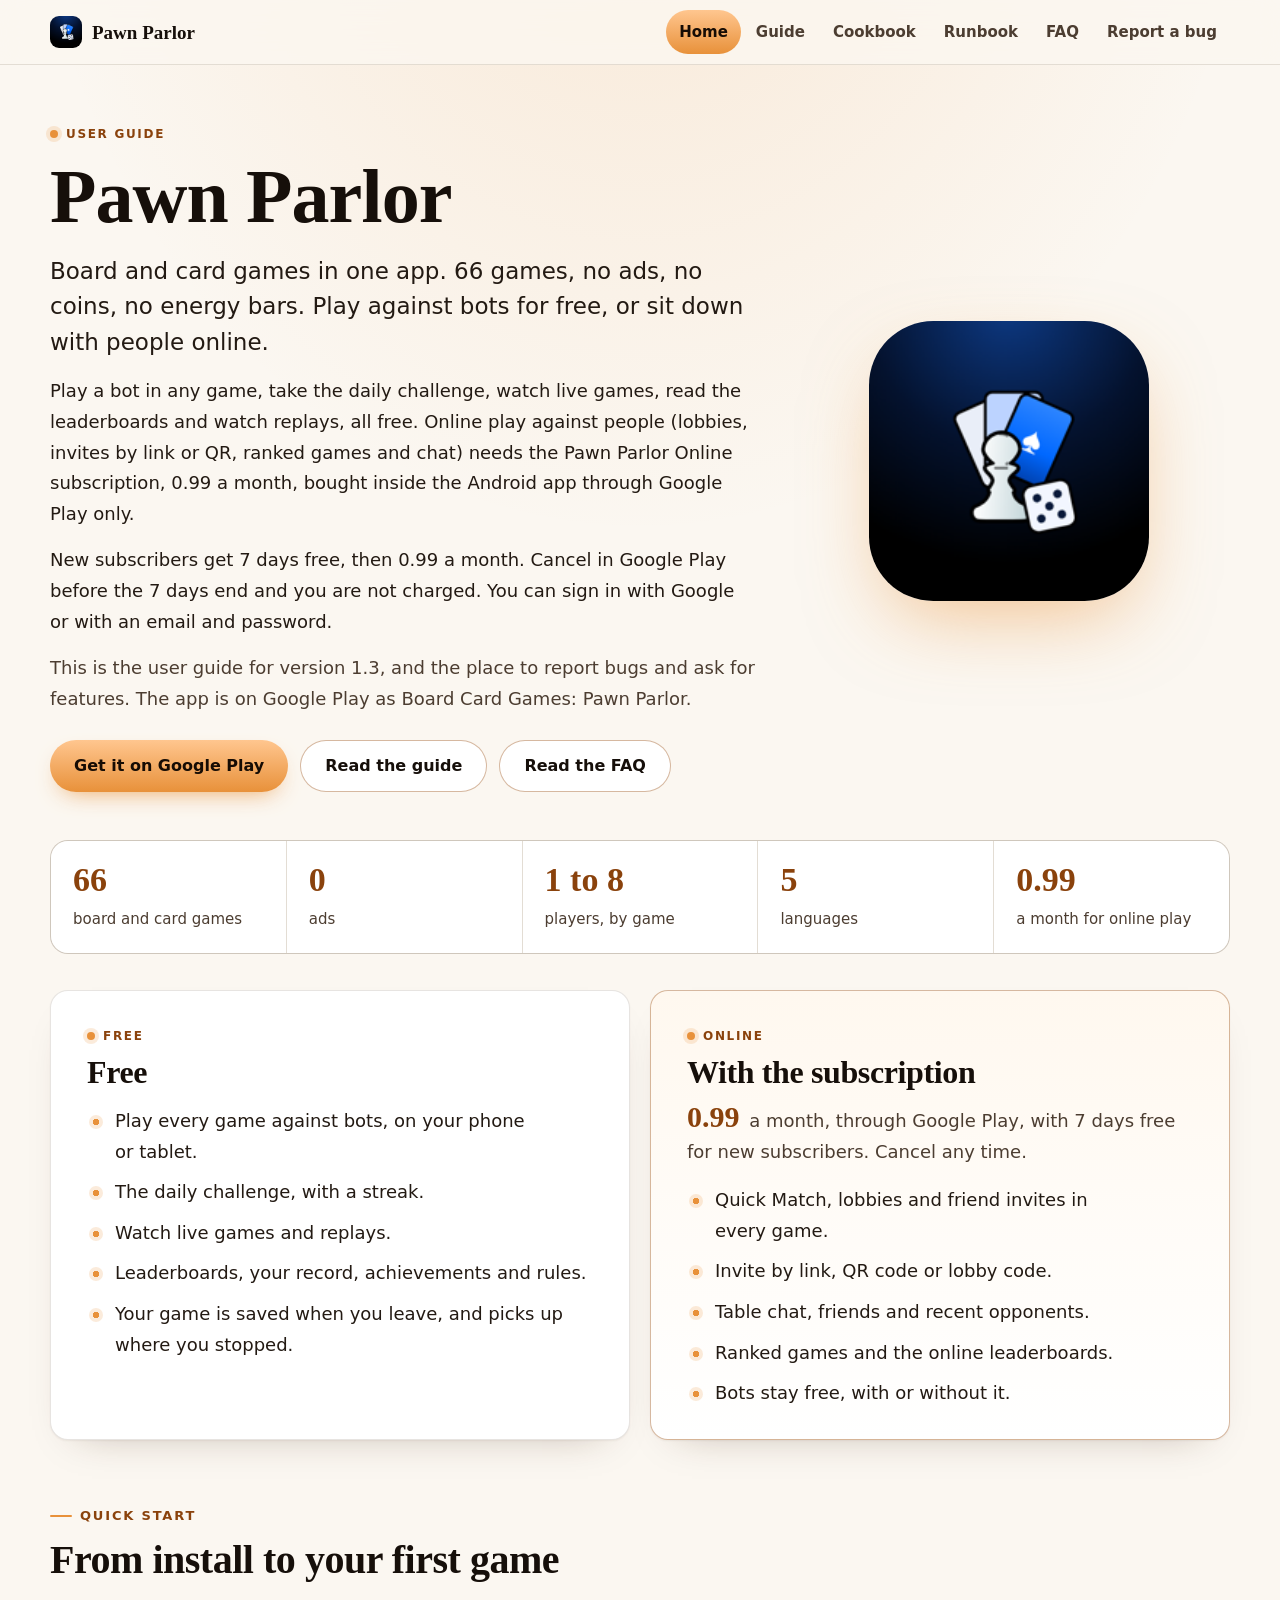
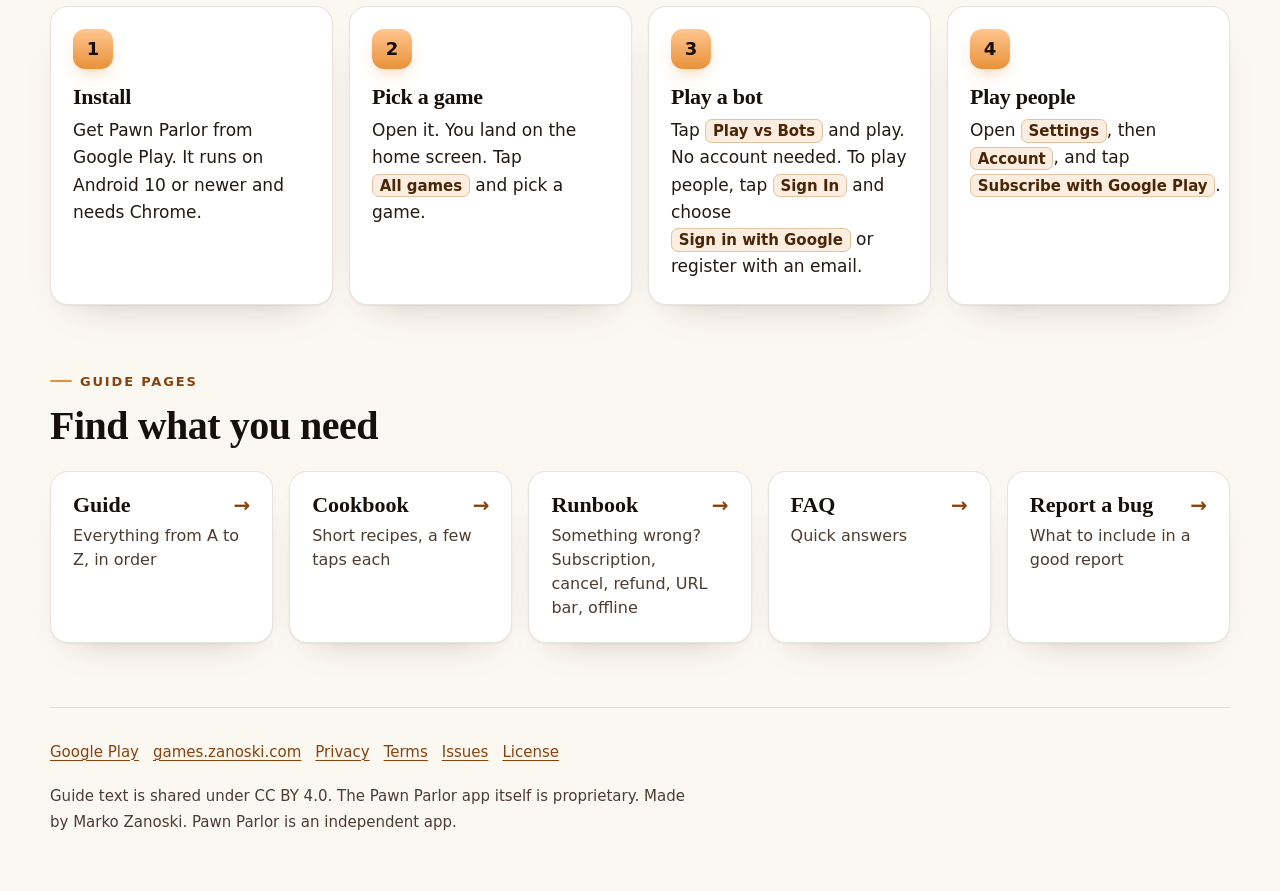
<file: docs/index.html>
<!doctype html>
<html lang="en">
<head>
<meta charset="utf-8">
<meta name="viewport" content="width=device-width, initial-scale=1">
<title>Pawn Parlor user guide</title>
<meta name="description" content="The user guide for Pawn Parlor: 66 board and card games, free against bots, online play by subscription.">
<meta name="theme-color" content="#0b0b0c">
<meta property="og:title" content="Pawn Parlor user guide">
<meta property="og:description" content="The user guide for Pawn Parlor: 66 board and card games, free against bots, online play by subscription.">
<meta property="og:image" content="img/icon-192.png">
<link rel="icon" type="image/png" href="img/icon-192.png">
<link rel="stylesheet" href="style.css">
</head>
<body>
<a class="skip" href="#main">Skip to content</a>
<header class="bar">
  <a class="brand" href="index.html"><img src="img/icon-192.png" alt="" width="30" height="30"><span>Pawn Parlor</span></a>
  <nav class="nav" aria-label="Guide pages"><ul><li><a href="index.html" aria-current="page">Home</a></li><li><a href="guide.html">Guide</a></li><li><a href="cookbook.html">Cookbook</a></li><li><a href="runbook.html">Runbook</a></li><li><a href="faq.html">FAQ</a></li><li><a href="report.html">Report a bug</a></li></ul></nav>
</header>
<div class="wrap">
<main id="main">
<section class="hero" aria-labelledby="hero-h">
  <div class="tile">
    <div class="title" aria-hidden="true">user guide</div>
    <h1 id="hero-h">Pawn Parlor</h1>
    <div class="underline" aria-hidden="true"></div>
    <p class="lede">Board and card games in one app. 66 games, no ads, no coins, no energy bars. Play against bots for free, or sit down with people online.</p>
    <p>Play a bot in any game, take the daily challenge, watch live games, read the leaderboards and watch replays, all free. Online play against people (lobbies, invites by link or QR, ranked games and chat) needs the Pawn Parlor Online subscription, 0.99 a month, bought inside the Android app through Google Play only.</p>
    <p>New subscribers get 7 days free, then 0.99 a month. Cancel in Google Play before the 7 days end and you are not charged. You can sign in with Google or with an email and password.</p>
    <p class="dim">This is the user guide for version 1.3, and the place to report bugs and ask for features. The app is on Google Play as Board Card Games: Pawn Parlor.</p>
    <div class="actions">
      <a class="btn" href="https://play.google.com/store/apps/details?id=com.zanoshky.pawnparlor">Get it on Google Play</a>
      <a class="btn ghost" href="guide.html">Read the guide</a>
      <a class="btn ghost" href="faq.html">Read the FAQ</a>
    </div>
  </div>
  <div><img class="icon" src="img/icon-192.png" width="192" height="192" alt="The Pawn Parlor icon: a pawn, a fan of cards and a die in black and blue."></div>
</section>

<section aria-label="Pawn Parlor in numbers">
<ul class="stats">
  <li><b>66</b><span>board and card games</span></li>
  <li><b>0</b><span>ads</span></li>
  <li><b>1 to 8</b><span>players, by game</span></li>
  <li><b>5</b><span>languages</span></li>
  <li><b>0.99</b><span>a month for online play</span></li>
</ul>
</section>

<div class="tiles">
<section class="tile" id="free" aria-labelledby="free-h"><div class="title" aria-hidden="true">free</div><h2 id="free-h">Free</h2>
<ul class="dots"><li>Play every game against bots, on your phone or tablet.</li><li>The daily challenge, with a streak.</li><li>Watch live games and replays.</li><li>Leaderboards, your record, achievements and rules.</li><li>Your game is saved when you leave, and picks up where you stopped.</li></ul>
</section>

<section class="tile" id="online" aria-labelledby="online-h"><div class="title" aria-hidden="true">online</div><h2 id="online-h">With the subscription</h2><p class="price"><b>0.99</b> a month, through Google Play, with 7 days free for new subscribers. Cancel any time.</p>
<ul class="dots"><li>Quick Match, lobbies and friend invites in every game.</li><li>Invite by link, QR code or lobby code.</li><li>Table chat, friends and recent opponents.</li><li>Ranked games and the online leaderboards.</li><li>Bots stay free, with or without it.</li></ul>
</section>

</div>

<section class="band" id="start" aria-labelledby="start-h">
<div class="eyebrow">Quick start</div>
<h2 id="start-h">From install to your first game</h2>
<ol class="cards4">
<li><span class="k">1</span><h3>Install</h3><p>Get Pawn Parlor from Google Play. It runs on Android 10 or newer and needs Chrome.</p></li>
<li><span class="k">2</span><h3>Pick a game</h3><p>Open it. You land on the home screen. Tap <code>All games</code> and pick a game.</p></li>
<li><span class="k">3</span><h3>Play a bot</h3><p>Tap <code>Play vs Bots</code> and play. No account needed. To play people, tap <code>Sign In</code> and choose <code>Sign in with Google</code> or register with an email.</p></li>
<li><span class="k">4</span><h3>Play people</h3><p>Open <code>Settings</code>, then <code>Account</code>, and tap <code>Subscribe with Google Play</code>.</p></li>
</ol>
</section>

<section class="band" id="pages" aria-labelledby="pages-h">
<div class="eyebrow">Guide pages</div>
<h2 id="pages-h">Find what you need</h2>
<ul class="linkcards">
<li><a href="guide.html"><b>Guide</b><span>Everything from A to Z, in order</span></a></li>
<li><a href="cookbook.html"><b>Cookbook</b><span>Short recipes, a few taps each</span></a></li>
<li><a href="runbook.html"><b>Runbook</b><span>Something wrong? Subscription, cancel, refund, URL bar, offline</span></a></li>
<li><a href="faq.html"><b>FAQ</b><span>Quick answers</span></a></li>
<li><a href="report.html"><b>Report a bug</b><span>What to include in a good report</span></a></li>
</ul>
</section>

</main>
<footer>
  <div class="tile quiet">
  <ul>
    <li><a href="https://play.google.com/store/apps/details?id=com.zanoshky.pawnparlor">Google Play</a></li>
    <li><a href="https://games.zanoski.com">games.zanoski.com</a></li>
    <li><a href="https://games.zanoski.com/privacy">Privacy</a></li>
    <li><a href="https://games.zanoski.com/terms">Terms</a></li>
    <li><a href="https://github.com/Zanoshky/pawn-parlor-app/issues">Issues</a></li>
    <li><a href="https://github.com/Zanoshky/pawn-parlor-app/blob/main/LICENSE">License</a></li>
  </ul>
  <p>Guide text is shared under CC BY 4.0. The Pawn Parlor app itself is proprietary. Made by Marko Zanoski. Pawn Parlor is an independent app.</p>
  </div>
</footer>
</div>
</body>
</html>
</file>
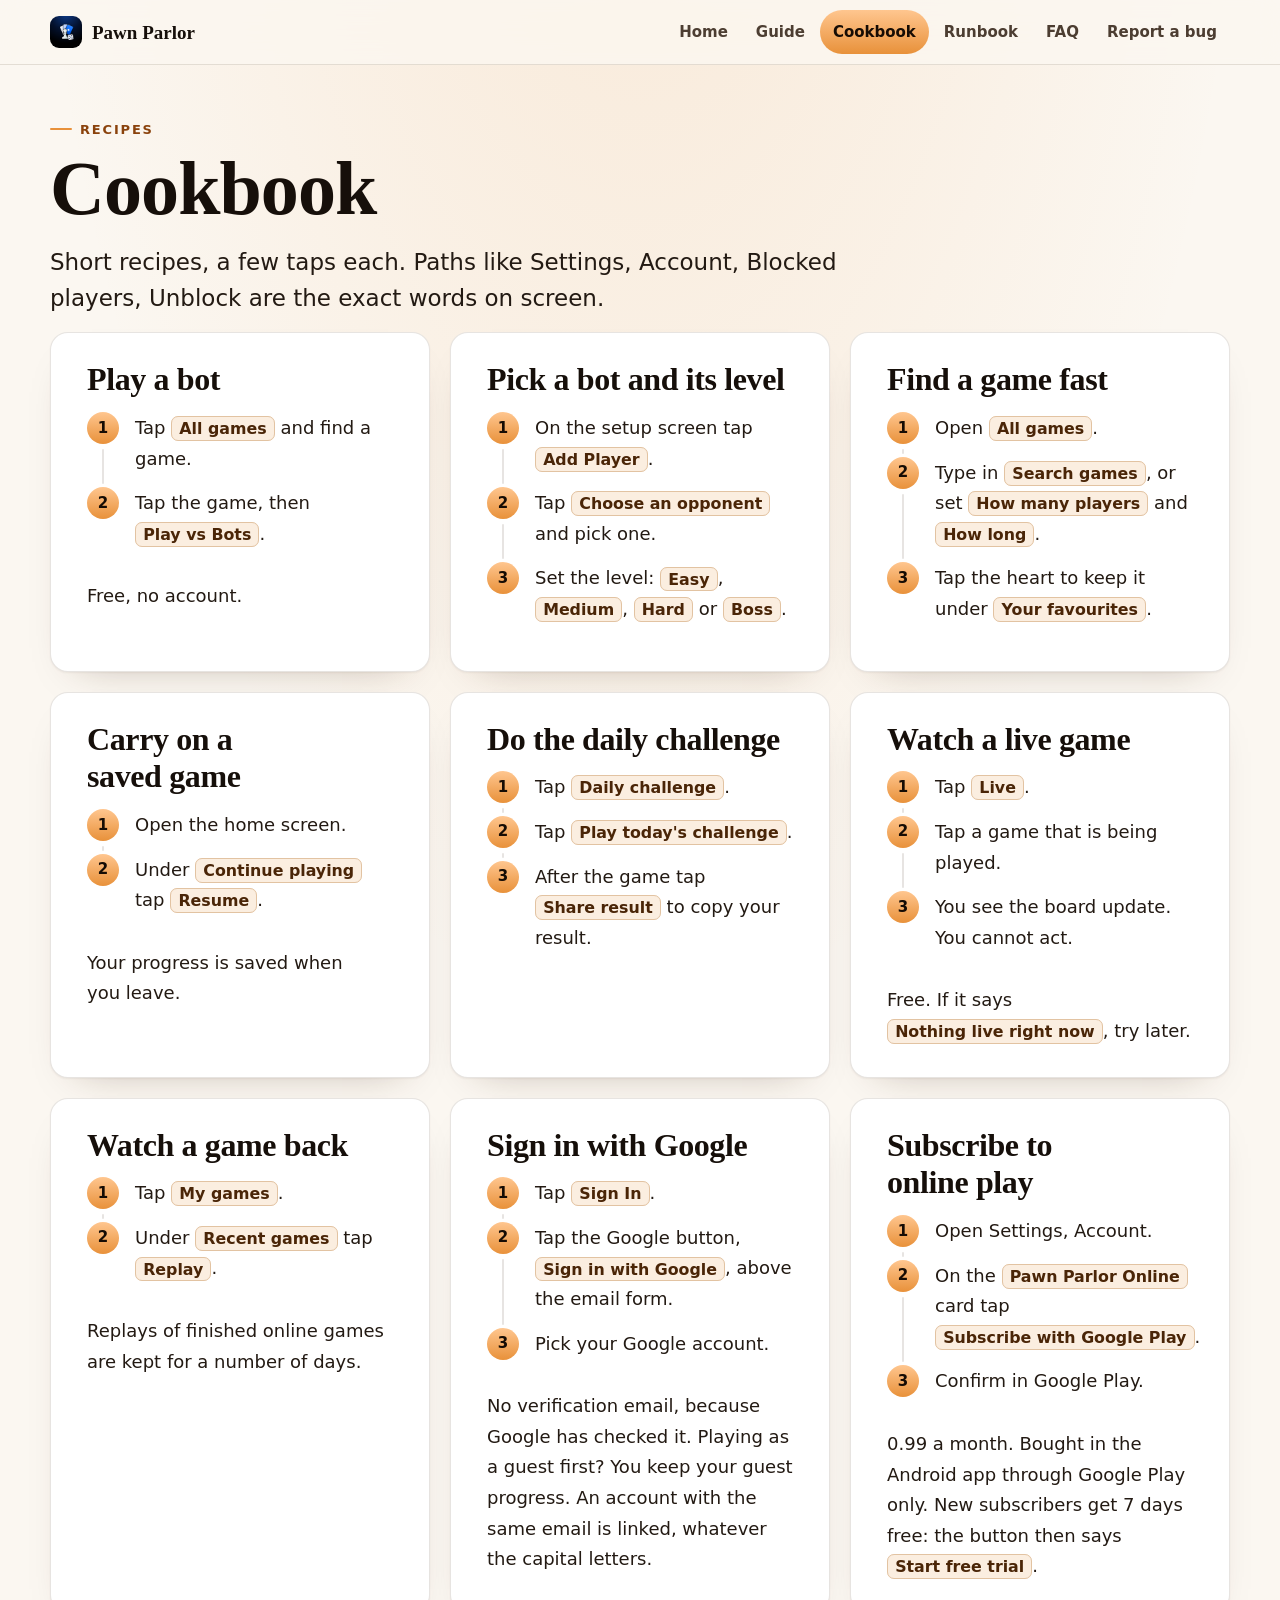
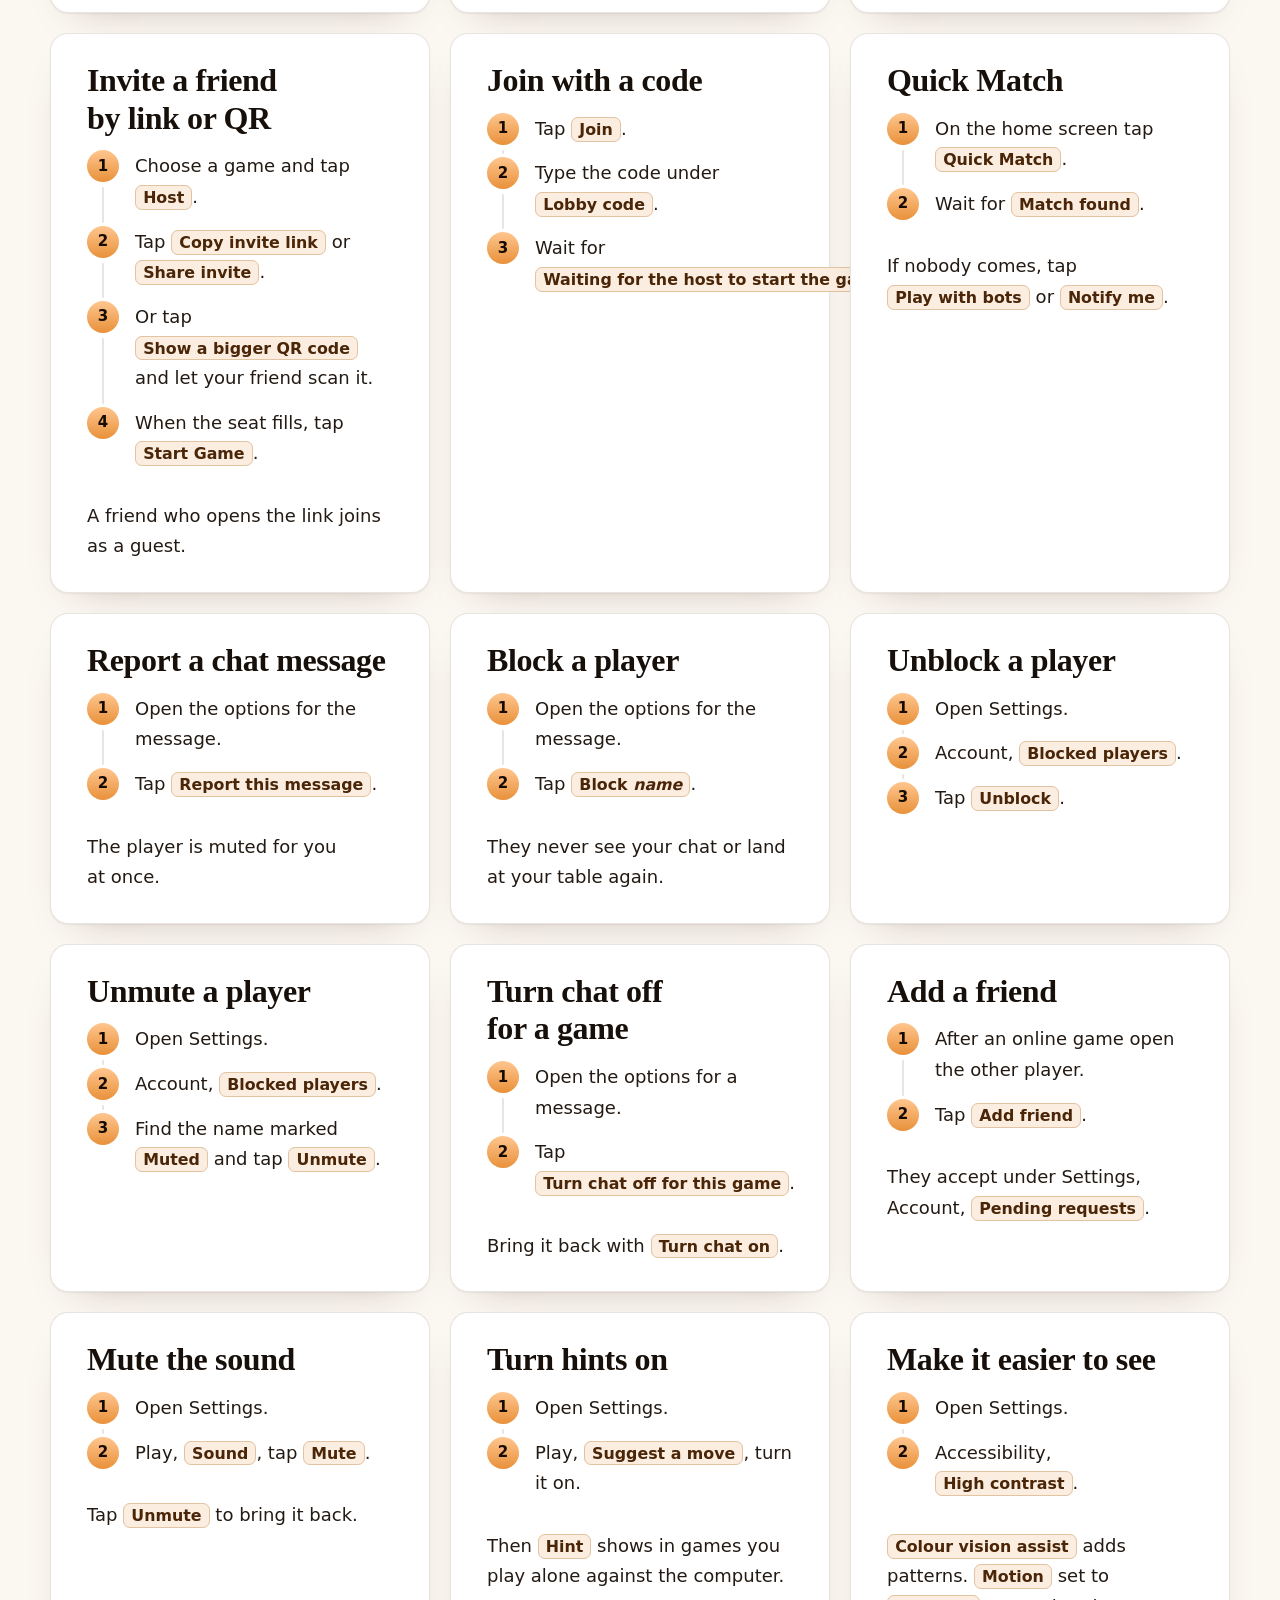
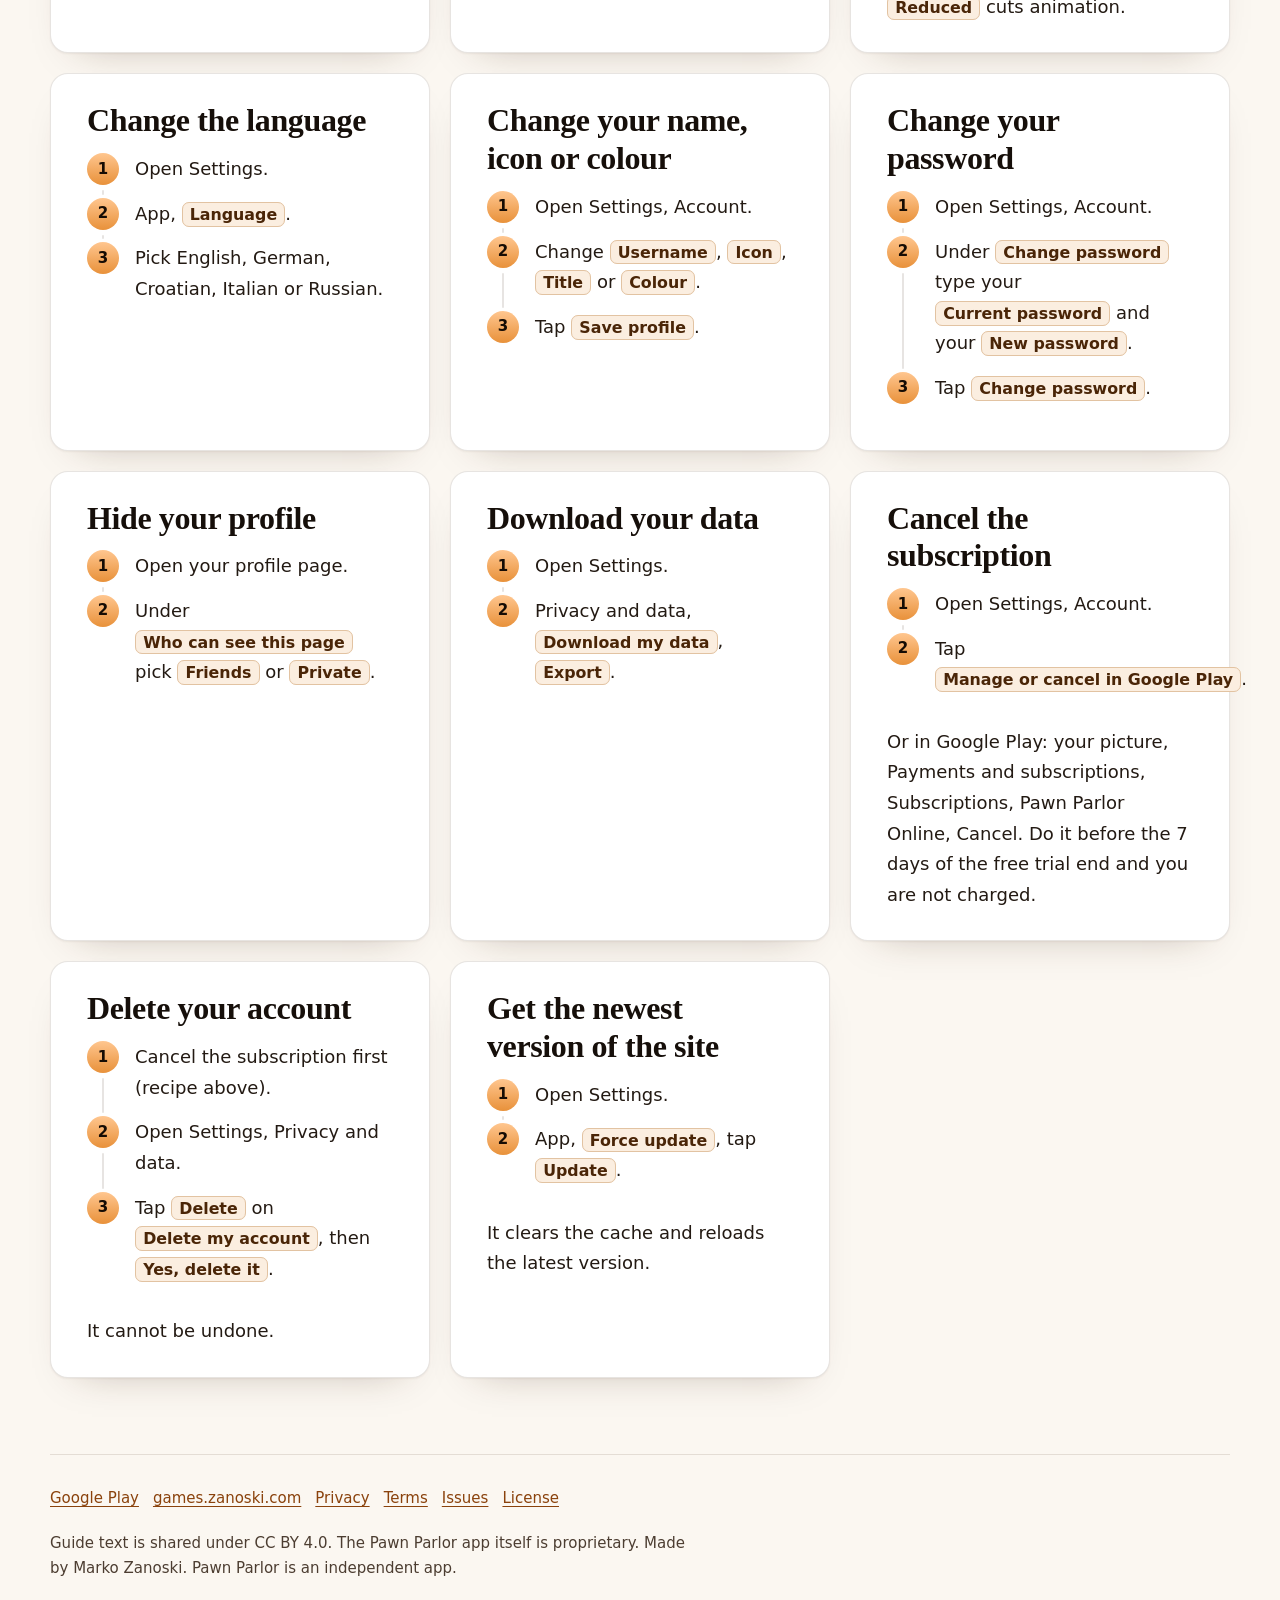
<file: docs/cookbook.html>
<!doctype html>
<html lang="en">
<head>
<meta charset="utf-8">
<meta name="viewport" content="width=device-width, initial-scale=1">
<title>Cookbook · Pawn Parlor user guide</title>
<meta name="description" content="Short recipes for Pawn Parlor, a few taps each.">
<meta name="theme-color" content="#0b0b0c">
<meta property="og:title" content="Cookbook · Pawn Parlor user guide">
<meta property="og:description" content="Short recipes for Pawn Parlor, a few taps each.">
<meta property="og:image" content="img/icon-192.png">
<link rel="icon" type="image/png" href="img/icon-192.png">
<link rel="stylesheet" href="style.css">
</head>
<body>
<a class="skip" href="#main">Skip to content</a>
<header class="bar">
  <a class="brand" href="index.html"><img src="img/icon-192.png" alt="" width="30" height="30"><span>Pawn Parlor</span></a>
  <nav class="nav" aria-label="Guide pages"><ul><li><a href="index.html">Home</a></li><li><a href="guide.html">Guide</a></li><li><a href="cookbook.html" aria-current="page">Cookbook</a></li><li><a href="runbook.html">Runbook</a></li><li><a href="faq.html">FAQ</a></li><li><a href="report.html">Report a bug</a></li></ul></nav>
</header>
<div class="wrap">
<main id="main">
<div class="eyebrow">Recipes</div>
<h1>Cookbook</h1>
<div class="underline" aria-hidden="true"></div>
<p class="lede">Short recipes, a few taps each. Paths like Settings, Account, Blocked players, Unblock are the exact words on screen.</p>
<div class="tiles">
<section class="tile" id="bot" aria-labelledby="bot-h"><h2 id="bot-h">Play a bot</h2>
<ol class="steps"><li>Tap <code>All games</code> and find a game.</li><li>Tap the game, then <code>Play vs Bots</code>.</li></ol><p>Free, no account.</p>
</section>
<section class="tile" id="level" aria-labelledby="level-h"><h2 id="level-h">Pick a bot and its level</h2>
<ol class="steps"><li>On the setup screen tap <code>Add Player</code>.</li><li>Tap <code>Choose an opponent</code> and pick one.</li><li>Set the level: <code>Easy</code>, <code>Medium</code>, <code>Hard</code> or <code>Boss</code>.</li></ol>
</section>
<section class="tile" id="find" aria-labelledby="find-h"><h2 id="find-h">Find a game fast</h2>
<ol class="steps"><li>Open <code>All games</code>.</li><li>Type in <code>Search games</code>, or set <code>How many players</code> and <code>How long</code>.</li><li>Tap the heart to keep it under <code>Your favourites</code>.</li></ol>
</section>
<section class="tile" id="resume" aria-labelledby="resume-h"><h2 id="resume-h">Carry on a saved game</h2>
<ol class="steps"><li>Open the home screen.</li><li>Under <code>Continue playing</code> tap <code>Resume</code>.</li></ol><p>Your progress is saved when you leave.</p>
</section>
<section class="tile" id="daily" aria-labelledby="daily-h"><h2 id="daily-h">Do the daily challenge</h2>
<ol class="steps"><li>Tap <code>Daily challenge</code>.</li><li>Tap <code>Play today's challenge</code>.</li><li>After the game tap <code>Share result</code> to copy your result.</li></ol>
</section>
<section class="tile" id="watch" aria-labelledby="watch-h"><h2 id="watch-h">Watch a live game</h2>
<ol class="steps"><li>Tap <code>Live</code>.</li><li>Tap a game that is being played.</li><li>You see the board update. You cannot act.</li></ol><p>Free. If it says <code>Nothing live right now</code>, try later.</p>
</section>
<section class="tile" id="replay" aria-labelledby="replay-h"><h2 id="replay-h">Watch a game back</h2>
<ol class="steps"><li>Tap <code>My games</code>.</li><li>Under <code>Recent games</code> tap <code>Replay</code>.</li></ol><p>Replays of finished online games are kept for a number of days.</p>
</section>
<section class="tile" id="google" aria-labelledby="google-h"><h2 id="google-h">Sign in with Google</h2>
<ol class="steps"><li>Tap <code>Sign In</code>.</li><li>Tap the Google button, <code>Sign in with Google</code>, above the email form.</li><li>Pick your Google account.</li></ol><p>No verification email, because Google has checked it. Playing as a guest first? You keep your guest progress. An account with the same email is linked, whatever the capital letters.</p>
</section>
<section class="tile" id="sub" aria-labelledby="sub-h"><h2 id="sub-h">Subscribe to online play</h2>
<ol class="steps"><li>Open Settings, Account.</li><li>On the <code>Pawn Parlor Online</code> card tap <code>Subscribe with Google Play</code>.</li><li>Confirm in Google Play.</li></ol><p>0.99 a month. Bought in the Android app through Google Play only. New subscribers get 7 days free: the button then says <code>Start free trial</code>.</p>
</section>
<section class="tile" id="invite" aria-labelledby="invite-h"><h2 id="invite-h">Invite a friend by link or QR</h2>
<ol class="steps"><li>Choose a game and tap <code>Host</code>.</li><li>Tap <code>Copy invite link</code> or <code>Share invite</code>.</li><li>Or tap <code>Show a bigger QR code</code> and let your friend scan it.</li><li>When the seat fills, tap <code>Start Game</code>.</li></ol><p>A friend who opens the link joins as a guest.</p>
</section>
<section class="tile" id="code" aria-labelledby="code-h"><h2 id="code-h">Join with a code</h2>
<ol class="steps"><li>Tap <code>Join</code>.</li><li>Type the code under <code>Lobby code</code>.</li><li>Wait for <code>Waiting for the host to start the game...</code>.</li></ol>
</section>
<section class="tile" id="quick" aria-labelledby="quick-h"><h2 id="quick-h">Quick Match</h2>
<ol class="steps"><li>On the home screen tap <code>Quick Match</code>.</li><li>Wait for <code>Match found</code>.</li></ol><p>If nobody comes, tap <code>Play with bots</code> or <code>Notify me</code>.</p>
</section>
<section class="tile" id="report" aria-labelledby="report-h"><h2 id="report-h">Report a chat message</h2>
<ol class="steps"><li>Open the options for the message.</li><li>Tap <code>Report this message</code>.</li></ol><p>The player is muted for you at once.</p>
</section>
<section class="tile" id="block" aria-labelledby="block-h"><h2 id="block-h">Block a player</h2>
<ol class="steps"><li>Open the options for the message.</li><li>Tap <code>Block <i>name</i></code>.</li></ol><p>They never see your chat or land at your table again.</p>
</section>
<section class="tile" id="unblock" aria-labelledby="unblock-h"><h2 id="unblock-h">Unblock a player</h2>
<ol class="steps"><li>Open Settings.</li><li>Account, <code>Blocked players</code>.</li><li>Tap <code>Unblock</code>.</li></ol>
</section>
<section class="tile" id="unmute" aria-labelledby="unmute-h"><h2 id="unmute-h">Unmute a player</h2>
<ol class="steps"><li>Open Settings.</li><li>Account, <code>Blocked players</code>.</li><li>Find the name marked <code>Muted</code> and tap <code>Unmute</code>.</li></ol>
</section>
<section class="tile" id="chatoff" aria-labelledby="chatoff-h"><h2 id="chatoff-h">Turn chat off for a game</h2>
<ol class="steps"><li>Open the options for a message.</li><li>Tap <code>Turn chat off for this game</code>.</li></ol><p>Bring it back with <code>Turn chat on</code>.</p>
</section>
<section class="tile" id="friend" aria-labelledby="friend-h"><h2 id="friend-h">Add a friend</h2>
<ol class="steps"><li>After an online game open the other player.</li><li>Tap <code>Add friend</code>.</li></ol><p>They accept under Settings, Account, <code>Pending requests</code>.</p>
</section>
<section class="tile" id="sound" aria-labelledby="sound-h"><h2 id="sound-h">Mute the sound</h2>
<ol class="steps"><li>Open Settings.</li><li>Play, <code>Sound</code>, tap <code>Mute</code>.</li></ol><p>Tap <code>Unmute</code> to bring it back.</p>
</section>
<section class="tile" id="hint" aria-labelledby="hint-h"><h2 id="hint-h">Turn hints on</h2>
<ol class="steps"><li>Open Settings.</li><li>Play, <code>Suggest a move</code>, turn it on.</li></ol><p>Then <code>Hint</code> shows in games you play alone against the computer.</p>
</section>
<section class="tile" id="contrast" aria-labelledby="contrast-h"><h2 id="contrast-h">Make it easier to see</h2>
<ol class="steps"><li>Open Settings.</li><li>Accessibility, <code>High contrast</code>.</li></ol><p><code>Colour vision assist</code> adds patterns. <code>Motion</code> set to <code>Reduced</code> cuts animation.</p>
</section>
<section class="tile" id="lang" aria-labelledby="lang-h"><h2 id="lang-h">Change the language</h2>
<ol class="steps"><li>Open Settings.</li><li>App, <code>Language</code>.</li><li>Pick English, German, Croatian, Italian or Russian.</li></ol>
</section>
<section class="tile" id="profile" aria-labelledby="profile-h"><h2 id="profile-h">Change your name, icon or colour</h2>
<ol class="steps"><li>Open Settings, Account.</li><li>Change <code>Username</code>, <code>Icon</code>, <code>Title</code> or <code>Colour</code>.</li><li>Tap <code>Save profile</code>.</li></ol>
</section>
<section class="tile" id="pass" aria-labelledby="pass-h"><h2 id="pass-h">Change your password</h2>
<ol class="steps"><li>Open Settings, Account.</li><li>Under <code>Change password</code> type your <code>Current password</code> and your <code>New password</code>.</li><li>Tap <code>Change password</code>.</li></ol>
</section>
<section class="tile" id="private" aria-labelledby="private-h"><h2 id="private-h">Hide your profile</h2>
<ol class="steps"><li>Open your profile page.</li><li>Under <code>Who can see this page</code> pick <code>Friends</code> or <code>Private</code>.</li></ol>
</section>
<section class="tile" id="export" aria-labelledby="export-h"><h2 id="export-h">Download your data</h2>
<ol class="steps"><li>Open Settings.</li><li>Privacy and data, <code>Download my data</code>, <code>Export</code>.</li></ol>
</section>
<section class="tile" id="cancel" aria-labelledby="cancel-h"><h2 id="cancel-h">Cancel the subscription</h2>
<ol class="steps"><li>Open Settings, Account.</li><li>Tap <code>Manage or cancel in Google Play</code>.</li></ol><p>Or in Google Play: your picture, Payments and subscriptions, Subscriptions, Pawn Parlor Online, Cancel. Do it before the 7 days of the free trial end and you are not charged.</p>
</section>
<section class="tile" id="delete" aria-labelledby="delete-h"><h2 id="delete-h">Delete your account</h2>
<ol class="steps"><li>Cancel the subscription first (recipe above).</li><li>Open Settings, Privacy and data.</li><li>Tap <code>Delete</code> on <code>Delete my account</code>, then <code>Yes, delete it</code>.</li></ol><p>It cannot be undone.</p>
</section>
<section class="tile" id="update" aria-labelledby="update-h"><h2 id="update-h">Get the newest version of the site</h2>
<ol class="steps"><li>Open Settings.</li><li>App, <code>Force update</code>, tap <code>Update</code>.</li></ol><p>It clears the cache and reloads the latest version.</p>
</section>
</div>

</main>
<footer>
  <div class="tile quiet">
  <ul>
    <li><a href="https://play.google.com/store/apps/details?id=com.zanoshky.pawnparlor">Google Play</a></li>
    <li><a href="https://games.zanoski.com">games.zanoski.com</a></li>
    <li><a href="https://games.zanoski.com/privacy">Privacy</a></li>
    <li><a href="https://games.zanoski.com/terms">Terms</a></li>
    <li><a href="https://github.com/Zanoshky/pawn-parlor-app/issues">Issues</a></li>
    <li><a href="https://github.com/Zanoshky/pawn-parlor-app/blob/main/LICENSE">License</a></li>
  </ul>
  <p>Guide text is shared under CC BY 4.0. The Pawn Parlor app itself is proprietary. Made by Marko Zanoski. Pawn Parlor is an independent app.</p>
  </div>
</footer>
</div>
</body>
</html>
</file>
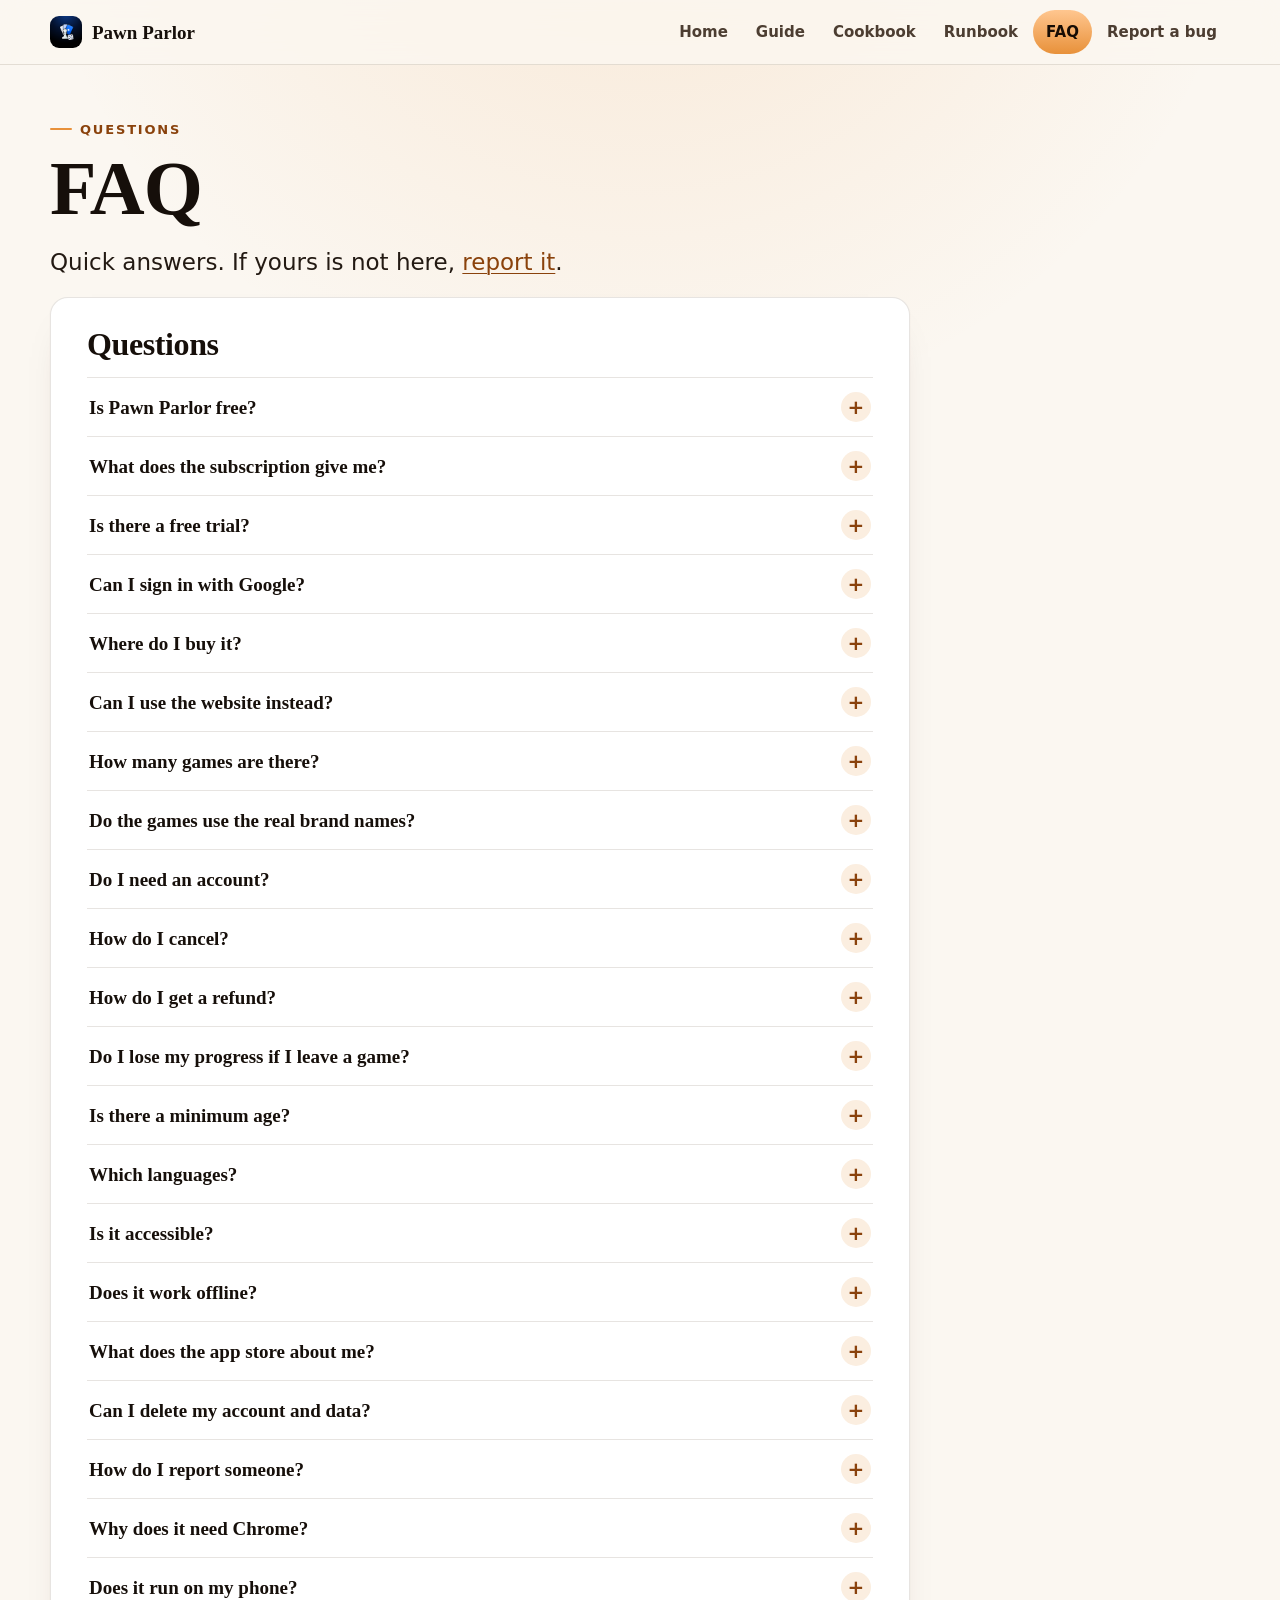
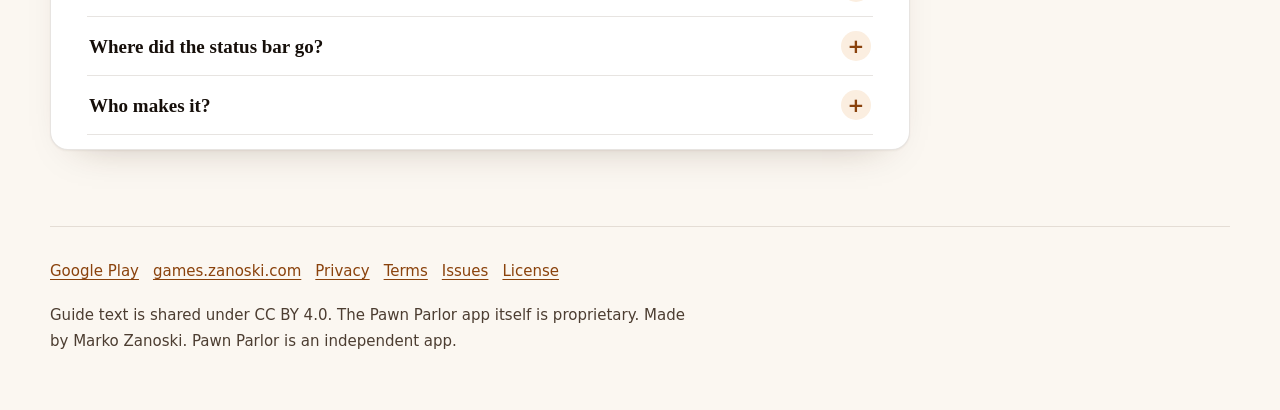
<file: docs/faq.html>
<!doctype html>
<html lang="en">
<head>
<meta charset="utf-8">
<meta name="viewport" content="width=device-width, initial-scale=1">
<title>FAQ · Pawn Parlor user guide</title>
<meta name="description" content="Quick answers about Pawn Parlor: price, the free trial, the subscription, Google sign in, accounts, safety and your data.">
<meta name="theme-color" content="#0b0b0c">
<meta property="og:title" content="FAQ · Pawn Parlor user guide">
<meta property="og:description" content="Quick answers about Pawn Parlor: price, the free trial, the subscription, Google sign in, accounts, safety and your data.">
<meta property="og:image" content="img/icon-192.png">
<link rel="icon" type="image/png" href="img/icon-192.png">
<link rel="stylesheet" href="style.css">
</head>
<body>
<a class="skip" href="#main">Skip to content</a>
<header class="bar">
  <a class="brand" href="index.html"><img src="img/icon-192.png" alt="" width="30" height="30"><span>Pawn Parlor</span></a>
  <nav class="nav" aria-label="Guide pages"><ul><li><a href="index.html">Home</a></li><li><a href="guide.html">Guide</a></li><li><a href="cookbook.html">Cookbook</a></li><li><a href="runbook.html">Runbook</a></li><li><a href="faq.html" aria-current="page">FAQ</a></li><li><a href="report.html">Report a bug</a></li></ul></nav>
</header>
<div class="wrap">
<main id="main">
<div class="eyebrow">Questions</div>
<h1>FAQ</h1>
<div class="underline" aria-hidden="true"></div>
<p class="lede">Quick answers. If yours is not here, <a href="report.html">report it</a>.</p>
<div class="tiles one">
<section class="tile" id="questions" aria-labelledby="questions-h"><h2 id="questions-h">Questions</h2>
<details><summary>Is Pawn Parlor free?</summary><div><p>The app is free to install. Playing against bots is free, and so are the daily challenge, live games, leaderboards and replays. Online play against people needs the Pawn Parlor Online subscription, 0.99 a month, with 7 days free for new subscribers. There are no ads.</p></div></details><details><summary>What does the subscription give me?</summary><div><p>Quick Match, lobbies, invites by link or QR, ranked games, chat, friends and the online leaderboards. See <a href="guide.html#online">online play</a>.</p></div></details><details><summary>Is there a free trial?</summary><div><p>Yes. New subscribers to Pawn Parlor Online get 7 days free, then the monthly price. Cancel in Google Play before the 7 days end and you are not charged. The sheet says <code>Cancel any time in Google Play before the trial ends and you pay nothing.</code> See the <a href="guide.html#online">guide</a> and the <a href="runbook.html#cancel">runbook</a>.</p></div></details><details><summary>Can I sign in with Google?</summary><div><p>Yes. Tap <code>Sign In</code>, then <code>Sign in with Google</code>. If you were playing as a guest, you keep your guest progress. If an account with the same email already exists, whatever the capital letters, Google signs you into it, so you do not get a second account. See the <a href="guide.html#start">guide</a>.</p></div></details><details><summary>Where do I buy it?</summary><div><p>Inside the Android app, through Google Play only. The website does not sell anything.</p></div></details><details><summary>Can I use the website instead?</summary><div><p>The website, <a href="https://games.zanoski.com">games.zanoski.com</a>, stays free in a browser and sells nothing. The subscription is for the Android app.</p></div></details><details><summary>How many games are there?</summary><div><p>66, from 1 to 8 players. Open <code>All games</code> to search and filter.</p></div></details><details><summary>Do the games use the real brand names?</summary><div><p>No. The games have their own names, and the rules are the app's own.</p></div></details><details><summary>Do I need an account?</summary><div><p>Not for bots. For online play you need an account, and a verified email. Signing in with Google counts, because Google has checked your email. A friend who opens your invite link can join as a guest. Guests can play but not chat.</p></div></details><details><summary>How do I cancel?</summary><div><p>Settings, Account, <code>Manage or cancel in Google Play</code>. See the <a href="runbook.html#cancel">Runbook</a>.</p></div></details><details><summary>How do I get a refund?</summary><div><p>Ask Google Play within 48 hours, then email support@zanoski.com. If you cancel during the 7 day free trial you are not charged, so there is nothing to refund. See the <a href="runbook.html#refund">runbook</a>.</p></div></details><details><summary>Do I lose my progress if I leave a game?</summary><div><p>No. Your progress is saved. Tap <code>Resume</code> under <code>Continue playing</code>.</p></div></details><details><summary>Is there a minimum age?</summary><div><p>You must be 13 or older to make an account or to play online.</p></div></details><details><summary>Which languages?</summary><div><p>English, German, Croatian, Italian and Russian. Change it in Settings, App, <code>Language</code>.</p></div></details><details><summary>Is it accessible?</summary><div><p>There is <code>High contrast</code>, <code>Colour vision assist</code> and a <code>Motion</code> setting. Results use an icon and a word, never colour alone.</p></div></details><details><summary>Does it work offline?</summary><div><p>Bots do, after the first load. Online games need a connection. See the <a href="runbook.html#offline">runbook</a>.</p></div></details><details><summary>What does the app store about me?</summary><div><p>No cookies, no advertising, no trackers, nothing sold. See <a href="https://games.zanoski.com/privacy">the privacy page</a> and <a href="guide.html#privacy">the guide</a>.</p></div></details><details><summary>Can I delete my account and data?</summary><div><p>Yes. Settings, Privacy and data: <code>Download my data</code> and <code>Delete my account</code>. Cancel the subscription first. See <a href="guide.html#data">the guide</a>.</p></div></details><details><summary>How do I report someone?</summary><div><p>Open the options for the message and tap <code>Report this message</code>. Or <code>Block <i>name</i></code>. See <a href="guide.html#chat">chat and safety</a>.</p></div></details><details><summary>Why does it need Chrome?</summary><div><p>Pawn Parlor is a Trusted Web Activity of the website. It runs on Chrome, so keep Chrome updated. It opens in Chrome even when another browser is your default, because only Chrome can take the payment through Google Play.</p></div></details><details><summary>Does it run on my phone?</summary><div><p>Android 10 or newer, phones and tablets.</p></div></details><details><summary>Where did the status bar go?</summary><div><p>Since version 1.2 the games fill the whole screen. Swipe in from the top or bottom edge to see the status bar or the navigation buttons for a moment.</p></div></details><details><summary>Who makes it?</summary><div><p>Marko Zanoski, a private person in Austria. It is a personal project, not a company.</p></div></details>
</section>
</div>

</main>
<footer>
  <div class="tile quiet">
  <ul>
    <li><a href="https://play.google.com/store/apps/details?id=com.zanoshky.pawnparlor">Google Play</a></li>
    <li><a href="https://games.zanoski.com">games.zanoski.com</a></li>
    <li><a href="https://games.zanoski.com/privacy">Privacy</a></li>
    <li><a href="https://games.zanoski.com/terms">Terms</a></li>
    <li><a href="https://github.com/Zanoshky/pawn-parlor-app/issues">Issues</a></li>
    <li><a href="https://github.com/Zanoshky/pawn-parlor-app/blob/main/LICENSE">License</a></li>
  </ul>
  <p>Guide text is shared under CC BY 4.0. The Pawn Parlor app itself is proprietary. Made by Marko Zanoski. Pawn Parlor is an independent app.</p>
  </div>
</footer>
</div>
</body>
</html>
</file>
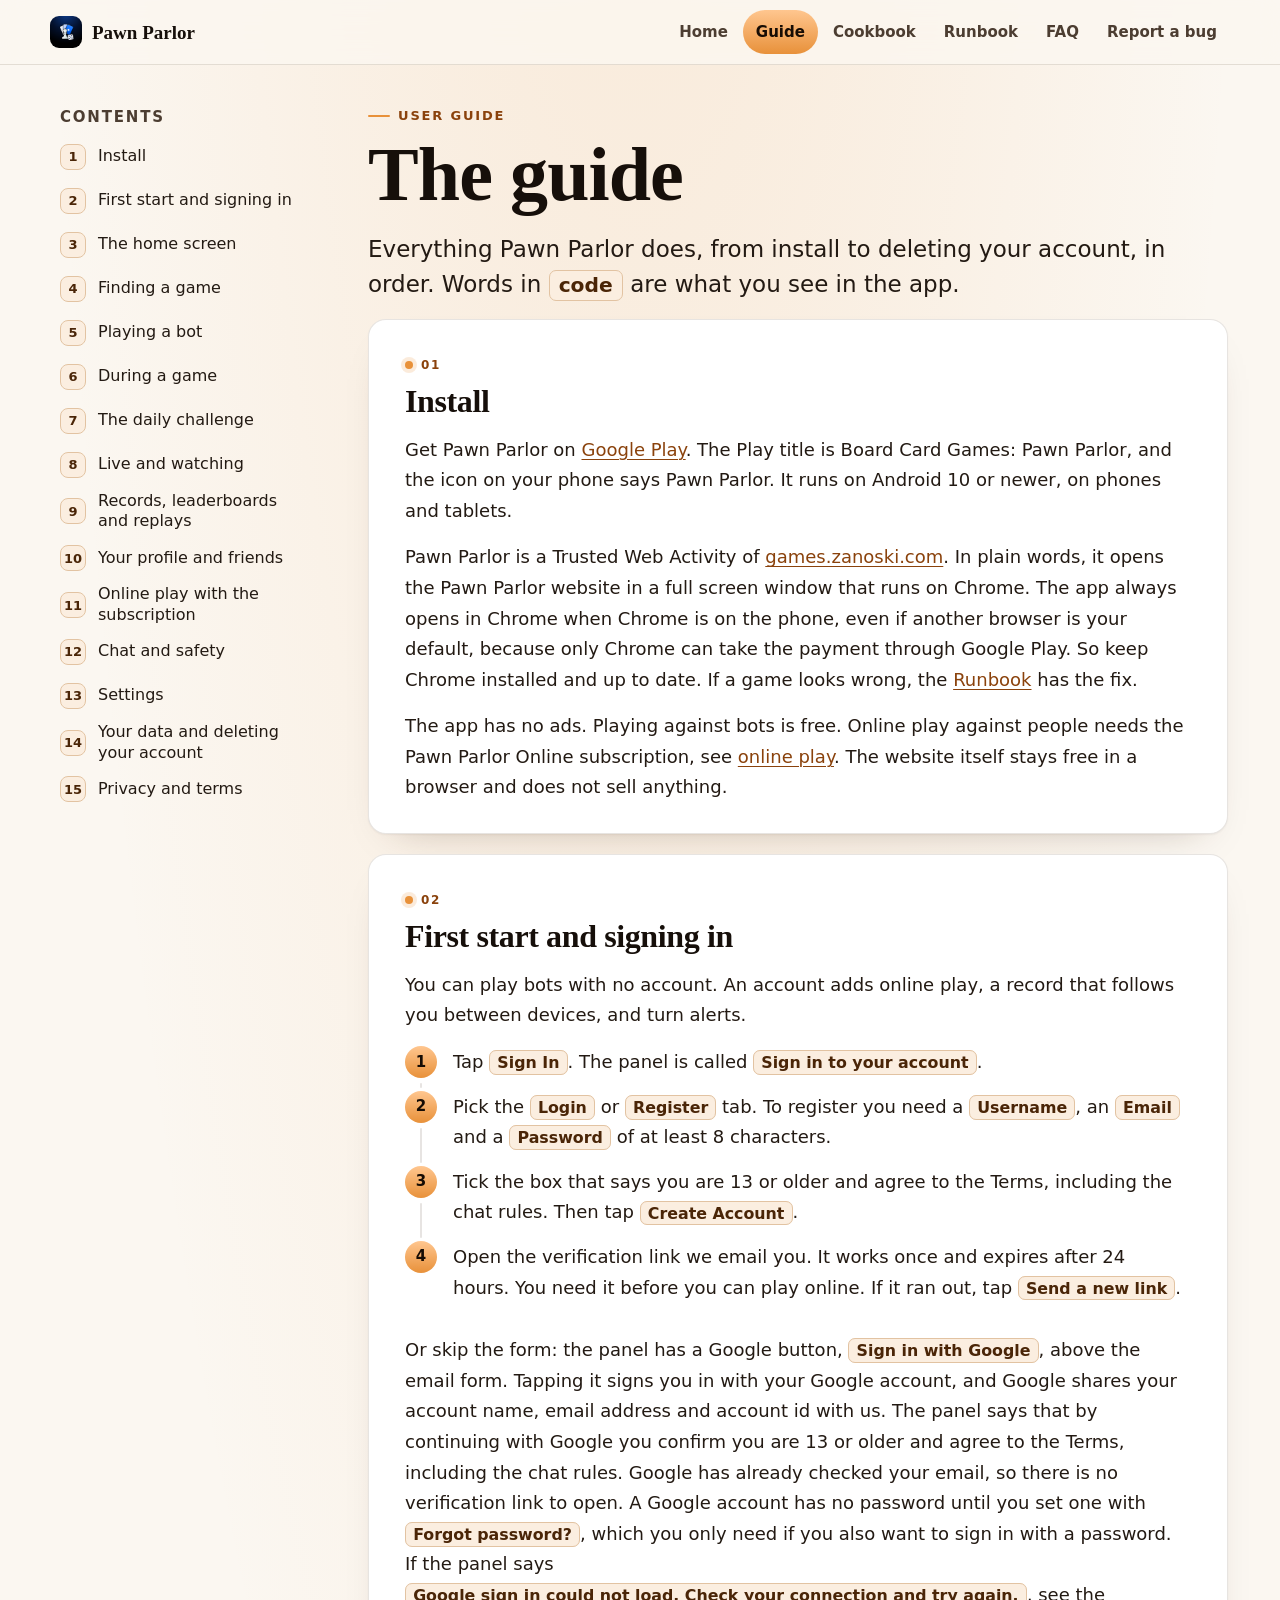
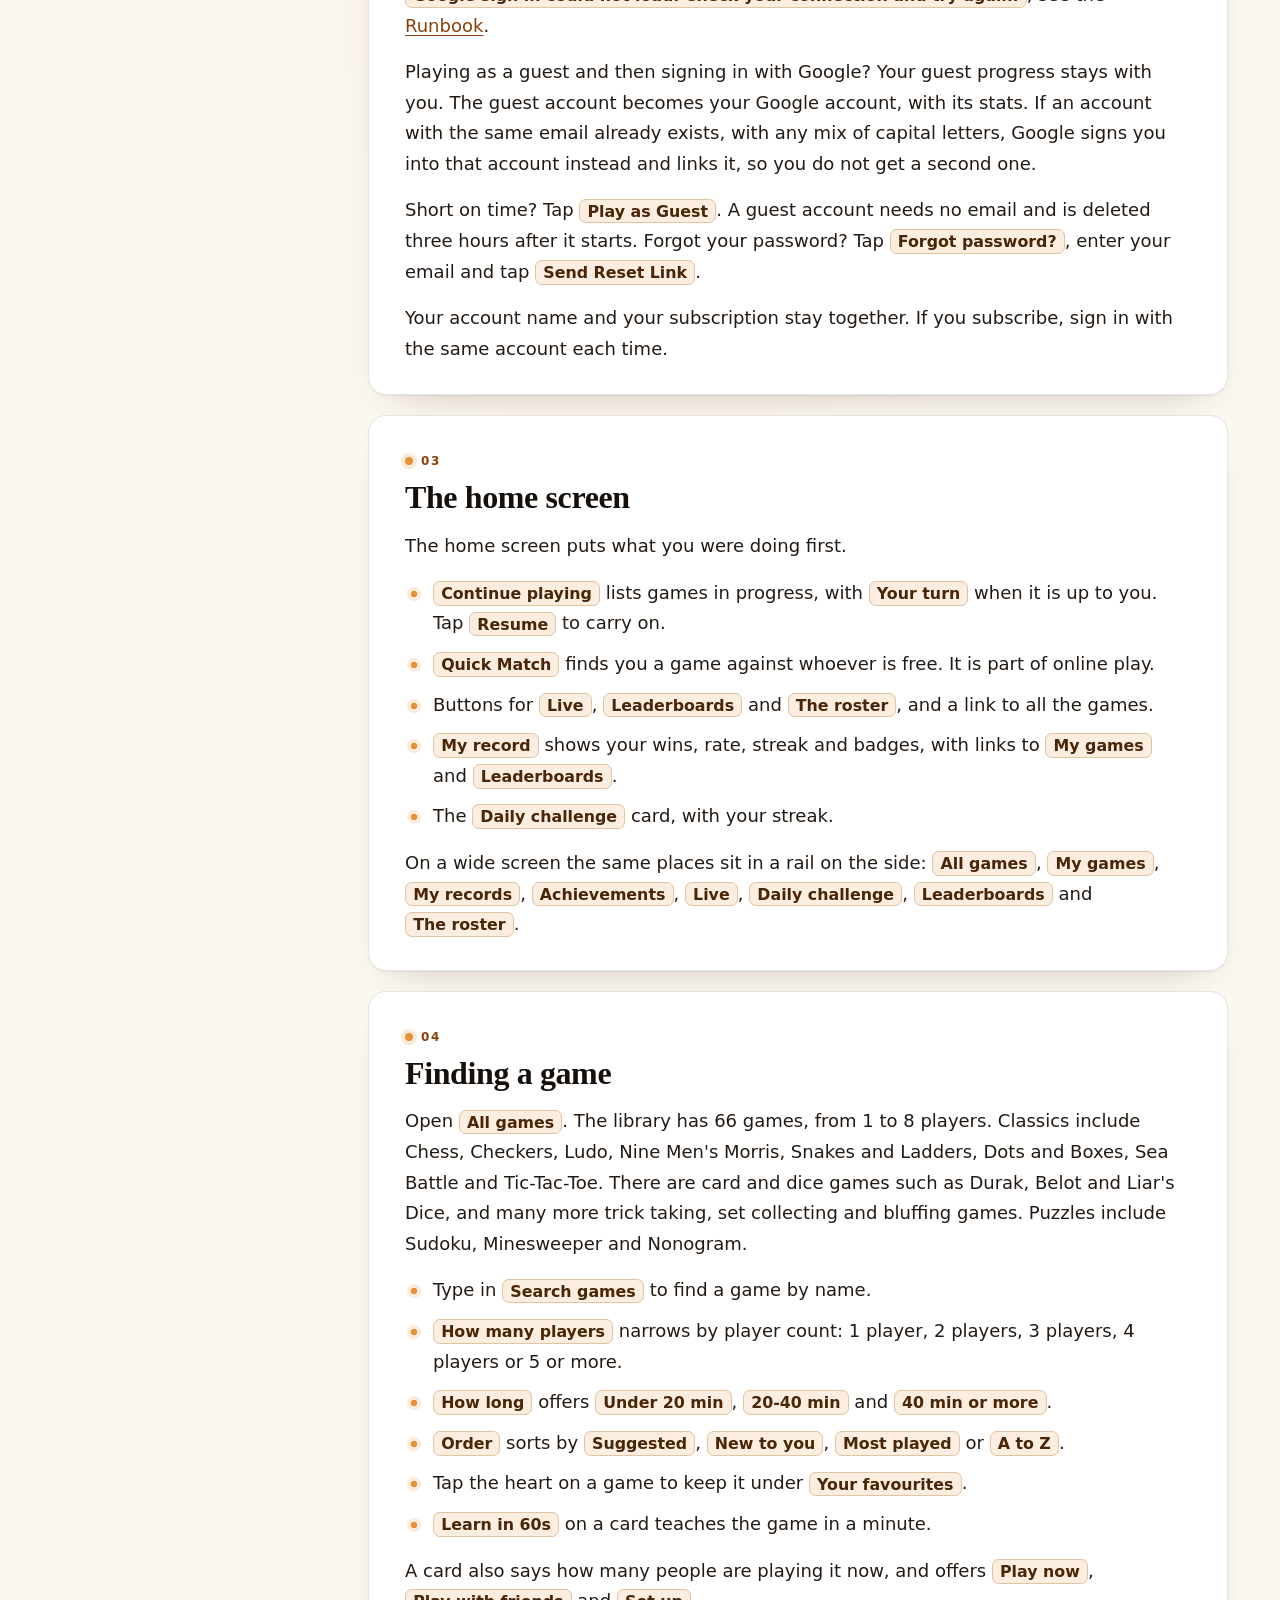
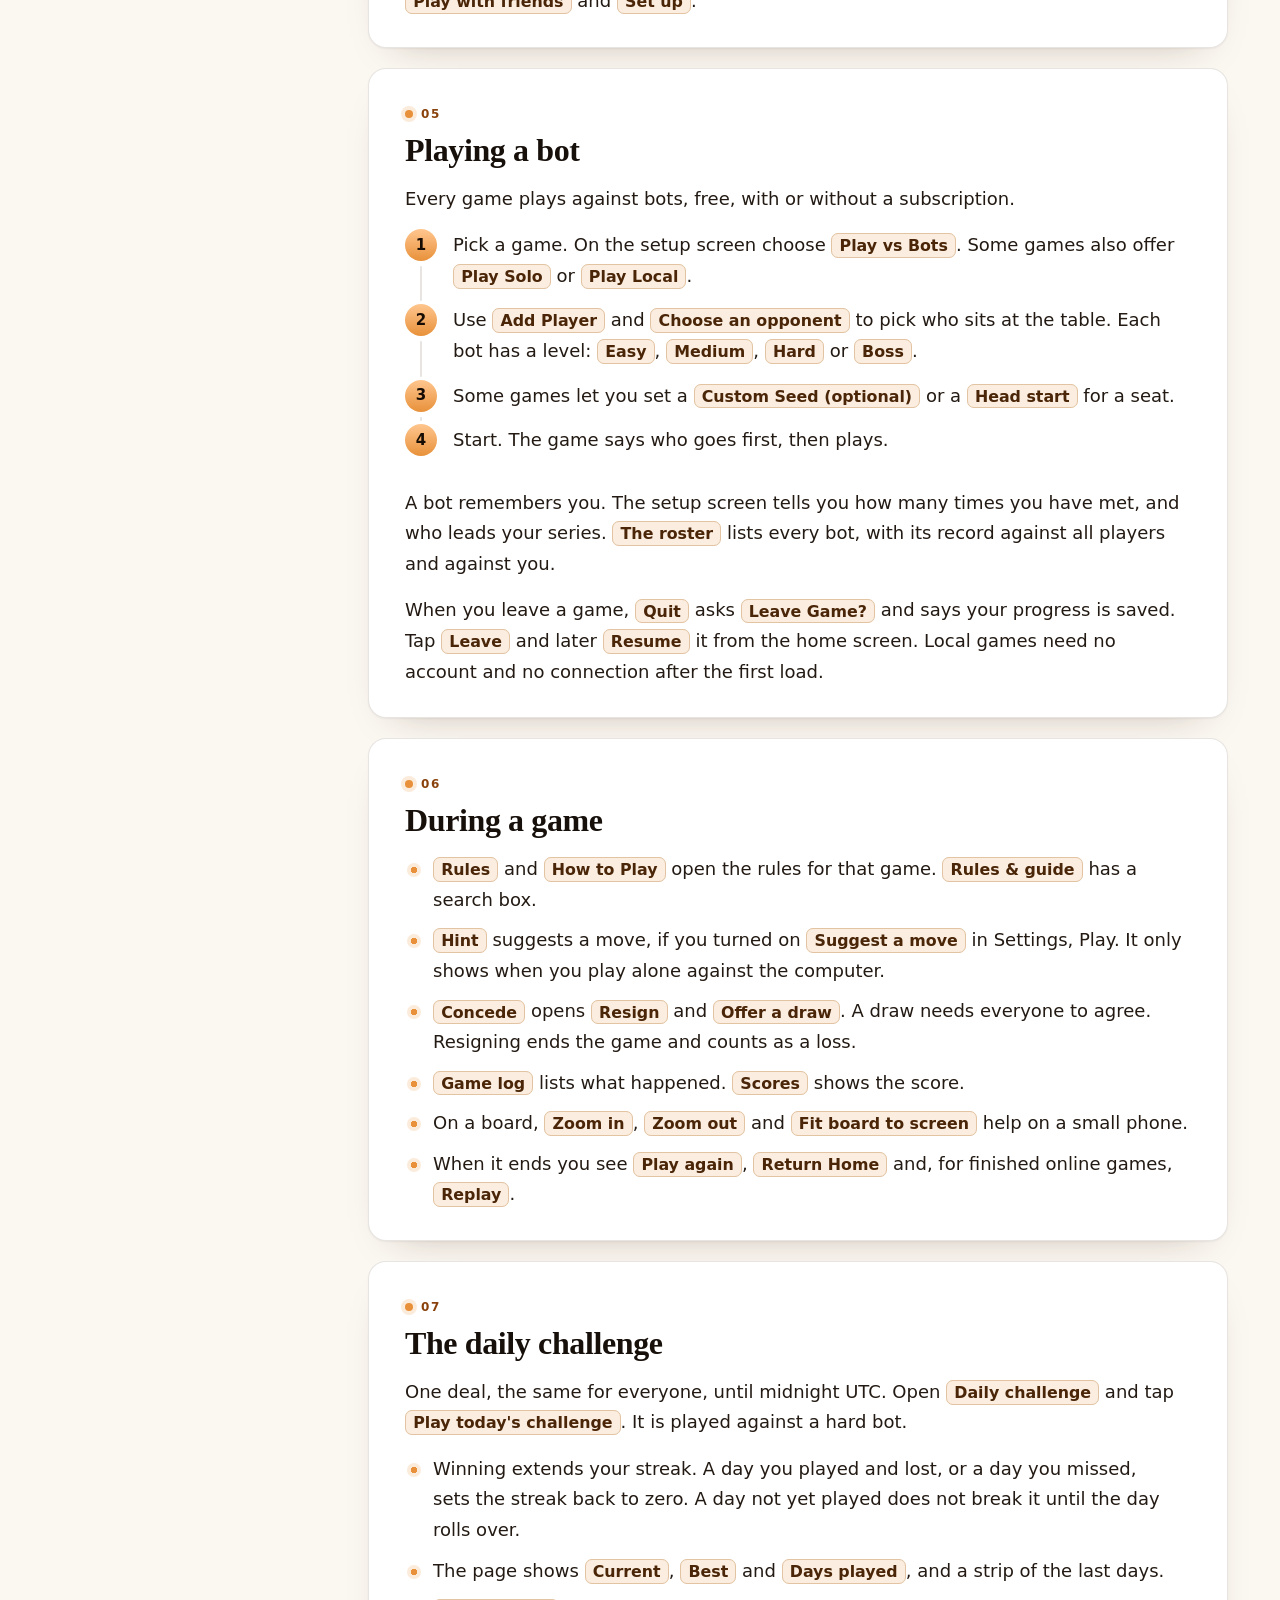
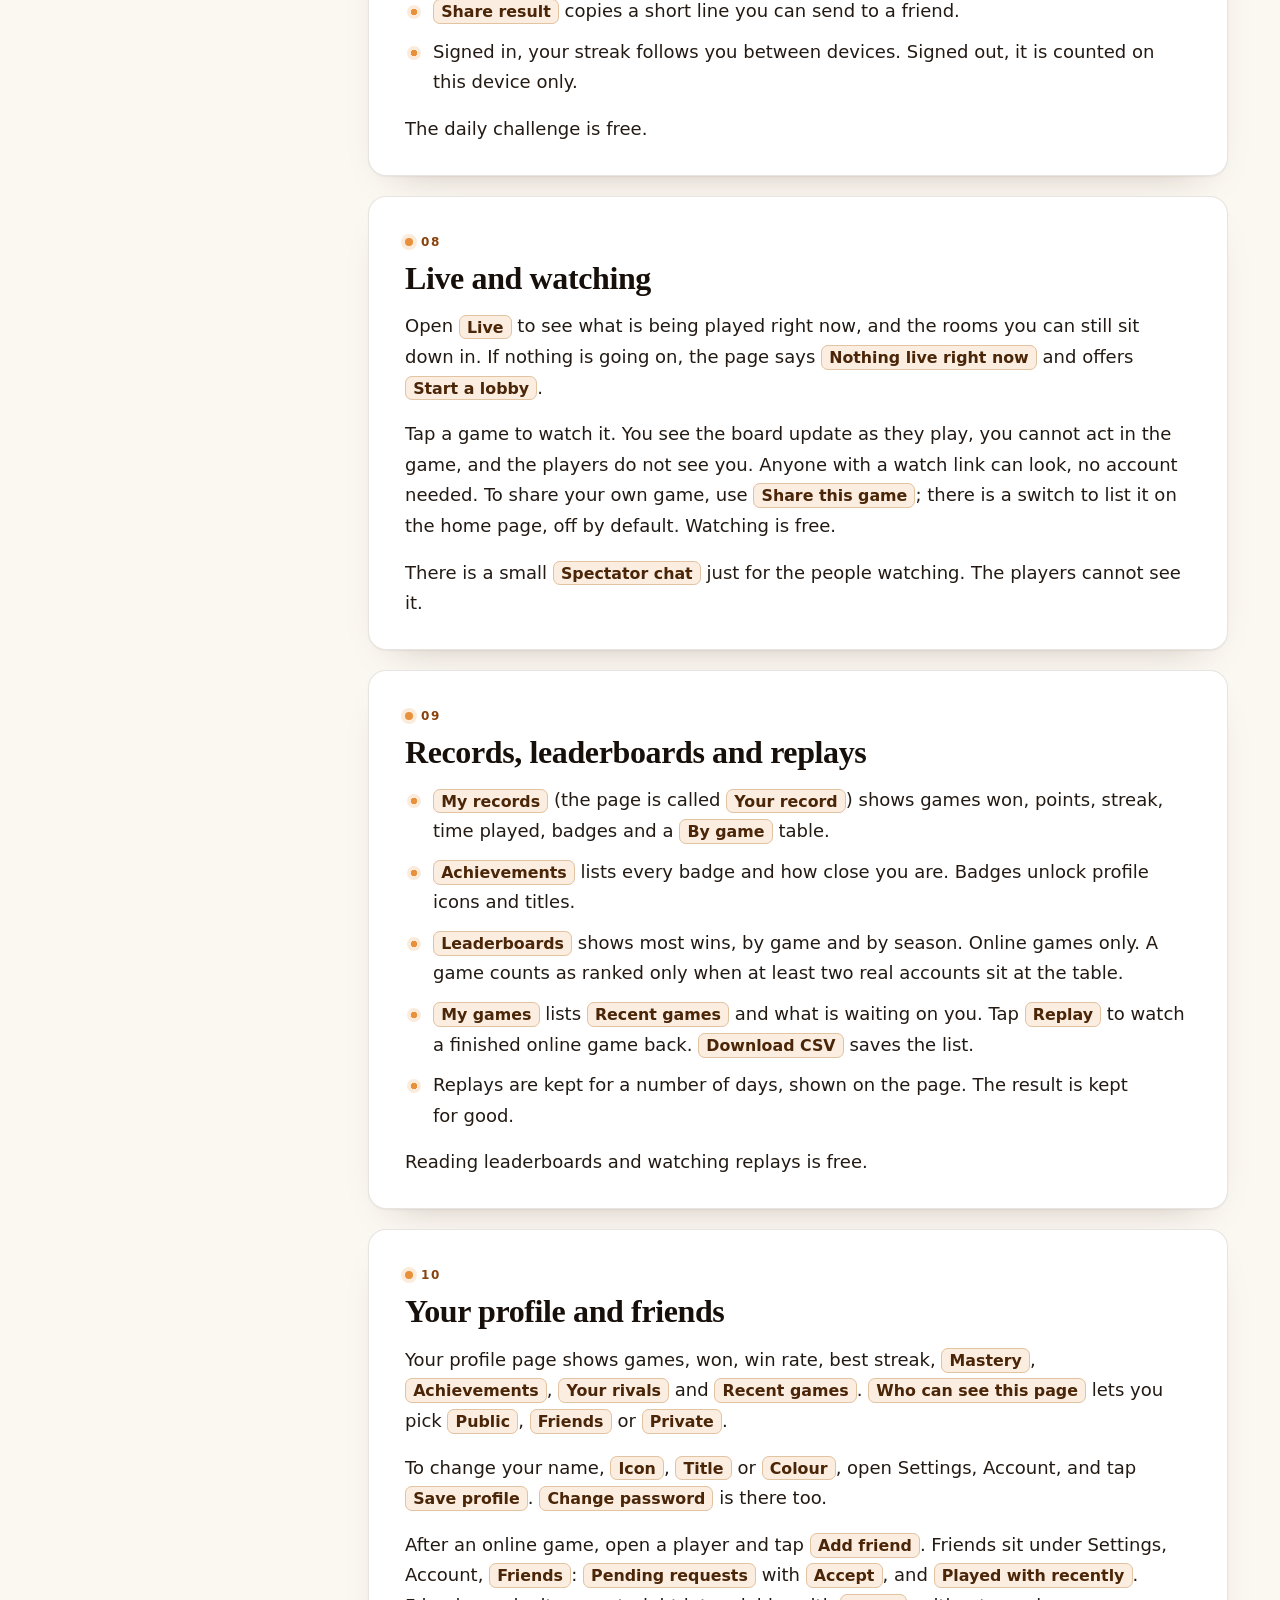
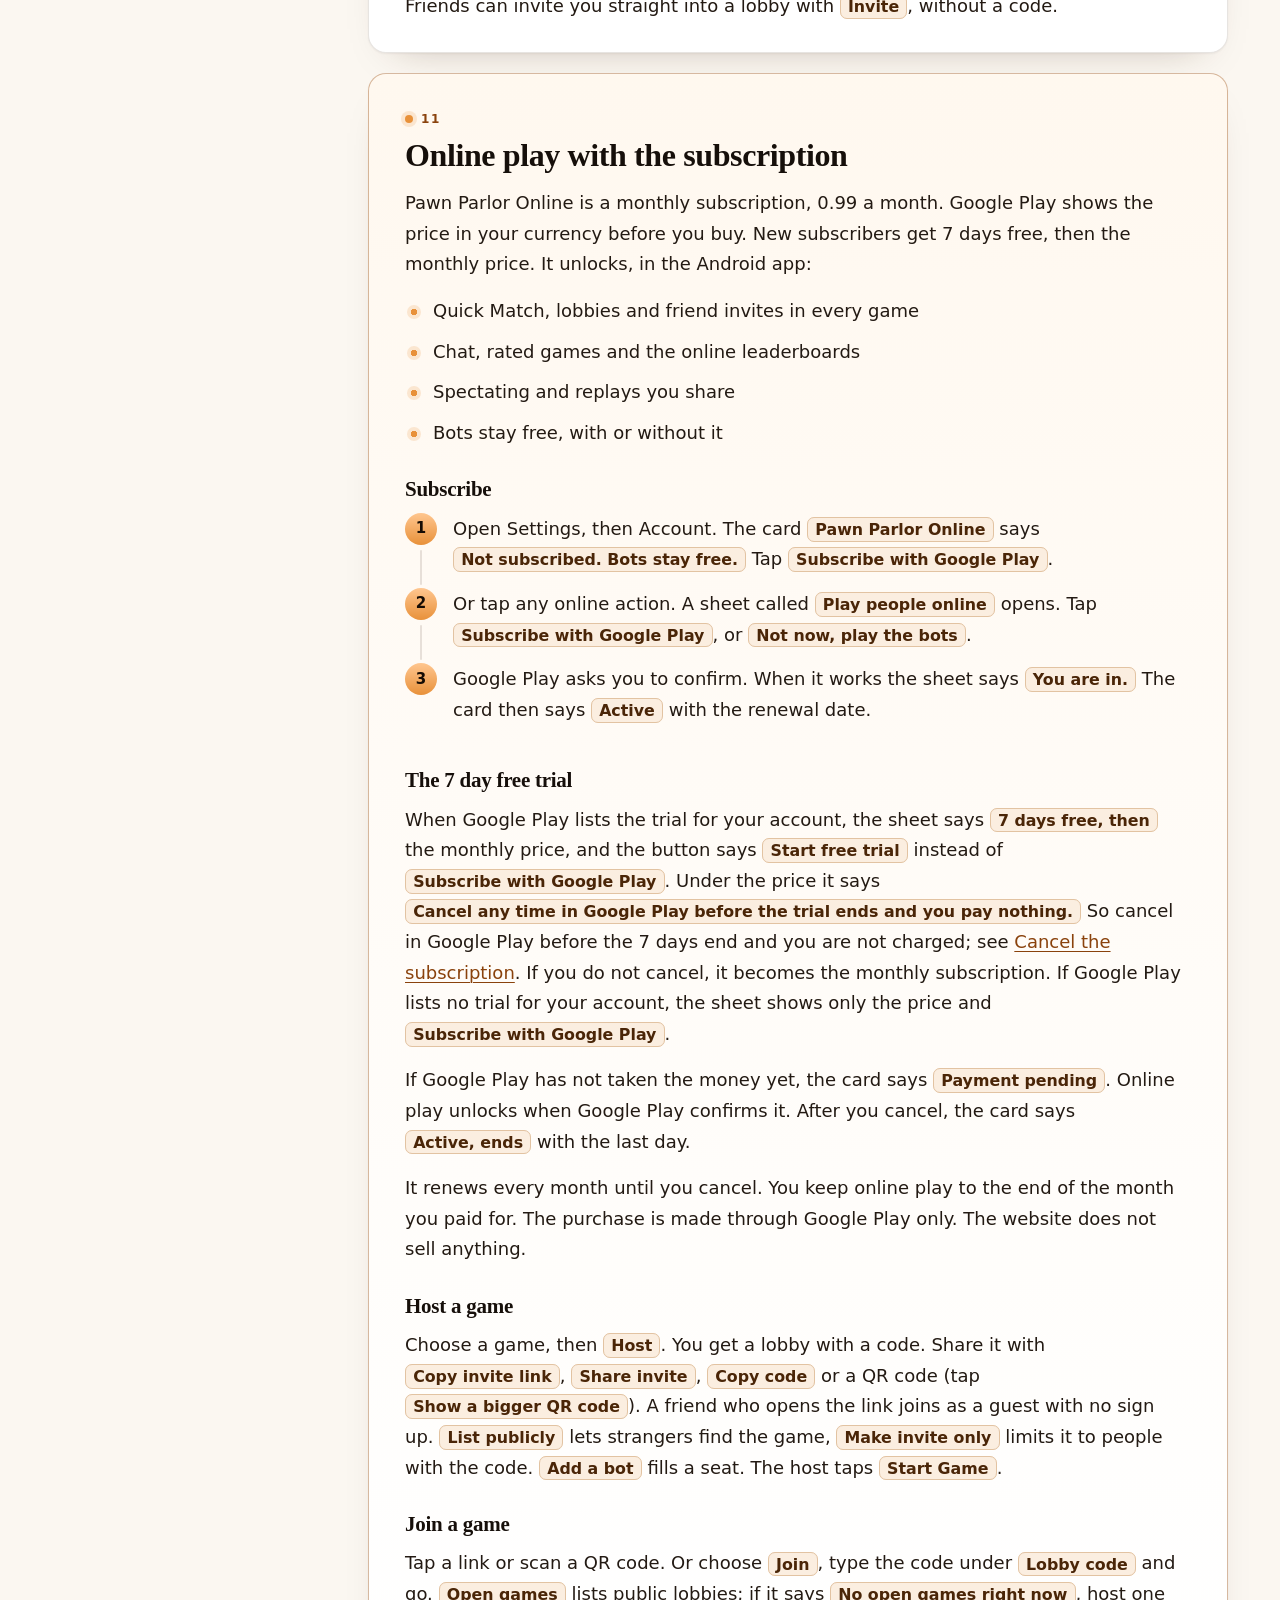
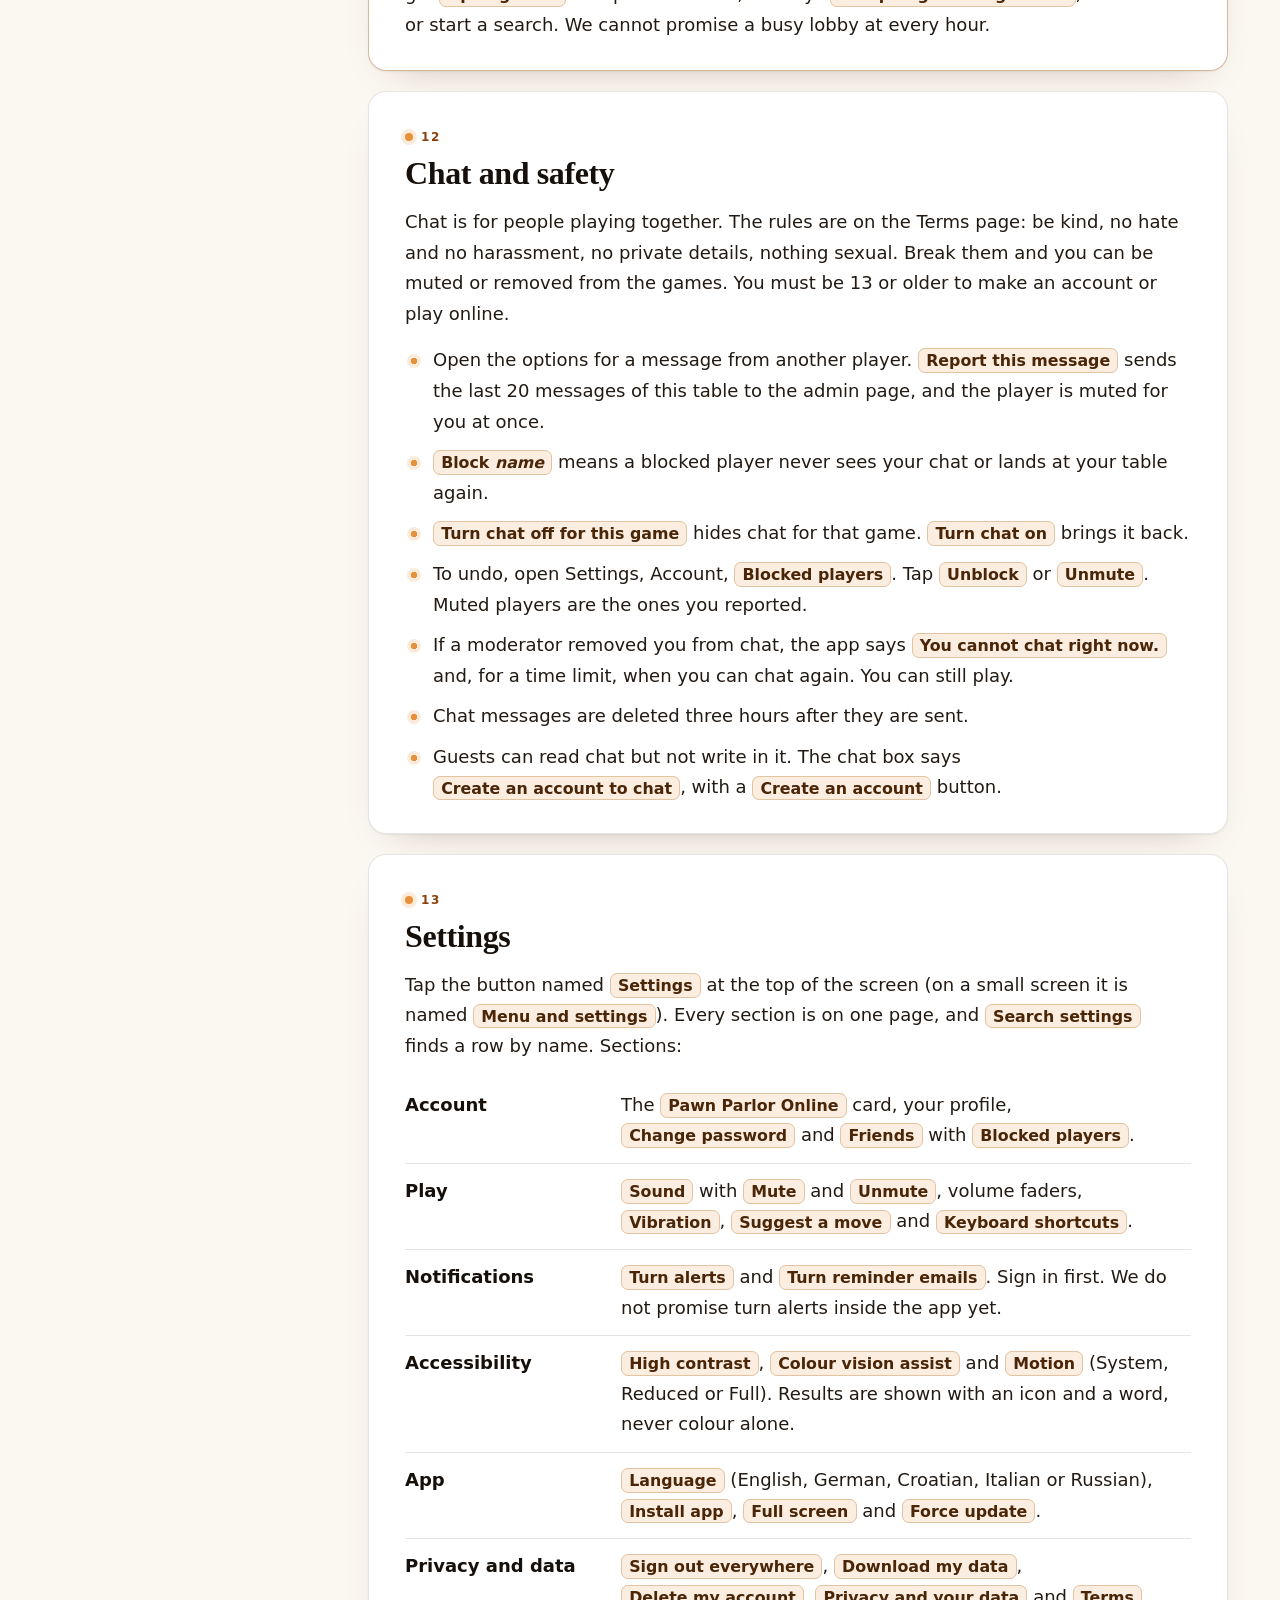
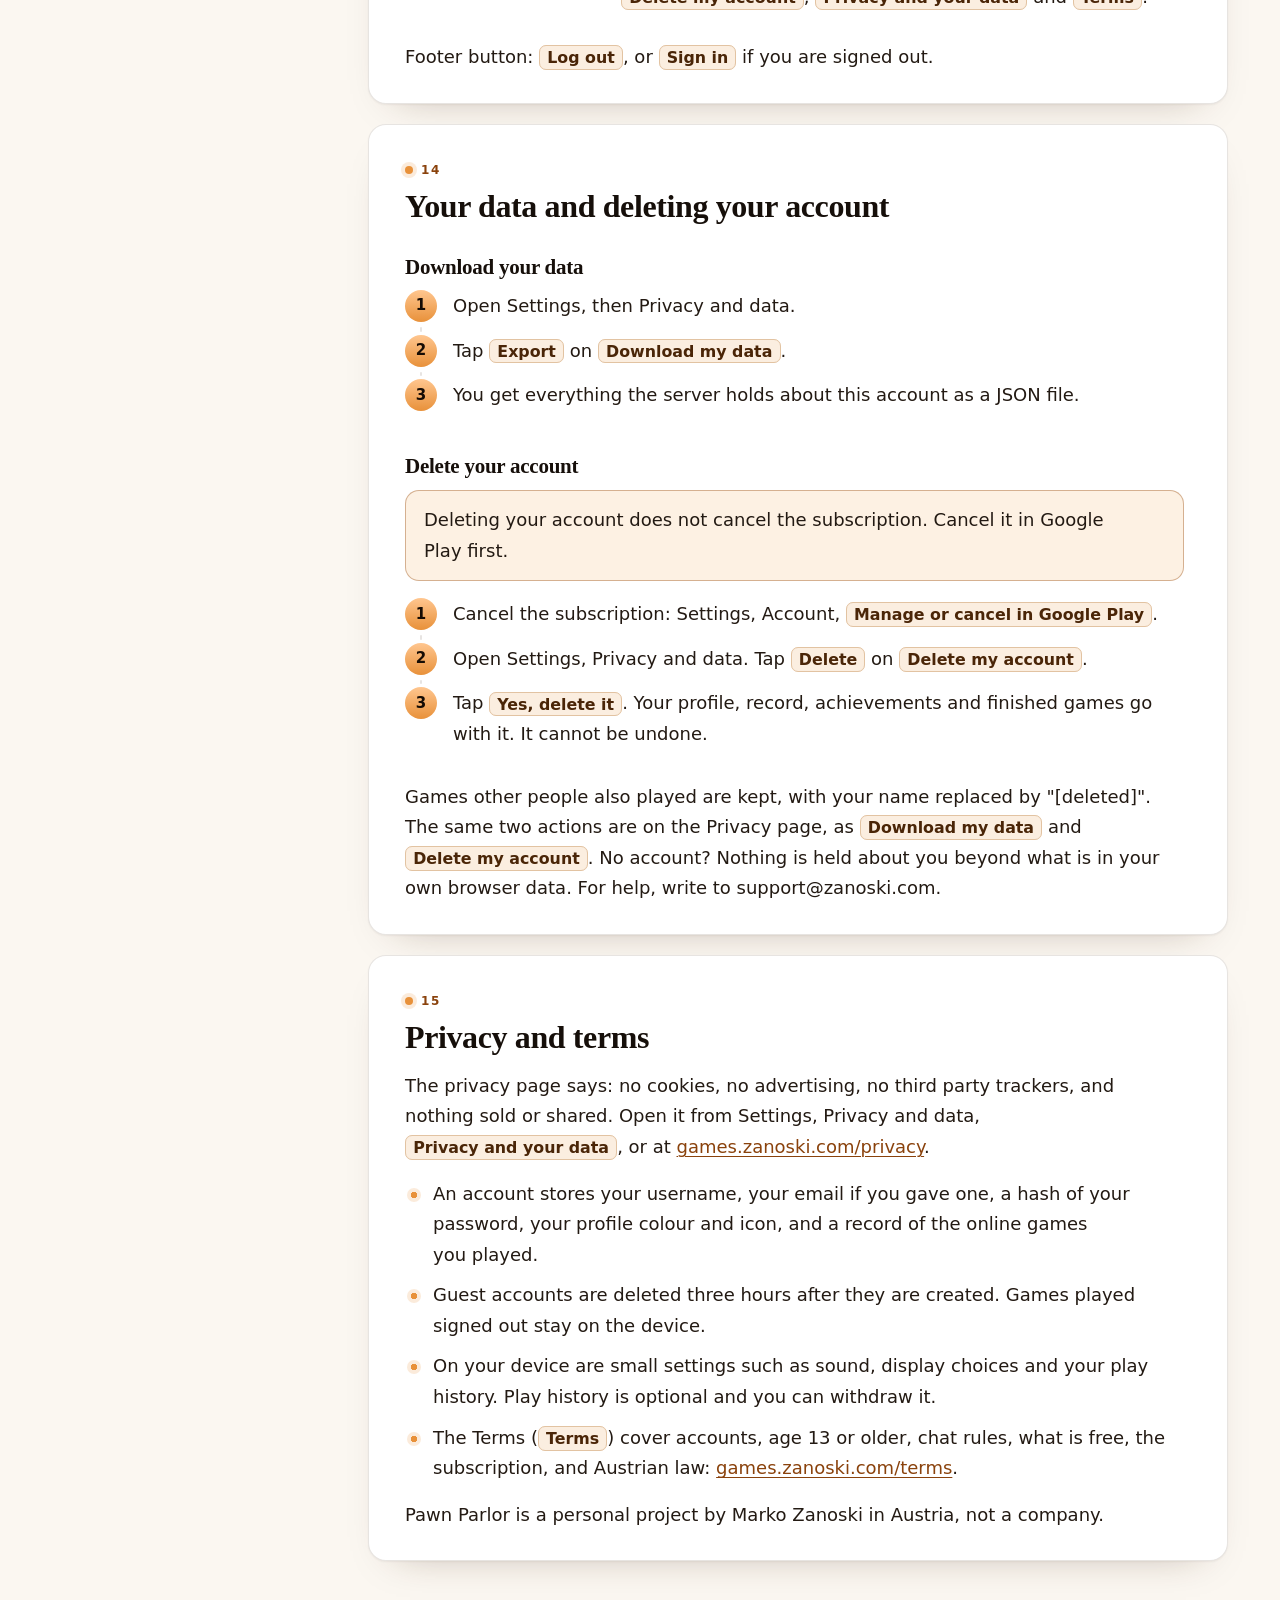
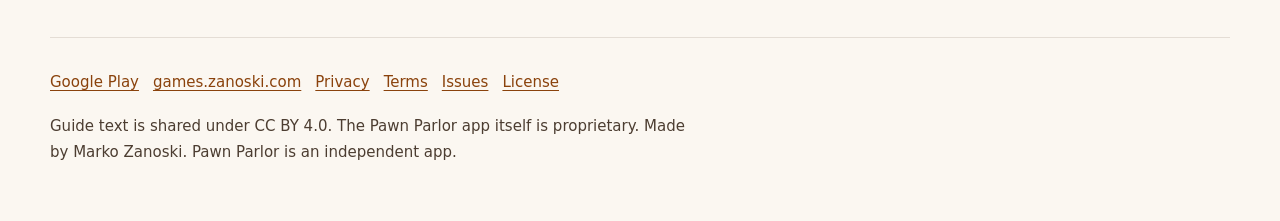
<file: docs/guide.html>
<!doctype html>
<html lang="en">
<head>
<meta charset="utf-8">
<meta name="viewport" content="width=device-width, initial-scale=1">
<title>Guide · Pawn Parlor user guide</title>
<meta name="description" content="Install, the home screen, bots, the daily challenge, live games, online play, chat safety, settings and your data.">
<meta name="theme-color" content="#0b0b0c">
<meta property="og:title" content="Guide · Pawn Parlor user guide">
<meta property="og:description" content="Install, the home screen, bots, the daily challenge, live games, online play, chat safety, settings and your data.">
<meta property="og:image" content="img/icon-192.png">
<link rel="icon" type="image/png" href="img/icon-192.png">
<link rel="stylesheet" href="style.css">
</head>
<body>
<a class="skip" href="#main">Skip to content</a>
<header class="bar">
  <a class="brand" href="index.html"><img src="img/icon-192.png" alt="" width="30" height="30"><span>Pawn Parlor</span></a>
  <nav class="nav" aria-label="Guide pages"><ul><li><a href="index.html">Home</a></li><li><a href="guide.html" aria-current="page">Guide</a></li><li><a href="cookbook.html">Cookbook</a></li><li><a href="runbook.html">Runbook</a></li><li><a href="faq.html">FAQ</a></li><li><a href="report.html">Report a bug</a></li></ul></nav>
</header>
<div class="wrap">
<main id="main" class="with-toc">
<div class="eyebrow">User guide</div>
<h1>The guide</h1>
<div class="underline" aria-hidden="true"></div>
<p class="lede">Everything Pawn Parlor does, from install to deleting your account, in order. Words in <code>code</code> are what you see in the app.</p>
<div class="toc-wrap"><nav class="tile toc" aria-labelledby="toc-h"><h2 id="toc-h">Contents</h2><ol><li><a href="#install"><span class="n">1</span>Install</a></li><li><a href="#start"><span class="n">2</span>First start and signing in</a></li><li><a href="#home"><span class="n">3</span>The home screen</a></li><li><a href="#library"><span class="n">4</span>Finding a game</a></li><li><a href="#bots"><span class="n">5</span>Playing a bot</a></li><li><a href="#during"><span class="n">6</span>During a game</a></li><li><a href="#daily"><span class="n">7</span>The daily challenge</a></li><li><a href="#live"><span class="n">8</span>Live and watching</a></li><li><a href="#record"><span class="n">9</span>Records, leaderboards and replays</a></li><li><a href="#profile"><span class="n">10</span>Your profile and friends</a></li><li><a href="#online"><span class="n">11</span>Online play with the subscription</a></li><li><a href="#chat"><span class="n">12</span>Chat and safety</a></li><li><a href="#settings"><span class="n">13</span>Settings</a></li><li><a href="#data"><span class="n">14</span>Your data and deleting your account</a></li><li><a href="#privacy"><span class="n">15</span>Privacy and terms</a></li></ol></nav></div>
<div class="tiles one">
<section class="tile" id="install" aria-labelledby="install-h"><div class="title" aria-hidden="true">01</div><h2 id="install-h">Install</h2>
<p>Get Pawn Parlor on <a href="https://play.google.com/store/apps/details?id=com.zanoshky.pawnparlor">Google Play</a>. The Play title is Board Card Games: Pawn Parlor, and the icon on your phone says Pawn Parlor. It runs on Android 10 or newer, on phones and tablets.</p>
<p>Pawn Parlor is a Trusted Web Activity of <a href="https://games.zanoski.com">games.zanoski.com</a>. In plain words, it opens the Pawn Parlor website in a full screen window that runs on Chrome. The app always opens in Chrome when Chrome is on the phone, even if another browser is your default, because only Chrome can take the payment through Google Play. So keep Chrome installed and up to date. If a game looks wrong, the <a href="runbook.html#chrome">Runbook</a> has the fix.</p>
<p>The app has no ads. Playing against bots is free. Online play against people needs the Pawn Parlor Online subscription, see <a href="#online">online play</a>. The website itself stays free in a browser and does not sell anything.</p>
</section>
<section class="tile" id="start" aria-labelledby="start-h"><div class="title" aria-hidden="true">02</div><h2 id="start-h">First start and signing in</h2>
<p>You can play bots with no account. An account adds online play, a record that follows you between devices, and turn alerts.</p>
<ol class="steps">
<li>Tap <code>Sign In</code>. The panel is called <code>Sign in to your account</code>.</li>
<li>Pick the <code>Login</code> or <code>Register</code> tab. To register you need a <code>Username</code>, an <code>Email</code> and a <code>Password</code> of at least 8 characters.</li>
<li>Tick the box that says you are 13 or older and agree to the Terms, including the chat rules. Then tap <code>Create Account</code>.</li>
<li>Open the verification link we email you. It works once and expires after 24 hours. You need it before you can play online. If it ran out, tap <code>Send a new link</code>.</li>
</ol>
<p>Or skip the form: the panel has a Google button, <code>Sign in with Google</code>, above the email form. Tapping it signs you in with your Google account, and Google shares your account name, email address and account id with us. The panel says that by continuing with Google you confirm you are 13 or older and agree to the Terms, including the chat rules. Google has already checked your email, so there is no verification link to open. A Google account has no password until you set one with <code>Forgot password?</code>, which you only need if you also want to sign in with a password. If the panel says <code>Google sign in could not load. Check your connection and try again.</code>, see the <a href="runbook.html#google">Runbook</a>.</p>
<p>Playing as a guest and then signing in with Google? Your guest progress stays with you. The guest account becomes your Google account, with its stats. If an account with the same email already exists, with any mix of capital letters, Google signs you into that account instead and links it, so you do not get a second one.</p>
<p>Short on time? Tap <code>Play as Guest</code>. A guest account needs no email and is deleted three hours after it starts. Forgot your password? Tap <code>Forgot password?</code>, enter your email and tap <code>Send Reset Link</code>.</p>
<p>Your account name and your subscription stay together. If you subscribe, sign in with the same account each time.</p>
</section>
<section class="tile" id="home" aria-labelledby="home-h"><div class="title" aria-hidden="true">03</div><h2 id="home-h">The home screen</h2>
<p>The home screen puts what you were doing first.</p>
<ul class="dots"><li><code>Continue playing</code> lists games in progress, with <code>Your turn</code> when it is up to you. Tap <code>Resume</code> to carry on.</li><li><code>Quick Match</code> finds you a game against whoever is free. It is part of online play.</li><li>Buttons for <code>Live</code>, <code>Leaderboards</code> and <code>The roster</code>, and a link to all the games.</li><li><code>My record</code> shows your wins, rate, streak and badges, with links to <code>My games</code> and <code>Leaderboards</code>.</li><li>The <code>Daily challenge</code> card, with your streak.</li></ul>
<p>On a wide screen the same places sit in a rail on the side: <code>All games</code>, <code>My games</code>, <code>My records</code>, <code>Achievements</code>, <code>Live</code>, <code>Daily challenge</code>, <code>Leaderboards</code> and <code>The roster</code>.</p>
</section>
<section class="tile" id="library" aria-labelledby="library-h"><div class="title" aria-hidden="true">04</div><h2 id="library-h">Finding a game</h2>
<p>Open <code>All games</code>. The library has 66 games, from 1 to 8 players. Classics include Chess, Checkers, Ludo, Nine Men's Morris, Snakes and Ladders, Dots and Boxes, Sea Battle and Tic-Tac-Toe. There are card and dice games such as Durak, Belot and Liar's Dice, and many more trick taking, set collecting and bluffing games. Puzzles include Sudoku, Minesweeper and Nonogram.</p>
<ul class="dots"><li>Type in <code>Search games</code> to find a game by name.</li><li><code>How many players</code> narrows by player count: 1 player, 2 players, 3 players, 4 players or 5 or more.</li><li><code>How long</code> offers <code>Under 20 min</code>, <code>20-40 min</code> and <code>40 min or more</code>.</li><li><code>Order</code> sorts by <code>Suggested</code>, <code>New to you</code>, <code>Most played</code> or <code>A to Z</code>.</li><li>Tap the heart on a game to keep it under <code>Your favourites</code>.</li><li><code>Learn in 60s</code> on a card teaches the game in a minute.</li></ul>
<p>A card also says how many people are playing it now, and offers <code>Play now</code>, <code>Play with friends</code> and <code>Set up</code>.</p>
</section>
<section class="tile" id="bots" aria-labelledby="bots-h"><div class="title" aria-hidden="true">05</div><h2 id="bots-h">Playing a bot</h2>
<p>Every game plays against bots, free, with or without a subscription.</p>
<ol class="steps"><li>Pick a game. On the setup screen choose <code>Play vs Bots</code>. Some games also offer <code>Play Solo</code> or <code>Play Local</code>.</li><li>Use <code>Add Player</code> and <code>Choose an opponent</code> to pick who sits at the table. Each bot has a level: <code>Easy</code>, <code>Medium</code>, <code>Hard</code> or <code>Boss</code>.</li><li>Some games let you set a <code>Custom Seed (optional)</code> or a <code>Head start</code> for a seat.</li><li>Start. The game says who goes first, then plays.</li></ol>
<p>A bot remembers you. The setup screen tells you how many times you have met, and who leads your series. <code>The roster</code> lists every bot, with its record against all players and against you.</p>
<p>When you leave a game, <code>Quit</code> asks <code>Leave Game?</code> and says your progress is saved. Tap <code>Leave</code> and later <code>Resume</code> it from the home screen. Local games need no account and no connection after the first load.</p>
</section>
<section class="tile" id="during" aria-labelledby="during-h"><div class="title" aria-hidden="true">06</div><h2 id="during-h">During a game</h2>
<ul class="dots"><li><code>Rules</code> and <code>How to Play</code> open the rules for that game. <code>Rules & guide</code> has a search box.</li><li><code>Hint</code> suggests a move, if you turned on <code>Suggest a move</code> in Settings, Play. It only shows when you play alone against the computer.</li><li><code>Concede</code> opens <code>Resign</code> and <code>Offer a draw</code>. A draw needs everyone to agree. Resigning ends the game and counts as a loss.</li><li><code>Game log</code> lists what happened. <code>Scores</code> shows the score.</li><li>On a board, <code>Zoom in</code>, <code>Zoom out</code> and <code>Fit board to screen</code> help on a small phone.</li><li>When it ends you see <code>Play again</code>, <code>Return Home</code> and, for finished online games, <code>Replay</code>.</li></ul>
</section>
<section class="tile" id="daily" aria-labelledby="daily-h"><div class="title" aria-hidden="true">07</div><h2 id="daily-h">The daily challenge</h2>
<p>One deal, the same for everyone, until midnight UTC. Open <code>Daily challenge</code> and tap <code>Play today's challenge</code>. It is played against a hard bot.</p>
<ul class="dots"><li>Winning extends your streak. A day you played and lost, or a day you missed, sets the streak back to zero. A day not yet played does not break it until the day rolls over.</li><li>The page shows <code>Current</code>, <code>Best</code> and <code>Days played</code>, and a strip of the last days.</li><li><code>Share result</code> copies a short line you can send to a friend.</li><li>Signed in, your streak follows you between devices. Signed out, it is counted on this device only.</li></ul>
<p>The daily challenge is free.</p>
</section>
<section class="tile" id="live" aria-labelledby="live-h"><div class="title" aria-hidden="true">08</div><h2 id="live-h">Live and watching</h2>
<p>Open <code>Live</code> to see what is being played right now, and the rooms you can still sit down in. If nothing is going on, the page says <code>Nothing live right now</code> and offers <code>Start a lobby</code>.</p>
<p>Tap a game to watch it. You see the board update as they play, you cannot act in the game, and the players do not see you. Anyone with a watch link can look, no account needed. To share your own game, use <code>Share this game</code>; there is a switch to list it on the home page, off by default. Watching is free.</p>
<p>There is a small <code>Spectator chat</code> just for the people watching. The players cannot see it.</p>
</section>
<section class="tile" id="record" aria-labelledby="record-h"><div class="title" aria-hidden="true">09</div><h2 id="record-h">Records, leaderboards and replays</h2>
<ul class="dots"><li><code>My records</code> (the page is called <code>Your record</code>) shows games won, points, streak, time played, badges and a <code>By game</code> table.</li><li><code>Achievements</code> lists every badge and how close you are. Badges unlock profile icons and titles.</li><li><code>Leaderboards</code> shows most wins, by game and by season. Online games only. A game counts as ranked only when at least two real accounts sit at the table.</li><li><code>My games</code> lists <code>Recent games</code> and what is waiting on you. Tap <code>Replay</code> to watch a finished online game back. <code>Download CSV</code> saves the list.</li><li>Replays are kept for a number of days, shown on the page. The result is kept for good.</li></ul>
<p>Reading leaderboards and watching replays is free.</p>
</section>
<section class="tile" id="profile" aria-labelledby="profile-h"><div class="title" aria-hidden="true">10</div><h2 id="profile-h">Your profile and friends</h2>
<p>Your profile page shows games, won, win rate, best streak, <code>Mastery</code>, <code>Achievements</code>, <code>Your rivals</code> and <code>Recent games</code>. <code>Who can see this page</code> lets you pick <code>Public</code>, <code>Friends</code> or <code>Private</code>.</p>
<p>To change your name, <code>Icon</code>, <code>Title</code> or <code>Colour</code>, open Settings, Account, and tap <code>Save profile</code>. <code>Change password</code> is there too.</p>
<p>After an online game, open a player and tap <code>Add friend</code>. Friends sit under Settings, Account, <code>Friends</code>: <code>Pending requests</code> with <code>Accept</code>, and <code>Played with recently</code>. Friends can invite you straight into a lobby with <code>Invite</code>, without a code.</p>
</section>
<section class="tile" id="online" aria-labelledby="online-h"><div class="title" aria-hidden="true">11</div><h2 id="online-h">Online play with the subscription</h2>
<p>Pawn Parlor Online is a monthly subscription, 0.99 a month. Google Play shows the price in your currency before you buy. New subscribers get 7 days free, then the monthly price. It unlocks, in the Android app:</p>
<ul class="dots"><li>Quick Match, lobbies and friend invites in every game</li><li>Chat, rated games and the online leaderboards</li><li>Spectating and replays you share</li><li>Bots stay free, with or without it</li></ul>
<h3>Subscribe</h3>
<ol class="steps"><li>Open Settings, then Account. The card <code>Pawn Parlor Online</code> says <code>Not subscribed. Bots stay free.</code> Tap <code>Subscribe with Google Play</code>.</li><li>Or tap any online action. A sheet called <code>Play people online</code> opens. Tap <code>Subscribe with Google Play</code>, or <code>Not now, play the bots</code>.</li><li>Google Play asks you to confirm. When it works the sheet says <code>You are in.</code> The card then says <code>Active</code> with the renewal date.</li></ol>
<h3>The 7 day free trial</h3>
<p>When Google Play lists the trial for your account, the sheet says <code>7 days free, then</code> the monthly price, and the button says <code>Start free trial</code> instead of <code>Subscribe with Google Play</code>. Under the price it says <code>Cancel any time in Google Play before the trial ends and you pay nothing.</code> So cancel in Google Play before the 7 days end and you are not charged; see <a href="runbook.html#cancel">Cancel the subscription</a>. If you do not cancel, it becomes the monthly subscription. If Google Play lists no trial for your account, the sheet shows only the price and <code>Subscribe with Google Play</code>.</p>
<p>If Google Play has not taken the money yet, the card says <code>Payment pending</code>. Online play unlocks when Google Play confirms it. After you cancel, the card says <code>Active, ends</code> with the last day.</p><p>It renews every month until you cancel. You keep online play to the end of the month you paid for. The purchase is made through Google Play only. The website does not sell anything.</p>
<h3>Host a game</h3>
<p>Choose a game, then <code>Host</code>. You get a lobby with a code. Share it with <code>Copy invite link</code>, <code>Share invite</code>, <code>Copy code</code> or a QR code (tap <code>Show a bigger QR code</code>). A friend who opens the link joins as a guest with no sign up. <code>List publicly</code> lets strangers find the game, <code>Make invite only</code> limits it to people with the code. <code>Add a bot</code> fills a seat. The host taps <code>Start Game</code>.</p>
<h3>Join a game</h3>
<p>Tap a link or scan a QR code. Or choose <code>Join</code>, type the code under <code>Lobby code</code> and go. <code>Open games</code> lists public lobbies; if it says <code>No open games right now</code>, host one or start a search. We cannot promise a busy lobby at every hour.</p>
</section>
<section class="tile" id="chat" aria-labelledby="chat-h"><div class="title" aria-hidden="true">12</div><h2 id="chat-h">Chat and safety</h2>
<p>Chat is for people playing together. The rules are on the Terms page: be kind, no hate and no harassment, no private details, nothing sexual. Break them and you can be muted or removed from the games. You must be 13 or older to make an account or play online.</p>
<ul class="dots"><li>Open the options for a message from another player. <code>Report this message</code> sends the last 20 messages of this table to the admin page, and the player is muted for you at once.</li><li><code>Block <i>name</i></code> means a blocked player never sees your chat or lands at your table again.</li><li><code>Turn chat off for this game</code> hides chat for that game. <code>Turn chat on</code> brings it back.</li><li>To undo, open Settings, Account, <code>Blocked players</code>. Tap <code>Unblock</code> or <code>Unmute</code>. Muted players are the ones you reported.</li><li>If a moderator removed you from chat, the app says <code>You cannot chat right now.</code> and, for a time limit, when you can chat again. You can still play.</li><li>Chat messages are deleted three hours after they are sent.</li><li>Guests can read chat but not write in it. The chat box says <code>Create an account to chat</code>, with a <code>Create an account</code> button.</li></ul>
</section>
<section class="tile" id="settings" aria-labelledby="settings-h"><div class="title" aria-hidden="true">13</div><h2 id="settings-h">Settings</h2>
<p>Tap the button named <code>Settings</code> at the top of the screen (on a small screen it is named <code>Menu and settings</code>). Every section is on one page, and <code>Search settings</code> finds a row by name. Sections:</p>
<dl class="keys">
<dt>Account</dt><dd>The <code>Pawn Parlor Online</code> card, your profile, <code>Change password</code> and <code>Friends</code> with <code>Blocked players</code>.</dd>
<dt>Play</dt><dd><code>Sound</code> with <code>Mute</code> and <code>Unmute</code>, volume faders, <code>Vibration</code>, <code>Suggest a move</code> and <code>Keyboard shortcuts</code>.</dd>
<dt>Notifications</dt><dd><code>Turn alerts</code> and <code>Turn reminder emails</code>. Sign in first. We do not promise turn alerts inside the app yet.</dd>
<dt>Accessibility</dt><dd><code>High contrast</code>, <code>Colour vision assist</code> and <code>Motion</code> (System, Reduced or Full). Results are shown with an icon and a word, never colour alone.</dd>
<dt>App</dt><dd><code>Language</code> (English, German, Croatian, Italian or Russian), <code>Install app</code>, <code>Full screen</code> and <code>Force update</code>.</dd>
<dt>Privacy and data</dt><dd><code>Sign out everywhere</code>, <code>Download my data</code>, <code>Delete my account</code>, <code>Privacy and your data</code> and <code>Terms</code>.</dd>
</dl>
<p>Footer button: <code>Log out</code>, or <code>Sign in</code> if you are signed out.</p>
</section>
<section class="tile" id="data" aria-labelledby="data-h"><div class="title" aria-hidden="true">14</div><h2 id="data-h">Your data and deleting your account</h2>
<h3>Download your data</h3>
<ol class="steps"><li>Open Settings, then Privacy and data.</li><li>Tap <code>Export</code> on <code>Download my data</code>.</li><li>You get everything the server holds about this account as a JSON file.</li></ol>
<h3>Delete your account</h3>
<p class="note">Deleting your account does not cancel the subscription. Cancel it in Google Play first.</p>
<ol class="steps"><li>Cancel the subscription: Settings, Account, <code>Manage or cancel in Google Play</code>.</li><li>Open Settings, Privacy and data. Tap <code>Delete</code> on <code>Delete my account</code>.</li><li>Tap <code>Yes, delete it</code>. Your profile, record, achievements and finished games go with it. It cannot be undone.</li></ol>
<p>Games other people also played are kept, with your name replaced by "[deleted]". The same two actions are on the Privacy page, as <code>Download my data</code> and <code>Delete my account</code>. No account? Nothing is held about you beyond what is in your own browser data. For help, write to support@zanoski.com.</p>
</section>
<section class="tile" id="privacy" aria-labelledby="privacy-h"><div class="title" aria-hidden="true">15</div><h2 id="privacy-h">Privacy and terms</h2>
<p>The privacy page says: no cookies, no advertising, no third party trackers, and nothing sold or shared. Open it from Settings, Privacy and data, <code>Privacy and your data</code>, or at <a href="https://games.zanoski.com/privacy">games.zanoski.com/privacy</a>.</p>
<ul class="dots"><li>An account stores your username, your email if you gave one, a hash of your password, your profile colour and icon, and a record of the online games you played.</li><li>Guest accounts are deleted three hours after they are created. Games played signed out stay on the device.</li><li>On your device are small settings such as sound, display choices and your play history. Play history is optional and you can withdraw it.</li><li>The Terms (<code>Terms</code>) cover accounts, age 13 or older, chat rules, what is free, the subscription, and Austrian law: <a href="https://games.zanoski.com/terms">games.zanoski.com/terms</a>.</li></ul>
<p>Pawn Parlor is a personal project by Marko Zanoski in Austria, not a company.</p>
</section>
</div>

</main>
<footer>
  <div class="tile quiet">
  <ul>
    <li><a href="https://play.google.com/store/apps/details?id=com.zanoshky.pawnparlor">Google Play</a></li>
    <li><a href="https://games.zanoski.com">games.zanoski.com</a></li>
    <li><a href="https://games.zanoski.com/privacy">Privacy</a></li>
    <li><a href="https://games.zanoski.com/terms">Terms</a></li>
    <li><a href="https://github.com/Zanoshky/pawn-parlor-app/issues">Issues</a></li>
    <li><a href="https://github.com/Zanoshky/pawn-parlor-app/blob/main/LICENSE">License</a></li>
  </ul>
  <p>Guide text is shared under CC BY 4.0. The Pawn Parlor app itself is proprietary. Made by Marko Zanoski. Pawn Parlor is an independent app.</p>
  </div>
</footer>
</div>
</body>
</html>
</file>
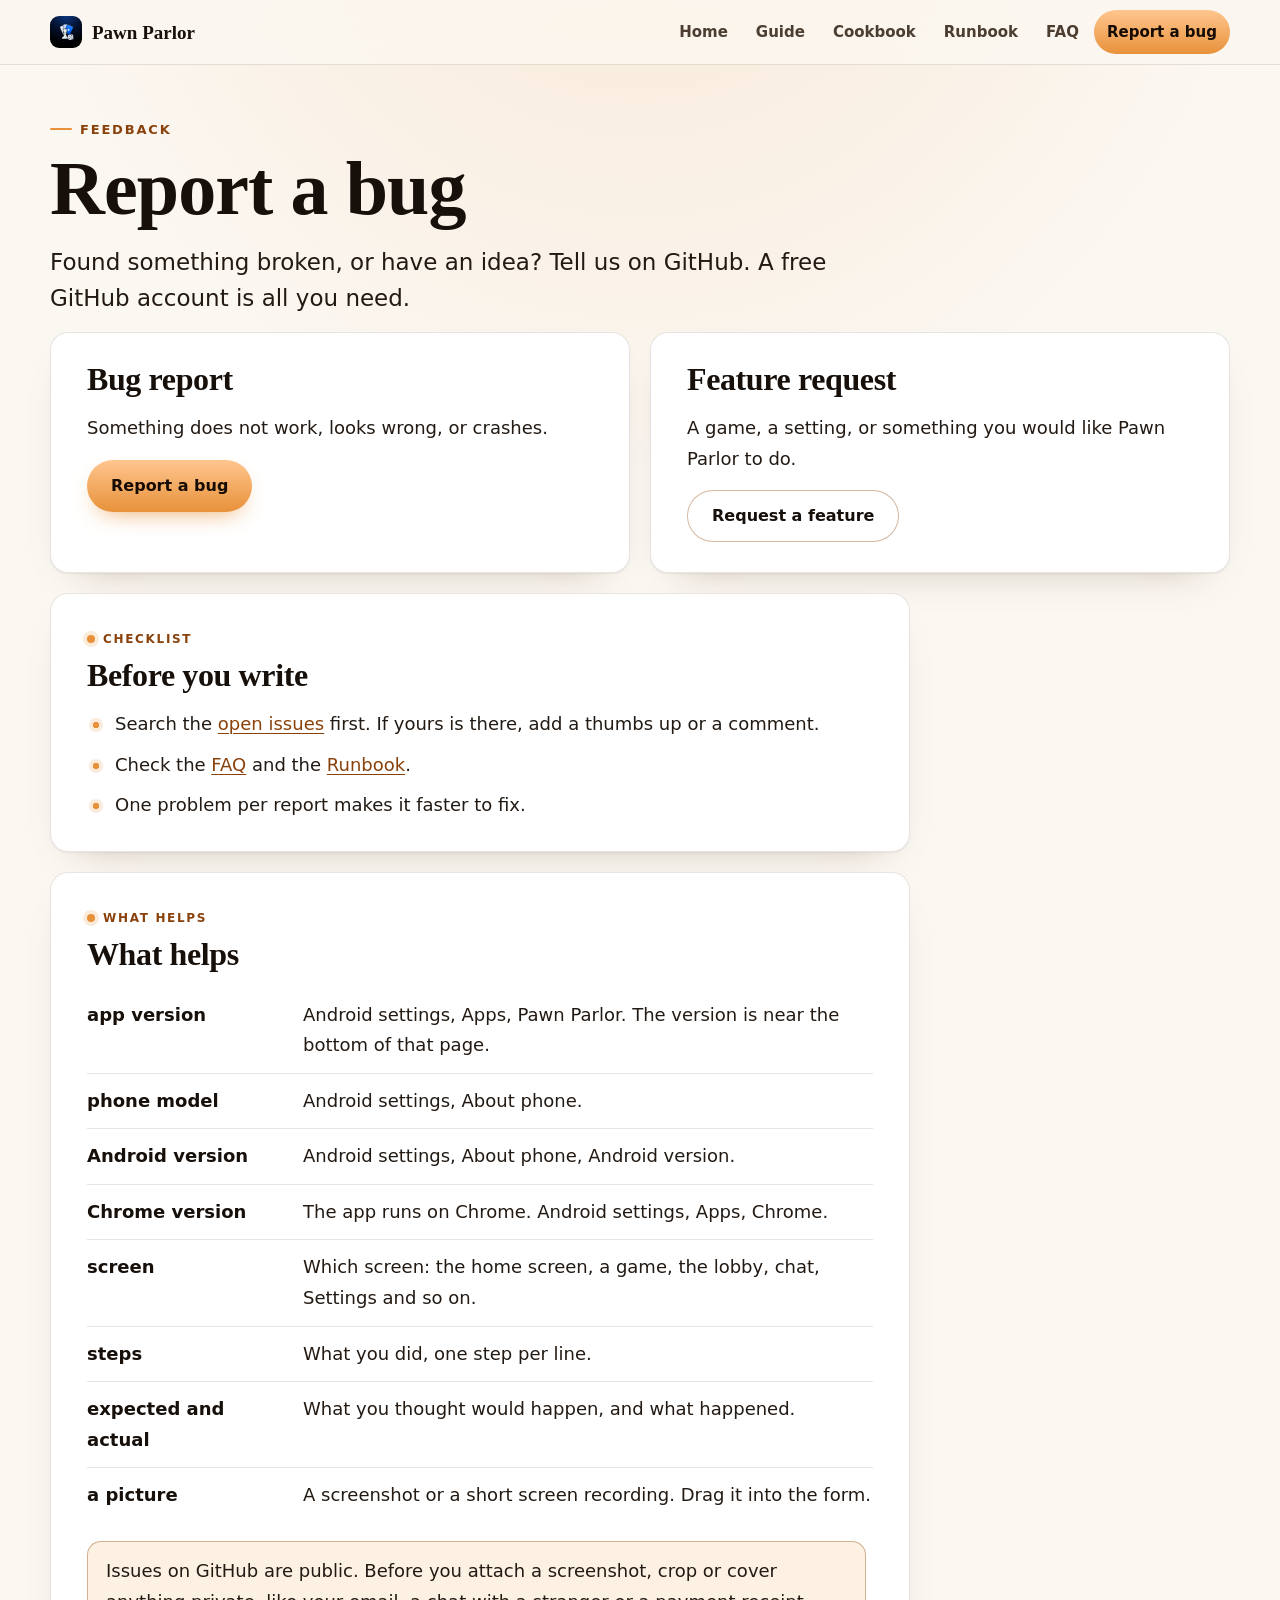
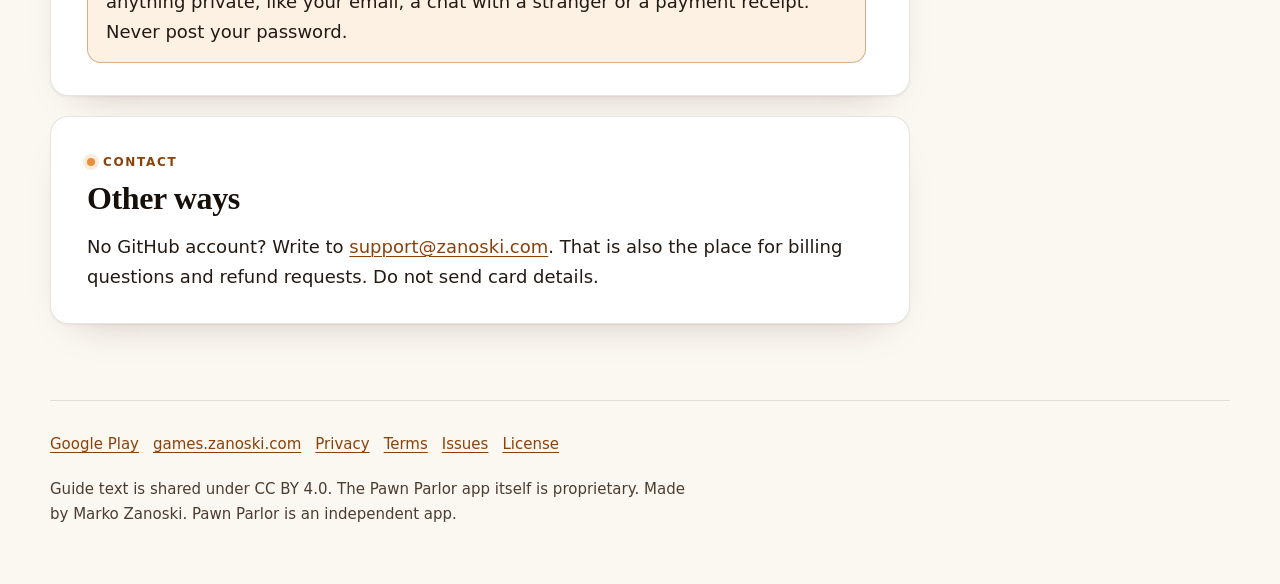
<file: docs/report.html>
<!doctype html>
<html lang="en">
<head>
<meta charset="utf-8">
<meta name="viewport" content="width=device-width, initial-scale=1">
<title>Report a bug · Pawn Parlor user guide</title>
<meta name="description" content="How to report a Pawn Parlor bug or ask for a feature on GitHub.">
<meta name="theme-color" content="#0b0b0c">
<meta property="og:title" content="Report a bug · Pawn Parlor user guide">
<meta property="og:description" content="How to report a Pawn Parlor bug or ask for a feature on GitHub.">
<meta property="og:image" content="img/icon-192.png">
<link rel="icon" type="image/png" href="img/icon-192.png">
<link rel="stylesheet" href="style.css">
</head>
<body>
<a class="skip" href="#main">Skip to content</a>
<header class="bar">
  <a class="brand" href="index.html"><img src="img/icon-192.png" alt="" width="30" height="30"><span>Pawn Parlor</span></a>
  <nav class="nav" aria-label="Guide pages"><ul><li><a href="index.html">Home</a></li><li><a href="guide.html">Guide</a></li><li><a href="cookbook.html">Cookbook</a></li><li><a href="runbook.html">Runbook</a></li><li><a href="faq.html">FAQ</a></li><li><a href="report.html" aria-current="page">Report a bug</a></li></ul></nav>
</header>
<div class="wrap">
<main id="main">
<div class="eyebrow">Feedback</div>
<h1>Report a bug</h1>
<div class="underline" aria-hidden="true"></div>
<p class="lede">Found something broken, or have an idea? Tell us on GitHub. A free GitHub account is all you need.</p>
<div class="tiles">
<div class="tile"><h2>Bug report</h2>
<p>Something does not work, looks wrong, or crashes.</p><p><a class="btn" href="https://github.com/Zanoshky/pawn-parlor-app/issues/new?template=bug_report.yml">Report a bug</a></p>
</div>
<div class="tile"><h2>Feature request</h2>
<p>A game, a setting, or something you would like Pawn Parlor to do.</p><p><a class="btn ghost" href="https://github.com/Zanoshky/pawn-parlor-app/issues/new?template=feature_request.yml">Request a feature</a></p>
</div>
</div>
<div class="tiles one">
<section class="tile" id="before" aria-labelledby="before-h"><div class="title" aria-hidden="true">checklist</div><h2 id="before-h">Before you write</h2>
<ul class="dots"><li>Search the <a href="https://github.com/Zanoshky/pawn-parlor-app/issues">open issues</a> first. If yours is there, add a thumbs up or a comment.</li><li>Check the <a href="faq.html">FAQ</a> and the <a href="runbook.html">Runbook</a>.</li><li>One problem per report makes it faster to fix.</li></ul>
</section>

<section class="tile" id="helps" aria-labelledby="helps-h"><div class="title" aria-hidden="true">what helps</div><h2 id="helps-h">What helps</h2>
<dl class="keys"><dt>app version</dt><dd>Android settings, Apps, Pawn Parlor. The version is near the bottom of that page.</dd><dt>phone model</dt><dd>Android settings, About phone.</dd><dt>Android version</dt><dd>Android settings, About phone, Android version.</dd><dt>Chrome version</dt><dd>The app runs on Chrome. Android settings, Apps, Chrome.</dd><dt>screen</dt><dd>Which screen: the home screen, a game, the lobby, chat, Settings and so on.</dd><dt>steps</dt><dd>What you did, one step per line.</dd><dt>expected and actual</dt><dd>What you thought would happen, and what happened.</dd><dt>a picture</dt><dd>A screenshot or a short screen recording. Drag it into the form.</dd></dl><p class="note">Issues on GitHub are public. Before you attach a screenshot, crop or cover anything private, like your email, a chat with a stranger or a payment receipt. Never post your password.</p>
</section>

<section class="tile" id="other" aria-labelledby="other-h"><div class="title" aria-hidden="true">contact</div><h2 id="other-h">Other ways</h2>
<p>No GitHub account? Write to <a href="mailto:support@zanoski.com">support@zanoski.com</a>. That is also the place for billing questions and refund requests. Do not send card details.</p>
</section>

</div>

</main>
<footer>
  <div class="tile quiet">
  <ul>
    <li><a href="https://play.google.com/store/apps/details?id=com.zanoshky.pawnparlor">Google Play</a></li>
    <li><a href="https://games.zanoski.com">games.zanoski.com</a></li>
    <li><a href="https://games.zanoski.com/privacy">Privacy</a></li>
    <li><a href="https://games.zanoski.com/terms">Terms</a></li>
    <li><a href="https://github.com/Zanoshky/pawn-parlor-app/issues">Issues</a></li>
    <li><a href="https://github.com/Zanoshky/pawn-parlor-app/blob/main/LICENSE">License</a></li>
  </ul>
  <p>Guide text is shared under CC BY 4.0. The Pawn Parlor app itself is proprietary. Made by Marko Zanoski. Pawn Parlor is an independent app.</p>
  </div>
</footer>
</div>
</body>
</html>
</file>
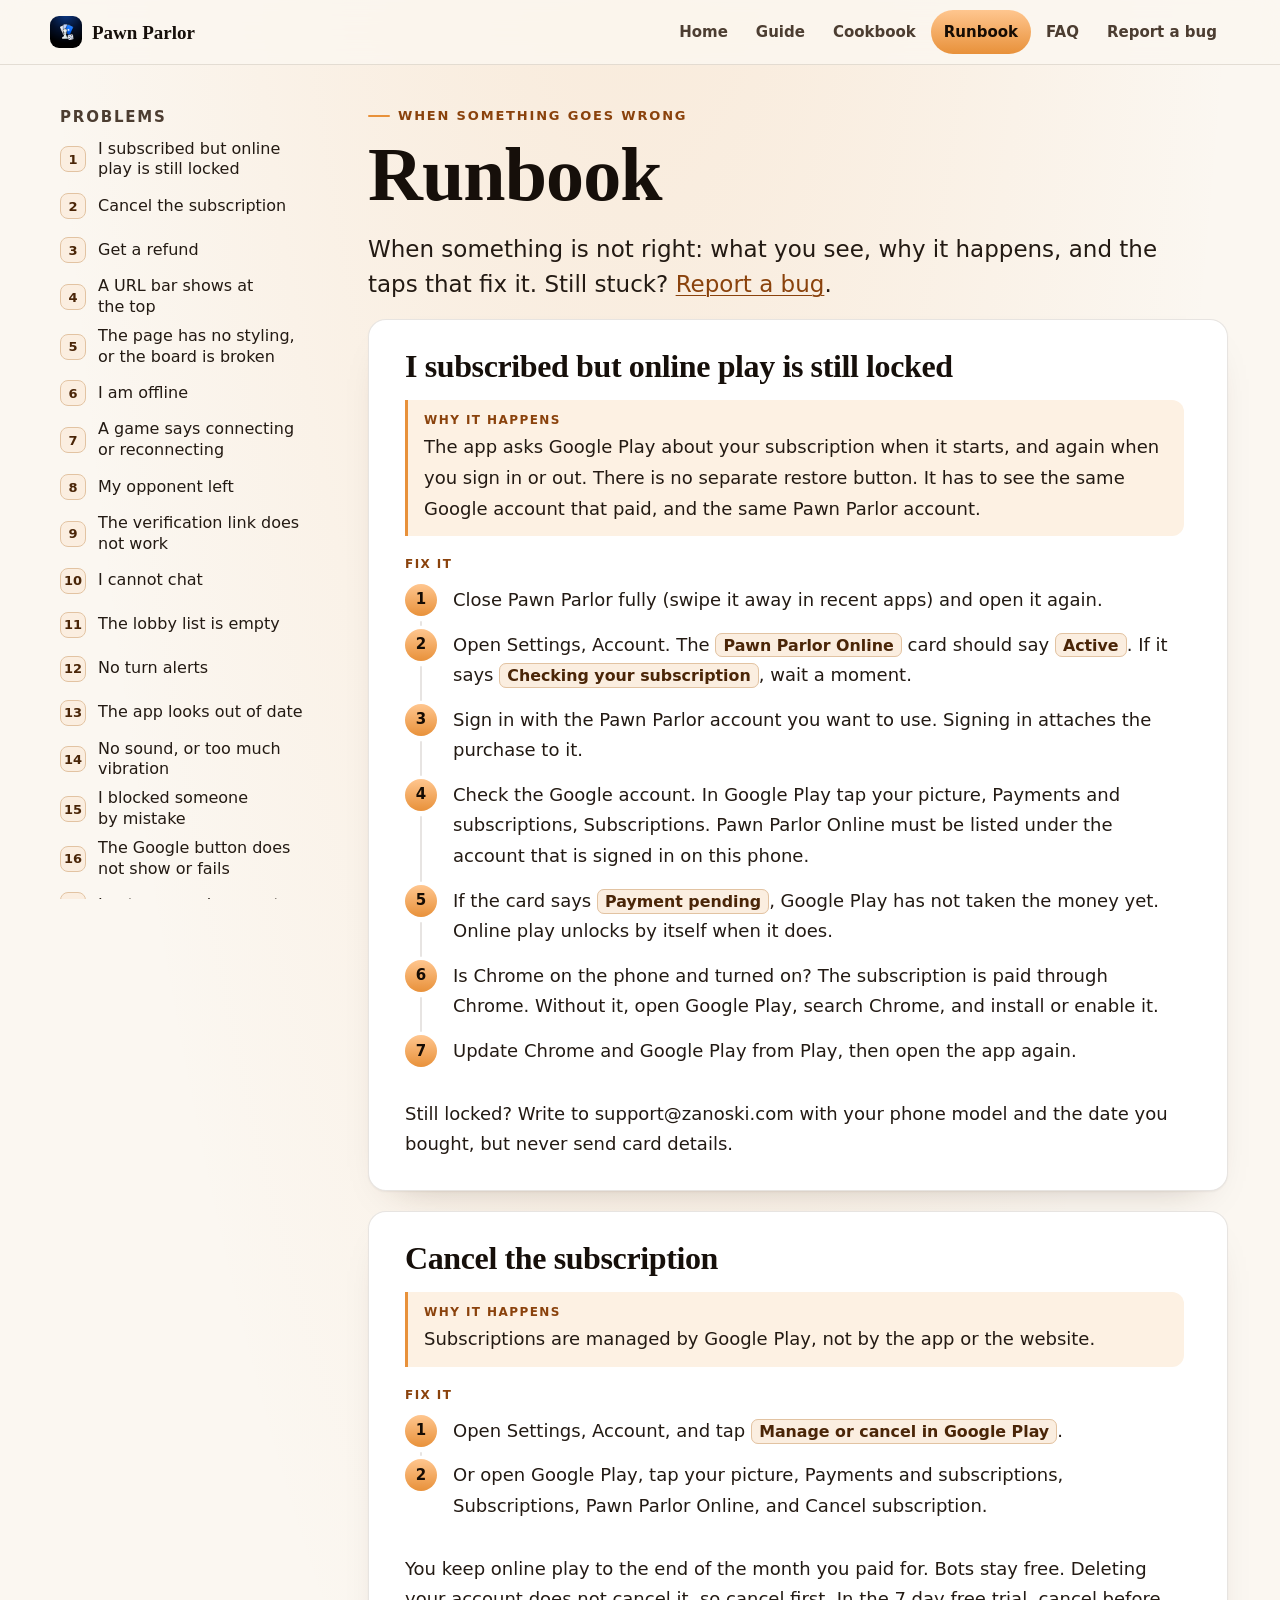
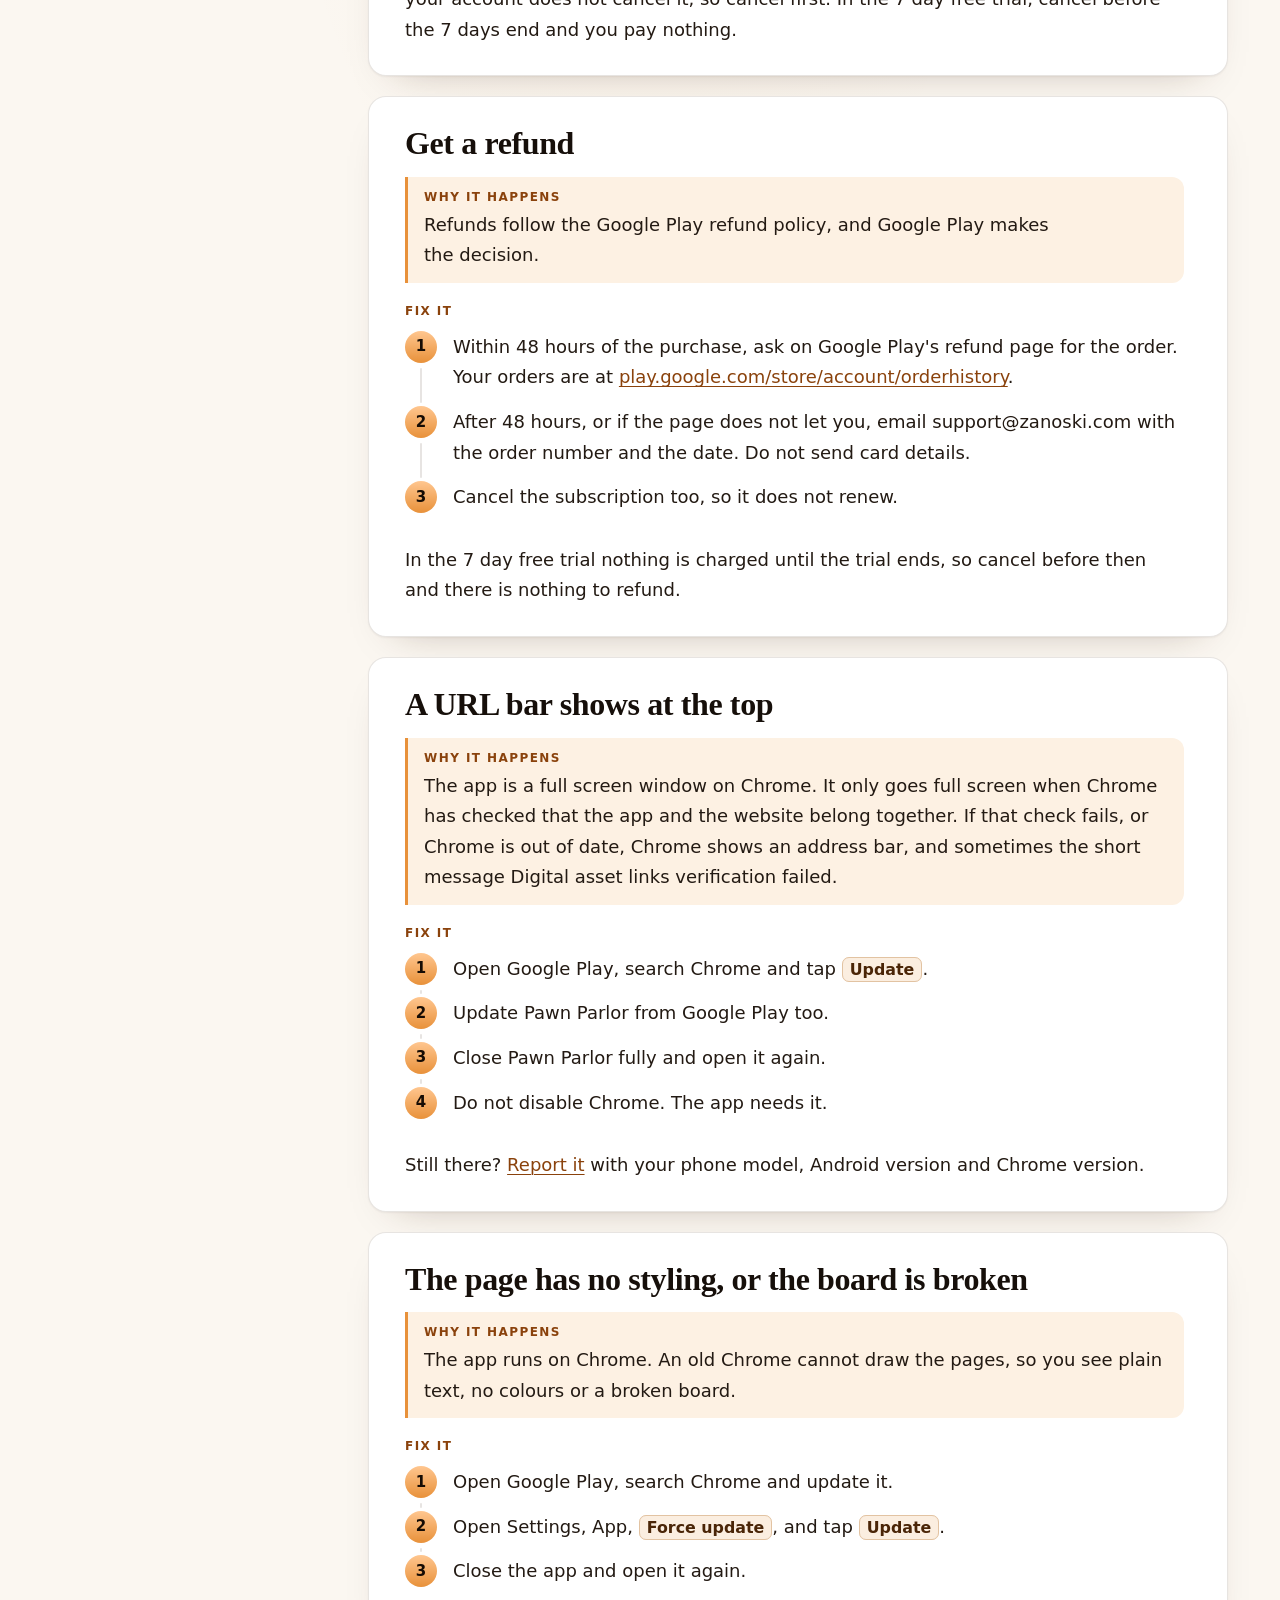
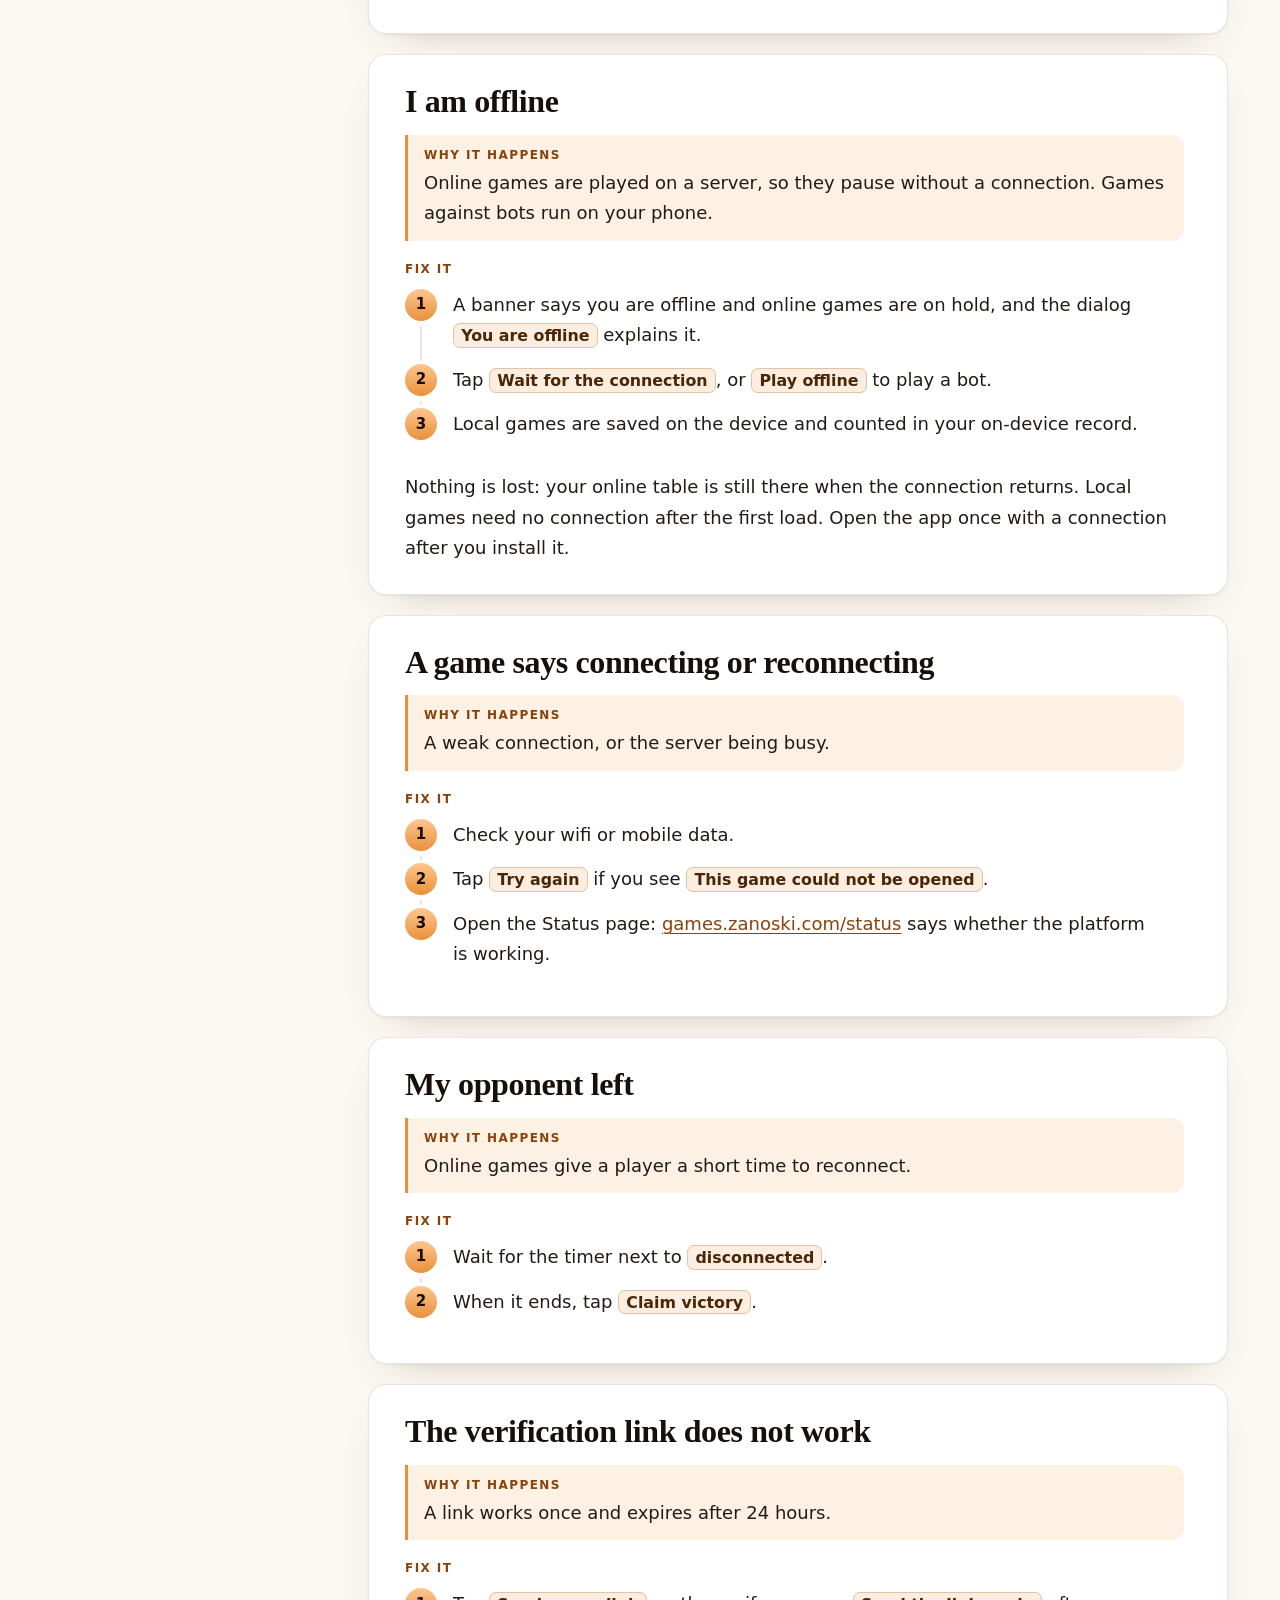
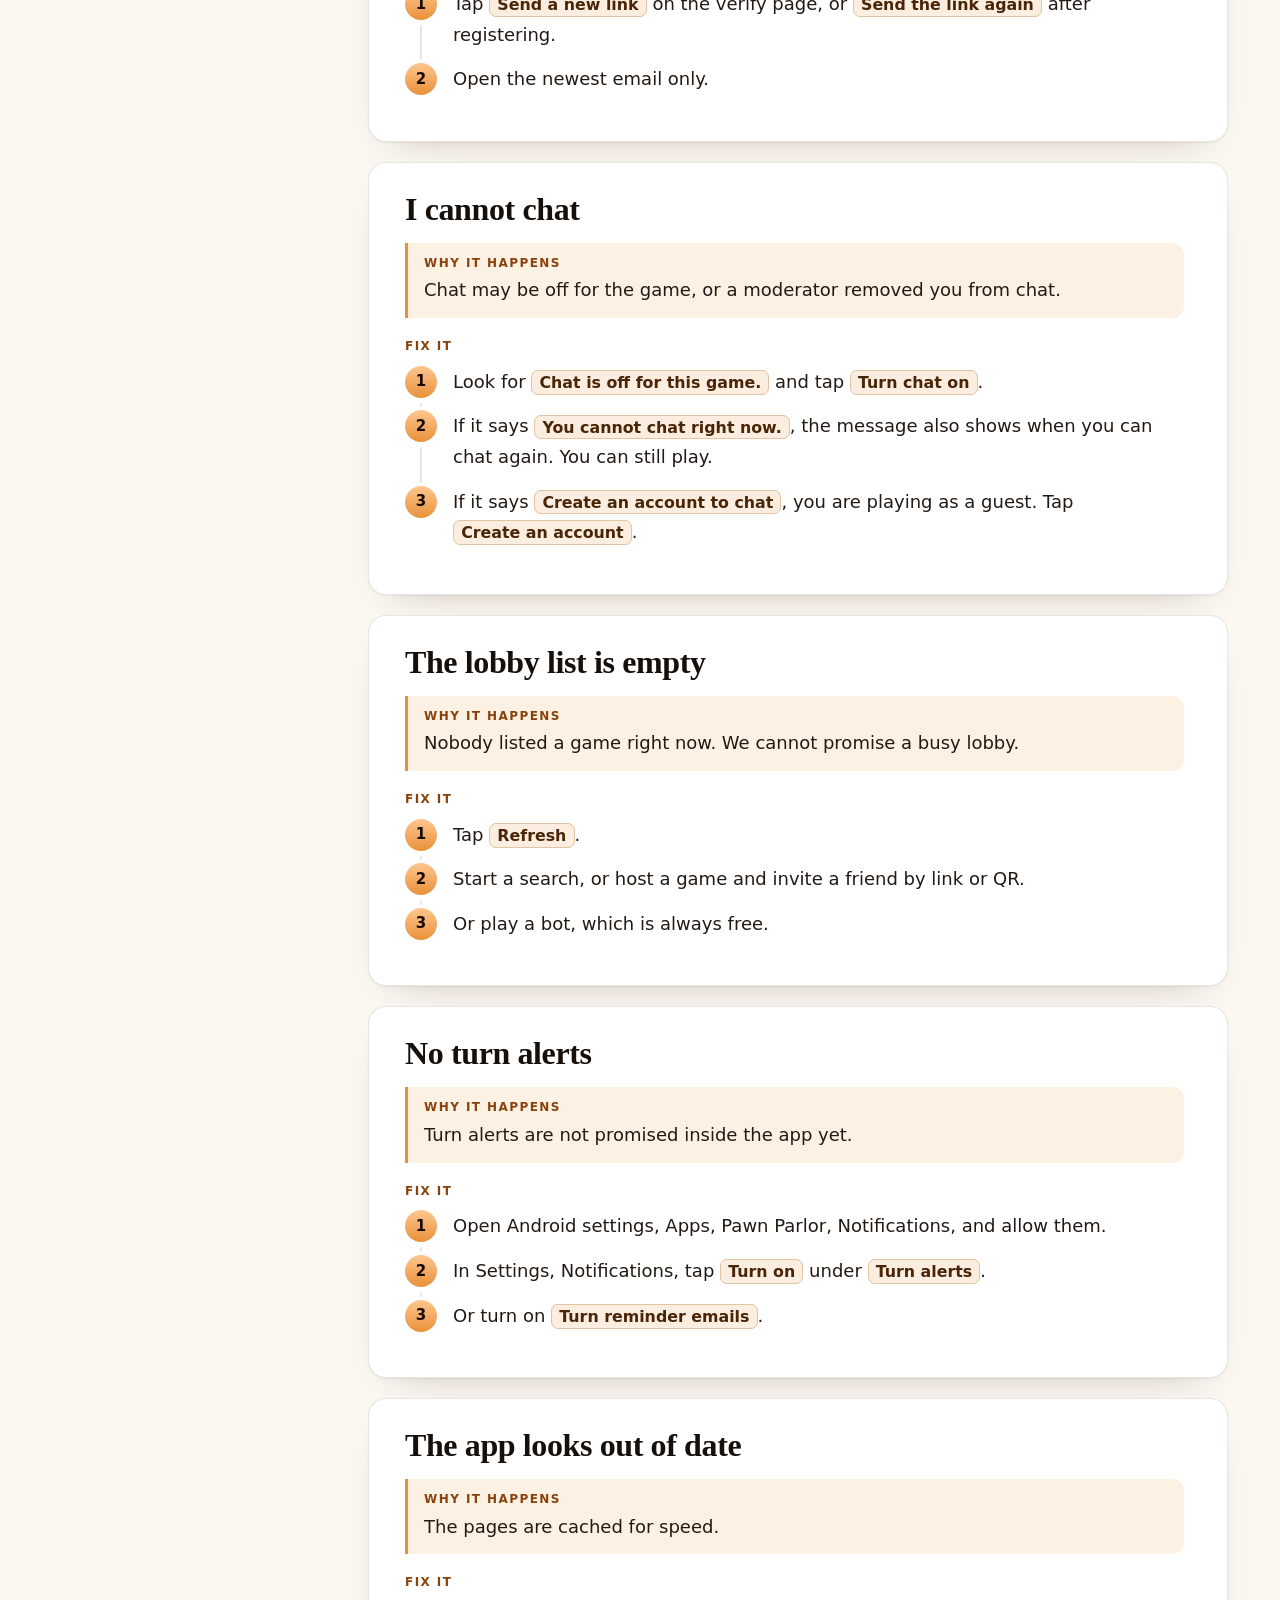
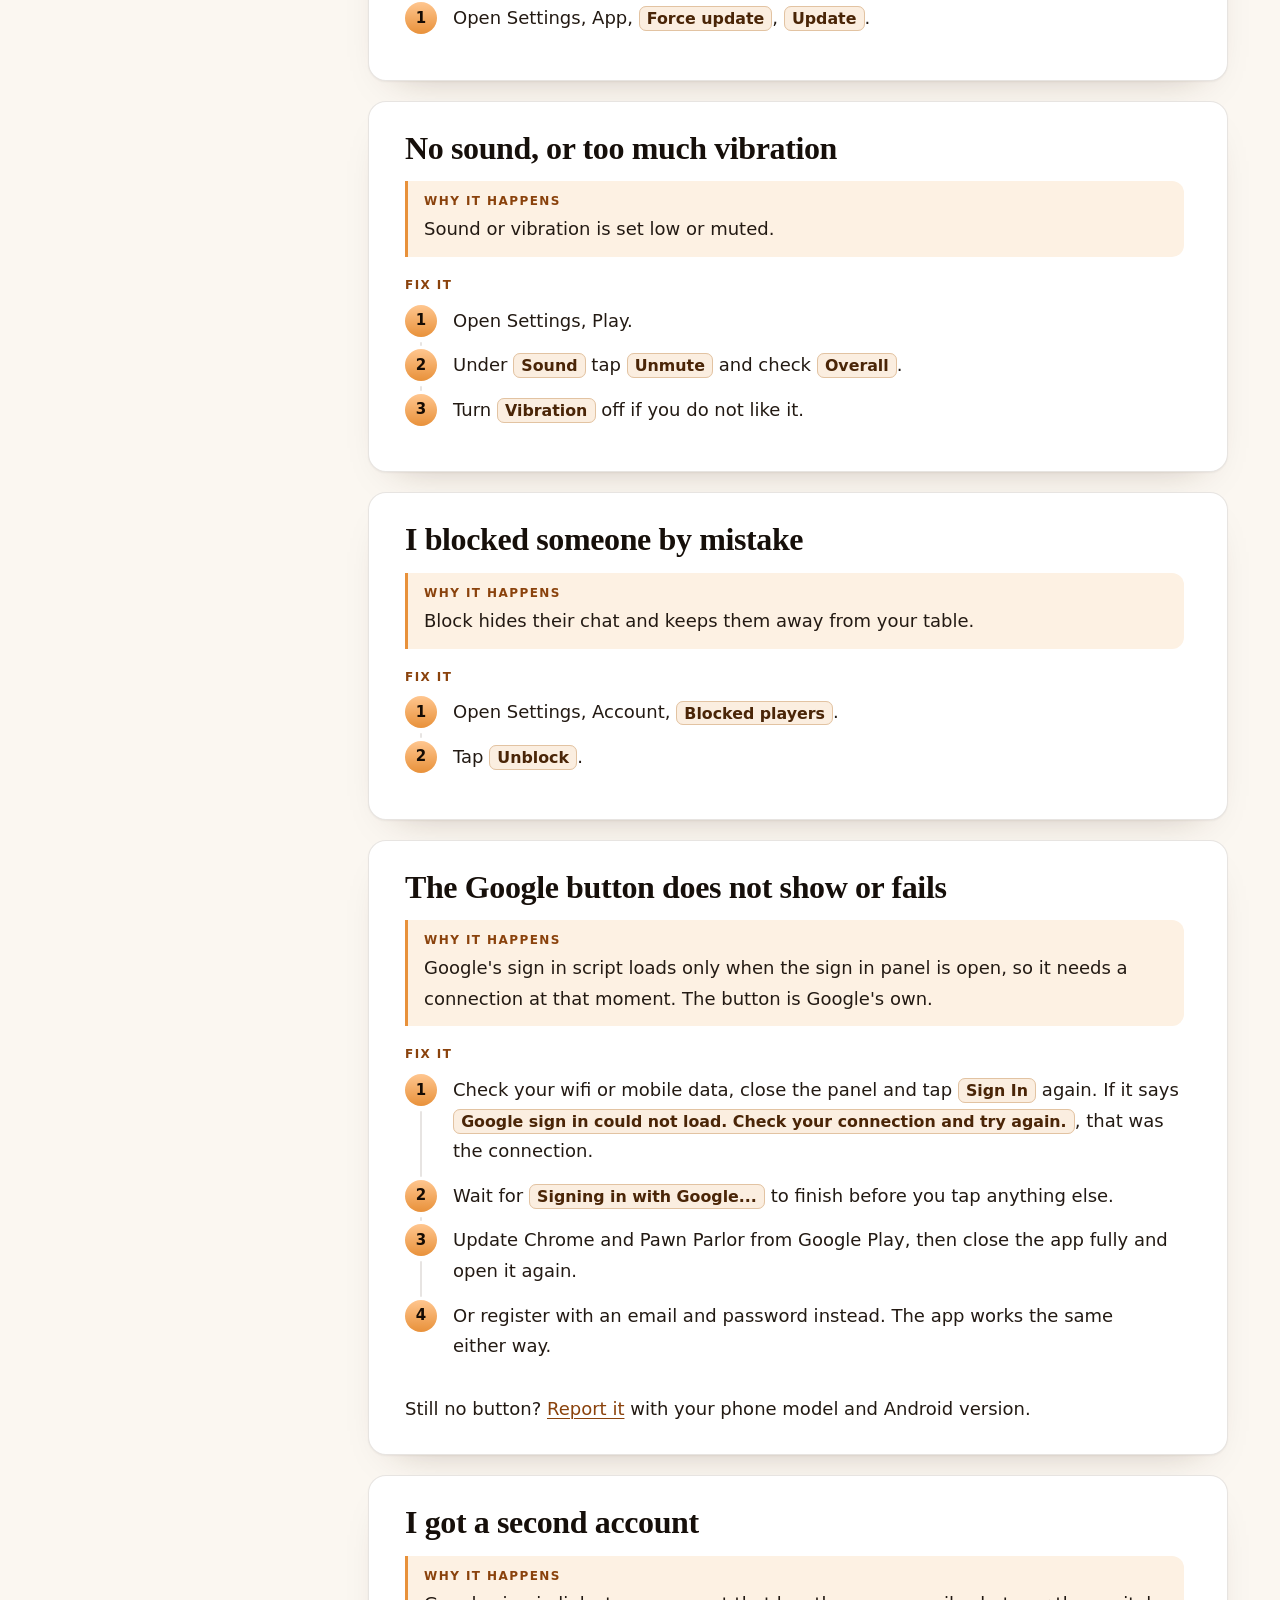
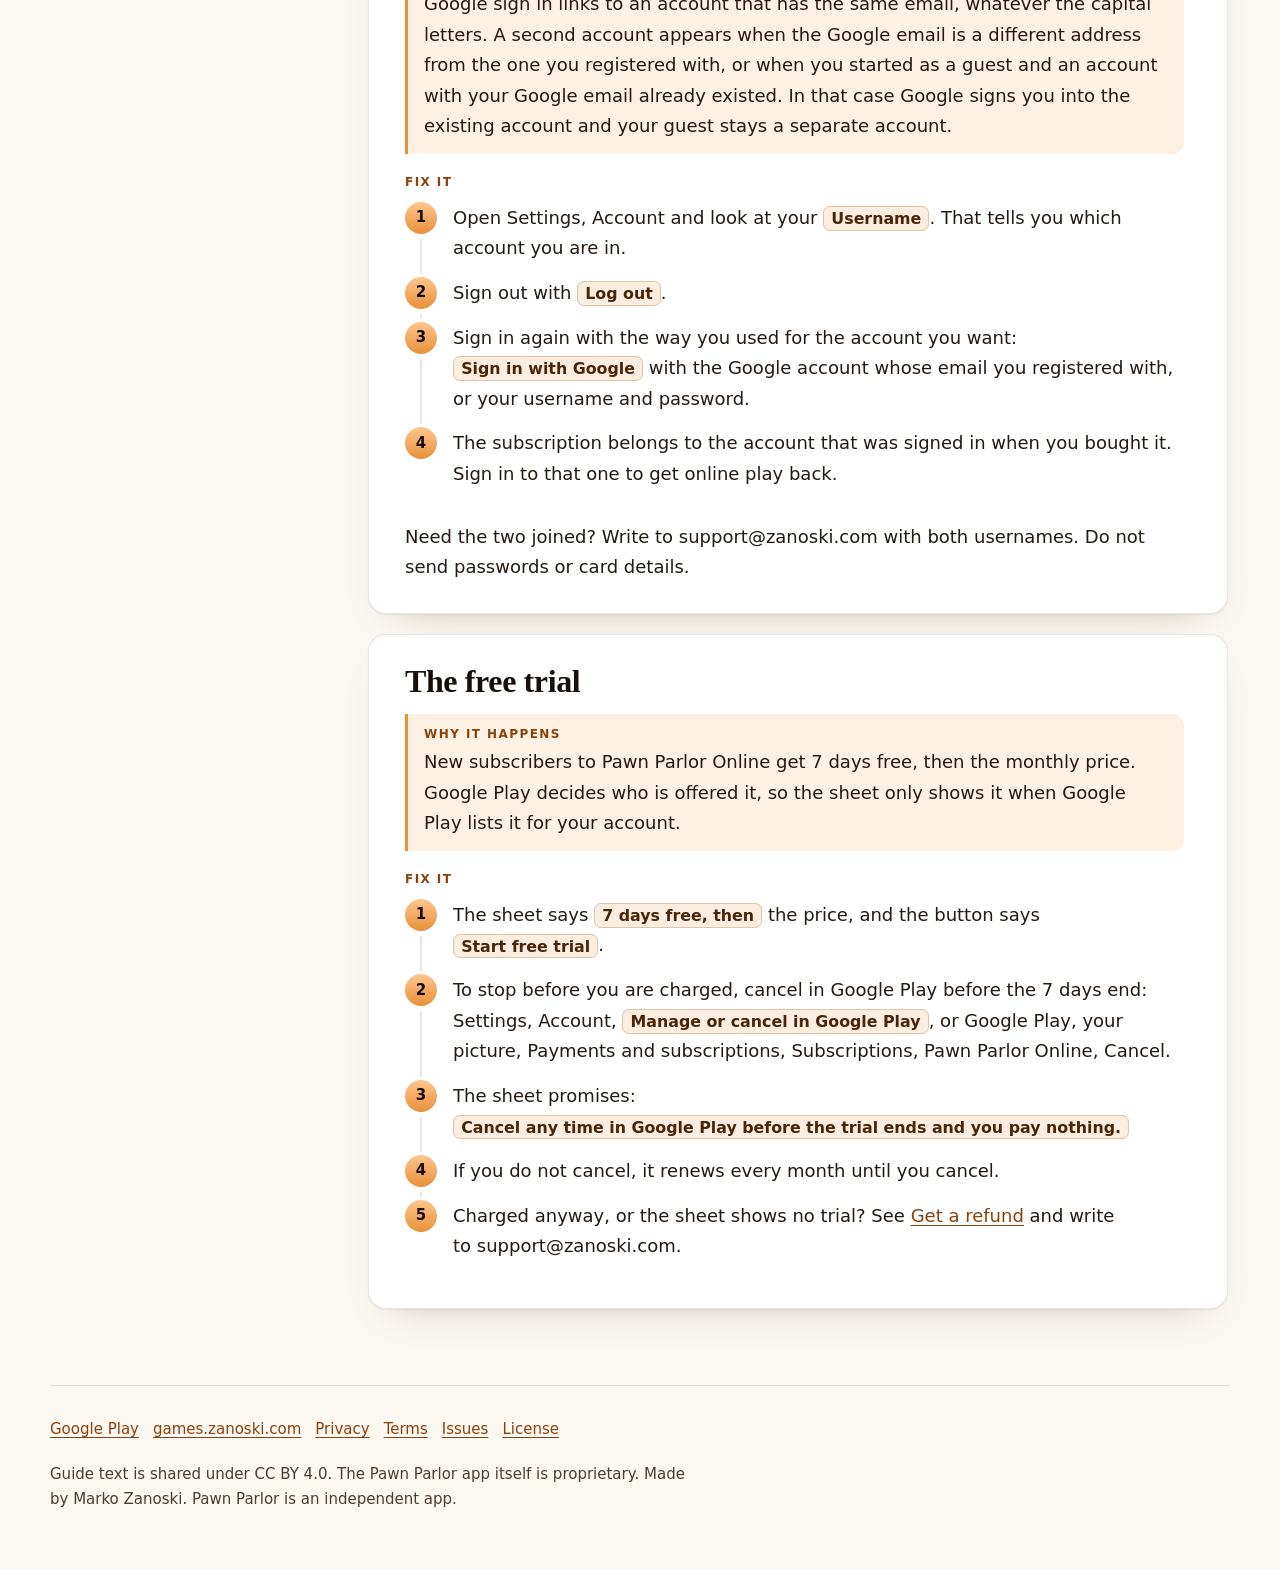
<file: docs/runbook.html>
<!doctype html>
<html lang="en">
<head>
<meta charset="utf-8">
<meta name="viewport" content="width=device-width, initial-scale=1">
<title>Runbook · Pawn Parlor user guide</title>
<meta name="description" content="When something goes wrong in Pawn Parlor: subscription locked, cancel, refund, a URL bar, no styling and offline.">
<meta name="theme-color" content="#0b0b0c">
<meta property="og:title" content="Runbook · Pawn Parlor user guide">
<meta property="og:description" content="When something goes wrong in Pawn Parlor: subscription locked, cancel, refund, a URL bar, no styling and offline.">
<meta property="og:image" content="img/icon-192.png">
<link rel="icon" type="image/png" href="img/icon-192.png">
<link rel="stylesheet" href="style.css">
</head>
<body>
<a class="skip" href="#main">Skip to content</a>
<header class="bar">
  <a class="brand" href="index.html"><img src="img/icon-192.png" alt="" width="30" height="30"><span>Pawn Parlor</span></a>
  <nav class="nav" aria-label="Guide pages"><ul><li><a href="index.html">Home</a></li><li><a href="guide.html">Guide</a></li><li><a href="cookbook.html">Cookbook</a></li><li><a href="runbook.html" aria-current="page">Runbook</a></li><li><a href="faq.html">FAQ</a></li><li><a href="report.html">Report a bug</a></li></ul></nav>
</header>
<div class="wrap">
<main id="main" class="with-toc">
<div class="eyebrow">When something goes wrong</div>
<h1>Runbook</h1>
<div class="underline" aria-hidden="true"></div>
<p class="lede">When something is not right: what you see, why it happens, and the taps that fix it. Still stuck? <a href="report.html">Report a bug</a>.</p>
<div class="toc-wrap"><nav class="tile toc" aria-labelledby="toc-h"><h2 id="toc-h">Problems</h2><ol><li><a href="#locked"><span class="n">1</span>I subscribed but online play is still locked</a></li><li><a href="#cancel"><span class="n">2</span>Cancel the subscription</a></li><li><a href="#refund"><span class="n">3</span>Get a refund</a></li><li><a href="#urlbar"><span class="n">4</span>A URL bar shows at the top</a></li><li><a href="#chrome"><span class="n">5</span>The page has no styling, or the board is broken</a></li><li><a href="#offline"><span class="n">6</span>I am offline</a></li><li><a href="#reconnect"><span class="n">7</span>A game says connecting or reconnecting</a></li><li><a href="#opponent"><span class="n">8</span>My opponent left</a></li><li><a href="#verify"><span class="n">9</span>The verification link does not work</a></li><li><a href="#nochat"><span class="n">10</span>I cannot chat</a></li><li><a href="#empty"><span class="n">11</span>The lobby list is empty</a></li><li><a href="#notif"><span class="n">12</span>No turn alerts</a></li><li><a href="#stale"><span class="n">13</span>The app looks out of date</a></li><li><a href="#sound"><span class="n">14</span>No sound, or too much vibration</a></li><li><a href="#blocked"><span class="n">15</span>I blocked someone by mistake</a></li><li><a href="#google"><span class="n">16</span>The Google button does not show or fails</a></li><li><a href="#second"><span class="n">17</span>I got a second account</a></li><li><a href="#trial"><span class="n">18</span>The free trial</a></li></ol></nav></div>
<div class="tiles one">
<section class="tile" id="locked" aria-labelledby="locked-h"><h2 id="locked-h">I subscribed but online play is still locked</h2>
<p class="why">The app asks Google Play about your subscription when it starts, and again when you sign in or out. There is no separate restore button. It has to see the same Google account that paid, and the same Pawn Parlor account.</p><ol class="steps"><li>Close Pawn Parlor fully (swipe it away in recent apps) and open it again.</li><li>Open Settings, Account. The <code>Pawn Parlor Online</code> card should say <code>Active</code>. If it says <code>Checking your subscription</code>, wait a moment.</li><li>Sign in with the Pawn Parlor account you want to use. Signing in attaches the purchase to it.</li><li>Check the Google account. In Google Play tap your picture, Payments and subscriptions, Subscriptions. Pawn Parlor Online must be listed under the account that is signed in on this phone.</li><li>If the card says <code>Payment pending</code>, Google Play has not taken the money yet. Online play unlocks by itself when it does.</li><li>Is Chrome on the phone and turned on? The subscription is paid through Chrome. Without it, open Google Play, search Chrome, and install or enable it.</li><li>Update Chrome and Google Play from Play, then open the app again.</li></ol><p>Still locked? Write to support@zanoski.com with your phone model and the date you bought, but never send card details.</p>
</section>
<section class="tile" id="cancel" aria-labelledby="cancel-h"><h2 id="cancel-h">Cancel the subscription</h2>
<p class="why">Subscriptions are managed by Google Play, not by the app or the website.</p><ol class="steps"><li>Open Settings, Account, and tap <code>Manage or cancel in Google Play</code>.</li><li>Or open Google Play, tap your picture, Payments and subscriptions, Subscriptions, Pawn Parlor Online, and Cancel subscription.</li></ol><p>You keep online play to the end of the month you paid for. Bots stay free. Deleting your account does not cancel it, so cancel first. In the 7 day free trial, cancel before the 7 days end and you pay nothing.</p>
</section>
<section class="tile" id="refund" aria-labelledby="refund-h"><h2 id="refund-h">Get a refund</h2>
<p class="why">Refunds follow the Google Play refund policy, and Google Play makes the decision.</p><ol class="steps"><li>Within 48 hours of the purchase, ask on Google Play's refund page for the order. Your orders are at <a href="https://play.google.com/store/account/orderhistory">play.google.com/store/account/orderhistory</a>.</li><li>After 48 hours, or if the page does not let you, email support@zanoski.com with the order number and the date. Do not send card details.</li><li>Cancel the subscription too, so it does not renew.</li></ol><p>In the 7 day free trial nothing is charged until the trial ends, so cancel before then and there is nothing to refund.</p>
</section>
<section class="tile" id="urlbar" aria-labelledby="urlbar-h"><h2 id="urlbar-h">A URL bar shows at the top</h2>
<p class="why">The app is a full screen window on Chrome. It only goes full screen when Chrome has checked that the app and the website belong together. If that check fails, or Chrome is out of date, Chrome shows an address bar, and sometimes the short message Digital asset links verification failed.</p><ol class="steps"><li>Open Google Play, search Chrome and tap <code>Update</code>.</li><li>Update Pawn Parlor from Google Play too.</li><li>Close Pawn Parlor fully and open it again.</li><li>Do not disable Chrome. The app needs it.</li></ol><p>Still there? <a href="report.html">Report it</a> with your phone model, Android version and Chrome version.</p>
</section>
<section class="tile" id="chrome" aria-labelledby="chrome-h"><h2 id="chrome-h">The page has no styling, or the board is broken</h2>
<p class="why">The app runs on Chrome. An old Chrome cannot draw the pages, so you see plain text, no colours or a broken board.</p><ol class="steps"><li>Open Google Play, search Chrome and update it.</li><li>Open Settings, App, <code>Force update</code>, and tap <code>Update</code>.</li><li>Close the app and open it again.</li></ol>
</section>
<section class="tile" id="offline" aria-labelledby="offline-h"><h2 id="offline-h">I am offline</h2>
<p class="why">Online games are played on a server, so they pause without a connection. Games against bots run on your phone.</p><ol class="steps"><li>A banner says you are offline and online games are on hold, and the dialog <code>You are offline</code> explains it.</li><li>Tap <code>Wait for the connection</code>, or <code>Play offline</code> to play a bot.</li><li>Local games are saved on the device and counted in your on-device record.</li></ol><p>Nothing is lost: your online table is still there when the connection returns. Local games need no connection after the first load. Open the app once with a connection after you install it.</p>
</section>
<section class="tile" id="reconnect" aria-labelledby="reconnect-h"><h2 id="reconnect-h">A game says connecting or reconnecting</h2>
<p class="why">A weak connection, or the server being busy.</p><ol class="steps"><li>Check your wifi or mobile data.</li><li>Tap <code>Try again</code> if you see <code>This game could not be opened</code>.</li><li>Open the Status page: <a href="https://games.zanoski.com/status">games.zanoski.com/status</a> says whether the platform is working.</li></ol>
</section>
<section class="tile" id="opponent" aria-labelledby="opponent-h"><h2 id="opponent-h">My opponent left</h2>
<p class="why">Online games give a player a short time to reconnect.</p><ol class="steps"><li>Wait for the timer next to <code>disconnected</code>.</li><li>When it ends, tap <code>Claim victory</code>.</li></ol>
</section>
<section class="tile" id="verify" aria-labelledby="verify-h"><h2 id="verify-h">The verification link does not work</h2>
<p class="why">A link works once and expires after 24 hours.</p><ol class="steps"><li>Tap <code>Send a new link</code> on the verify page, or <code>Send the link again</code> after registering.</li><li>Open the newest email only.</li></ol>
</section>
<section class="tile" id="nochat" aria-labelledby="nochat-h"><h2 id="nochat-h">I cannot chat</h2>
<p class="why">Chat may be off for the game, or a moderator removed you from chat.</p><ol class="steps"><li>Look for <code>Chat is off for this game.</code> and tap <code>Turn chat on</code>.</li><li>If it says <code>You cannot chat right now.</code>, the message also shows when you can chat again. You can still play.</li><li>If it says <code>Create an account to chat</code>, you are playing as a guest. Tap <code>Create an account</code>.</li></ol>
</section>
<section class="tile" id="empty" aria-labelledby="empty-h"><h2 id="empty-h">The lobby list is empty</h2>
<p class="why">Nobody listed a game right now. We cannot promise a busy lobby.</p><ol class="steps"><li>Tap <code>Refresh</code>.</li><li>Start a search, or host a game and invite a friend by link or QR.</li><li>Or play a bot, which is always free.</li></ol>
</section>
<section class="tile" id="notif" aria-labelledby="notif-h"><h2 id="notif-h">No turn alerts</h2>
<p class="why">Turn alerts are not promised inside the app yet.</p><ol class="steps"><li>Open Android settings, Apps, Pawn Parlor, Notifications, and allow them.</li><li>In Settings, Notifications, tap <code>Turn on</code> under <code>Turn alerts</code>.</li><li>Or turn on <code>Turn reminder emails</code>.</li></ol>
</section>
<section class="tile" id="stale" aria-labelledby="stale-h"><h2 id="stale-h">The app looks out of date</h2>
<p class="why">The pages are cached for speed.</p><ol class="steps"><li>Open Settings, App, <code>Force update</code>, <code>Update</code>.</li></ol>
</section>
<section class="tile" id="sound" aria-labelledby="sound-h"><h2 id="sound-h">No sound, or too much vibration</h2>
<p class="why">Sound or vibration is set low or muted.</p><ol class="steps"><li>Open Settings, Play.</li><li>Under <code>Sound</code> tap <code>Unmute</code> and check <code>Overall</code>.</li><li>Turn <code>Vibration</code> off if you do not like it.</li></ol>
</section>
<section class="tile" id="blocked" aria-labelledby="blocked-h"><h2 id="blocked-h">I blocked someone by mistake</h2>
<p class="why">Block hides their chat and keeps them away from your table.</p><ol class="steps"><li>Open Settings, Account, <code>Blocked players</code>.</li><li>Tap <code>Unblock</code>.</li></ol>
</section>
<section class="tile" id="google" aria-labelledby="google-h"><h2 id="google-h">The Google button does not show or fails</h2>
<p class="why">Google's sign in script loads only when the sign in panel is open, so it needs a connection at that moment. The button is Google's own.</p><ol class="steps"><li>Check your wifi or mobile data, close the panel and tap <code>Sign In</code> again. If it says <code>Google sign in could not load. Check your connection and try again.</code>, that was the connection.</li><li>Wait for <code>Signing in with Google...</code> to finish before you tap anything else.</li><li>Update Chrome and Pawn Parlor from Google Play, then close the app fully and open it again.</li><li>Or register with an email and password instead. The app works the same either way.</li></ol><p>Still no button? <a href="report.html">Report it</a> with your phone model and Android version.</p>
</section>
<section class="tile" id="second" aria-labelledby="second-h"><h2 id="second-h">I got a second account</h2>
<p class="why">Google sign in links to an account that has the same email, whatever the capital letters. A second account appears when the Google email is a different address from the one you registered with, or when you started as a guest and an account with your Google email already existed. In that case Google signs you into the existing account and your guest stays a separate account.</p><ol class="steps"><li>Open Settings, Account and look at your <code>Username</code>. That tells you which account you are in.</li><li>Sign out with <code>Log out</code>.</li><li>Sign in again with the way you used for the account you want: <code>Sign in with Google</code> with the Google account whose email you registered with, or your username and password.</li><li>The subscription belongs to the account that was signed in when you bought it. Sign in to that one to get online play back.</li></ol><p>Need the two joined? Write to support@zanoski.com with both usernames. Do not send passwords or card details.</p>
</section>
<section class="tile" id="trial" aria-labelledby="trial-h"><h2 id="trial-h">The free trial</h2>
<p class="why">New subscribers to Pawn Parlor Online get 7 days free, then the monthly price. Google Play decides who is offered it, so the sheet only shows it when Google Play lists it for your account.</p><ol class="steps"><li>The sheet says <code>7 days free, then</code> the price, and the button says <code>Start free trial</code>.</li><li>To stop before you are charged, cancel in Google Play before the 7 days end: Settings, Account, <code>Manage or cancel in Google Play</code>, or Google Play, your picture, Payments and subscriptions, Subscriptions, Pawn Parlor Online, Cancel.</li><li>The sheet promises: <code>Cancel any time in Google Play before the trial ends and you pay nothing.</code></li><li>If you do not cancel, it renews every month until you cancel.</li><li>Charged anyway, or the sheet shows no trial? See <a href="#refund">Get a refund</a> and write to support@zanoski.com.</li></ol>
</section>
</div>

</main>
<footer>
  <div class="tile quiet">
  <ul>
    <li><a href="https://play.google.com/store/apps/details?id=com.zanoshky.pawnparlor">Google Play</a></li>
    <li><a href="https://games.zanoski.com">games.zanoski.com</a></li>
    <li><a href="https://games.zanoski.com/privacy">Privacy</a></li>
    <li><a href="https://games.zanoski.com/terms">Terms</a></li>
    <li><a href="https://github.com/Zanoshky/pawn-parlor-app/issues">Issues</a></li>
    <li><a href="https://github.com/Zanoshky/pawn-parlor-app/blob/main/LICENSE">License</a></li>
  </ul>
  <p>Guide text is shared under CC BY 4.0. The Pawn Parlor app itself is proprietary. Made by Marko Zanoski. Pawn Parlor is an independent app.</p>
  </div>
</footer>
</div>
</body>
</html>
</file>
<file: docs/style.css>
/* Pawn Parlor user guide. A warm card table at night, or cream paper by day.
   Built for reading: one column of 68 characters, 18px body, quiet cards,
   body text 7:1 or better in both themes. */
:root {
  --bg: #100d0b;
  --bg-glow: rgba(232, 145, 58, 0.14);
  --card: #1a1512;
  --card-2: #221b16;
  --line: rgba(255, 220, 190, 0.12);
  --line-strong: rgba(255, 180, 106, 0.38);
  --fg: #f4eee7;
  --dim: #cdc1b4;
  --head: #ffffff;
  --link: #ffbf80;
  --link-hover: #ffffff;
  --accent: #e8913a;
  --accent-ink: #160c04;
  --chip-bg: #2c221b;
  --chip-line: #574233;
  --chip-fg: #ffe2c4;
  --why-bg: rgba(255, 191, 128, 0.07);
  --shadow: 0 1px 0 rgba(255, 255, 255, 0.04) inset, 0 18px 40px -24px rgba(0, 0, 0, 0.9);
  --radius: 18px;
  --measure: 68ch;
  --wrap: 1180px;
  --serif: "Iowan Old Style", "Palatino Linotype", Palatino, "Book Antiqua", Georgia, serif;
  --sans: system-ui, -apple-system, "Segoe UI", Roboto, "Helvetica Neue", Arial, sans-serif;
  --mono: ui-monospace, "SF Mono", "Cascadia Mono", Menlo, Consolas, monospace;
  color-scheme: dark;
}
@media (prefers-color-scheme: light) {
  :root {
    --bg: #fbf7f1;
    --bg-glow: rgba(232, 145, 58, 0.16);
    --card: #ffffff;
    --card-2: #fff8ef;
    --line: rgba(60, 35, 15, 0.12);
    --line-strong: rgba(154, 79, 18, 0.4);
    --fg: #231a13;
    --dim: #4c3d31;
    --head: #160f0a;
    --link: #8a420c;
    --link-hover: #160f0a;
    --accent-ink: #160c04;
    --chip-bg: #fbeee0;
    --chip-line: #e2c3a2;
    --chip-fg: #4a2507;
    --why-bg: #fdf1e3;
    --shadow: 0 1px 2px rgba(60, 35, 15, 0.06), 0 18px 40px -28px rgba(60, 35, 15, 0.35);
    color-scheme: light;
  }
}

* { box-sizing: border-box; }
html {
  -webkit-text-size-adjust: 100%;
  background: radial-gradient(70% 45% at 50% -10%, var(--bg-glow), transparent 70%) no-repeat, var(--bg);
  scroll-behavior: smooth;
  scroll-padding-top: 96px;
}
body {
  margin: 0; color: var(--fg); background: transparent;
  font: 18px/1.7 var(--sans);
  padding-inline: 20px;
  text-rendering: optimizeLegibility;
  -webkit-font-smoothing: antialiased;
}
a { color: var(--link); text-decoration-thickness: 1px; text-underline-offset: 3px; }
a:hover { color: var(--link-hover); text-decoration-thickness: 2px; }
:focus-visible { outline: 3px solid var(--link); outline-offset: 3px; border-radius: 6px; }
img { max-width: 100%; height: auto; }
strong, b { color: var(--head); }

/* What the app says on screen: a label chip, not code. */
code, kbd {
  font: 600 0.88em/1.3 var(--sans);
  color: var(--chip-fg); background: var(--chip-bg);
  border: 1px solid var(--chip-line); border-radius: 7px;
  padding: 0.12em 0.45em; white-space: nowrap;
  -webkit-box-decoration-break: clone; box-decoration-break: clone;
}

.skip { position: absolute; left: 16px; top: -100px; z-index: 20; background: var(--card); color: var(--head); padding: 12px 16px; border-radius: 10px; border: 2px solid var(--link); }
.skip:focus { top: 8px; }
.wrap { max-width: var(--wrap); margin: 0 auto; }

/* Top bar */
.bar {
  position: sticky; top: 0; z-index: 10;
  margin: 0 -20px; padding: 8px max(20px, calc((100vw - var(--wrap)) / 2)); padding-top: calc(8px + env(safe-area-inset-top, 0px));
  display: flex; align-items: center; gap: 8px 16px;
  background: color-mix(in srgb, var(--bg) 82%, transparent);
  -webkit-backdrop-filter: saturate(1.4) blur(14px); backdrop-filter: saturate(1.4) blur(14px);
  border-bottom: 1px solid var(--line);
}
.bar > * { min-width: 0; }
.brand { display: inline-flex; align-items: center; gap: 10px; min-height: 48px; padding-right: 6px; color: var(--head); text-decoration: none; font: 700 19px/1 var(--serif); white-space: nowrap; flex: none; }
.brand img { width: 32px; height: 32px; border-radius: 9px; }
.brand:hover { color: var(--head); }
.nav { margin-left: auto; overflow-x: auto; scrollbar-width: none; }
.nav::-webkit-scrollbar { display: none; }
.nav ul { list-style: none; margin: 0; padding: 0; display: flex; gap: 2px; }
.nav a {
  display: inline-flex; align-items: center; min-height: 44px; padding: 0 13px; border-radius: 999px;
  color: var(--dim); text-decoration: none; font: 600 15px var(--sans); white-space: nowrap;
}
.nav a:hover { color: var(--head); background: var(--card-2); }
.nav a[aria-current="page"] { color: var(--accent-ink); background: linear-gradient(180deg, #ffc68f, #e8913a); }
@media (max-width: 720px) {
  .bar { flex-wrap: wrap; padding-bottom: 4px; }
  .nav { margin-left: 0; width: 100%; margin-inline: -6px; padding-inline: 6px; }
  .nav a { min-height: 44px; font-size: 15px; padding: 0 12px; }
}

/* Type */
h1, h2, h3 { color: var(--head); font-family: var(--serif); font-weight: 700; letter-spacing: -0.012em; text-wrap: balance; }
h1 { font-size: clamp(40px, 7.4vw, 76px); line-height: 1.02; margin: 0 0 18px; }
h2 { font-size: clamp(25px, 3.4vw, 32px); line-height: 1.18; margin: 0 0 14px; }
h3 { font-size: 21px; line-height: 1.3; margin: 28px 0 10px; }
p { margin: 0 0 16px; max-width: var(--measure); text-wrap: pretty; }
li { text-wrap: pretty; }
.lede { font-size: clamp(19px, 2.2vw, 23px); line-height: 1.55; color: var(--fg); max-width: 56ch; }
.dim { color: var(--dim); }
.eyebrow {
  display: inline-flex; align-items: center; gap: 8px; margin: 0 0 14px;
  font: 700 13px/1 var(--sans); letter-spacing: 0.14em; text-transform: uppercase; color: var(--link);
}
.eyebrow::before { content: ""; width: 22px; height: 2px; border-radius: 2px; background: var(--accent); }
.underline { display: none; }

main { padding-block: 44px 56px; }
section { scroll-margin-top: 96px; }

/* Cards */
.tile {
  position: relative; background: var(--card); border: 1px solid var(--line); border-radius: var(--radius);
  padding: 28px clamp(20px, 3.4vw, 36px) 14px; box-shadow: var(--shadow);
}
.tile.quiet { background: transparent; border: 0; box-shadow: none; padding: 0; }
.tile > .title {
  display: inline-flex; align-items: center; gap: 8px; margin: 0 0 12px;
  font: 700 12px/1 var(--sans); letter-spacing: 0.14em; text-transform: uppercase; color: var(--link);
}
.tile > .title::before { content: ""; width: 8px; height: 8px; border-radius: 50%; background: var(--accent); box-shadow: 0 0 0 4px rgba(232, 145, 58, 0.18); }
.tile > :first-child { margin-top: 0; }

.tiles { display: grid; gap: 20px; grid-template-columns: repeat(auto-fit, minmax(min(100%, 340px), 1fr)); margin-bottom: 20px; }
.tiles.one { grid-template-columns: minmax(0, 1fr); max-width: 860px; }
.tiles > * { min-width: 0; }

/* Lists */
ul.dots { padding-left: 0; list-style: none; margin: 0 0 16px; }
ul.dots li { position: relative; padding-left: 28px; margin-bottom: 10px; }
ul.dots li::before {
  content: ""; position: absolute; left: 2px; top: 0.5em; width: 14px; height: 14px; border-radius: 50%;
  background: radial-gradient(circle at 50% 50%, var(--accent) 0 3px, transparent 3.5px), rgba(232, 145, 58, 0.18);
}
ol.steps { counter-reset: s; list-style: none; padding: 0; margin: 4px 0 18px; max-width: var(--measure); }
ol.steps li { counter-increment: s; position: relative; padding: 0 0 14px 48px; min-height: 34px; }
ol.steps li::before {
  content: counter(s); position: absolute; left: 0; top: -1px; width: 32px; height: 32px; border-radius: 50%;
  display: grid; place-items: center; font: 700 15px/1 var(--sans); color: var(--accent-ink);
  background: linear-gradient(180deg, #ffc68f, #e8913a);
}
ol.steps li:not(:last-child)::after {
  content: ""; position: absolute; left: 15px; top: 36px; bottom: 4px; width: 2px; border-radius: 2px; background: var(--line);
}
dl.keys { display: grid; grid-template-columns: minmax(0, 12em) minmax(0, 1fr); gap: 0; margin: 0 0 18px; }
dl.keys dt, dl.keys dd { padding: 12px 0; border-top: 1px solid var(--line); margin: 0; }
dl.keys dt { color: var(--head); font-weight: 700; padding-right: 18px; }
dl.keys dt:first-of-type, dl.keys dt:first-of-type + dd { border-top: 0; }
@media (max-width: 560px) {
  dl.keys { grid-template-columns: 1fr; }
  dl.keys dd { border-top: 0; padding-top: 0; color: var(--dim); }
}
.cols { columns: 2 320px; column-gap: 40px; }
.cols li { break-inside: avoid; }

/* The why line in the runbook: a soft callout, labelled. */
.why {
  color: var(--fg); background: var(--why-bg); border-left: 3px solid var(--accent);
  border-radius: 0 12px 12px 0; padding: 12px 16px; margin: 0 0 20px;
}
.why::before {
  content: "Why it happens"; display: block; margin-bottom: 4px;
  font: 700 12px/1.4 var(--sans); letter-spacing: 0.12em; text-transform: uppercase; color: var(--link);
}
.why + ol.steps::before {
  content: "Fix it"; display: block; margin: 0 0 12px;
  font: 700 12px/1.4 var(--sans); letter-spacing: 0.12em; text-transform: uppercase; color: var(--link);
}
.note {
  border-radius: 14px; padding: 14px 18px; margin: 0 0 18px; max-width: var(--measure);
  background: var(--why-bg); border: 1px solid var(--line-strong);
}

/* Home */
.hero { display: grid; gap: 32px; align-items: center; grid-template-columns: 1fr; margin: 8px 0 36px; }
.hero > .tile { background: transparent; border: 0; box-shadow: none; padding: 0; }
.hero > .tile > .title { margin-bottom: 18px; }
@media (min-width: 860px) { .hero { grid-template-columns: 1.6fr 1fr; } }
.icon {
  display: block; margin: 0 auto; width: min(70%, 280px); border-radius: 23%;
  box-shadow: 0 30px 80px -20px rgba(232, 145, 58, 0.55), 0 0 0 1px rgba(255, 255, 255, 0.06);
}
@media (max-width: 859px) { .hero > div:last-child { order: -1; } .icon { width: 120px; margin: 0; } }
.actions { display: flex; flex-wrap: wrap; gap: 12px; margin: 26px 0 12px; }
.btn {
  display: inline-flex; align-items: center; justify-content: center; min-height: 52px; padding: 0 24px;
  border-radius: 999px; font: 700 16px/1 var(--sans); text-decoration: none; color: var(--accent-ink);
  background: linear-gradient(180deg, #ffc68f, #e8913a); box-shadow: 0 10px 24px -12px rgba(232, 145, 58, 0.9);
}
.btn:hover { color: var(--accent-ink); filter: brightness(1.06); text-decoration: none; }
.btn.ghost { color: var(--head); background: var(--card); border: 1px solid var(--line-strong); box-shadow: none; }
.btn.ghost:hover { color: var(--head); background: var(--card-2); }

.stats {
  list-style: none; margin: 0 0 36px; padding: 0; display: grid; gap: 1px;
  grid-template-columns: repeat(auto-fit, minmax(min(100%, 170px), 1fr));
  background: var(--line); border: 1px solid var(--line); border-radius: var(--radius); overflow: hidden;
}
.stats li { padding: 20px 22px; background: var(--card); }
.stats b { display: block; font: 700 34px/1.1 var(--serif); color: var(--link); margin-bottom: 4px; }
.stats span { color: var(--dim); font-size: 15px; line-height: 1.4; }
#online.tile { border-color: var(--line-strong); background: linear-gradient(180deg, var(--card-2), var(--card)); }

/* Guide: contents. A sticky sidebar on wide screens, a card above the text on narrow ones. */
.toc h2 { font-size: 15px; font-family: var(--sans); letter-spacing: 0.12em; text-transform: uppercase; color: var(--dim); margin-bottom: 8px; }
.toc ol { list-style: none; padding: 0; margin: 0; }
.toc a {
  display: flex; align-items: center; gap: 12px; min-height: 44px; padding: 4px 10px; margin: 0 -10px;
  border-radius: 10px; text-decoration: none; color: var(--fg); font-size: 16px; line-height: 1.3;
}
.toc a:hover { color: var(--head); background: var(--card-2); }
.toc .n {
  flex: none; display: inline-grid; place-items: center; width: 26px; height: 26px; border-radius: 8px;
  background: var(--chip-bg); border: 1px solid var(--chip-line); color: var(--chip-fg); font: 700 13px var(--sans);
}
.toc-wrap { margin-bottom: 24px; }
.toc-wrap .toc { padding-bottom: 18px; }
@media (max-width: 1099px) { .toc-wrap .toc ol { columns: 2 240px; column-gap: 24px; } .toc-wrap .toc li { break-inside: avoid; } }
@media (min-width: 1100px) {
  main.with-toc { display: grid; grid-template-columns: 270px minmax(0, 1fr); column-gap: 48px; align-items: start; }
  main.with-toc > * { grid-column: 2; }
  main.with-toc > .toc-wrap { grid-column: 1; grid-row: 1 / span 20; position: sticky; top: 92px; margin: 0; max-height: calc(100vh - 110px); overflow: auto; }
  main.with-toc > .toc-wrap .toc { background: transparent; border: 0; box-shadow: none; padding: 0 10px 0 10px; }
}

/* FAQ */
details { border-top: 1px solid var(--line); }
details:last-of-type { border-bottom: 1px solid var(--line); }
summary {
  cursor: pointer; min-height: 56px; display: flex; align-items: center; justify-content: space-between; gap: 16px;
  padding: 14px 2px; color: var(--head); font: 700 19px/1.35 var(--serif); list-style: none;
}
summary::-webkit-details-marker { display: none; }
summary::after {
  content: "+"; flex: none; display: grid; place-items: center; width: 30px; height: 30px; border-radius: 50%;
  font: 600 20px/1 var(--sans); color: var(--link); background: var(--chip-bg); transition: transform 0.2s;
}
details[open] summary::after { transform: rotate(45deg); }
summary:hover { color: var(--link); }
details > div { padding: 0 2px 10px; }
details > div p { color: var(--fg); }

/* Footer */
footer { padding-block: 20px 40px; color: var(--dim); font-size: 15px; border-top: 1px solid var(--line); }
footer ul { list-style: none; padding: 0; margin: 0 0 8px; display: flex; flex-wrap: wrap; gap: 0 6px; }
footer a { display: inline-flex; align-items: center; min-height: 48px; padding: 0 8px; margin-left: -8px; }

@media (prefers-reduced-motion: reduce) { html { scroll-behavior: auto; } summary::after { transition: none; } }
@media (min-width: 1800px) { :root { --wrap: 1480px; } body { font-size: 19px; } }
@media (min-width: 2600px) { :root { --wrap: 1900px; } body { font-size: 21px; } }
@media (max-width: 559px) { .stats li:last-child:nth-child(odd) { grid-column: 1 / -1; } }
@media (max-width: 720px) {
  .nav { overflow: visible; }
  .nav ul { flex-wrap: wrap; gap: 4px; }
  .nav a { min-height: 44px; padding: 0 12px; }
  .tile { padding: 22px 18px 8px; border-radius: 16px; }
  main { padding-block: 28px 40px; }
}
@media (max-width: 720px) { .bar { position: static; } html { scroll-padding-top: 16px; } section { scroll-margin-top: 16px; } }

/* Home: quick start as four step cards, guide pages as link cards. */
.band { margin: 56px 0 8px; }
.band > h2 { font-size: clamp(28px, 3.8vw, 40px); margin-bottom: 22px; }
.cards4, .linkcards { list-style: none; margin: 0; padding: 0; display: grid; gap: 16px; }
.cards4 { grid-template-columns: repeat(auto-fit, minmax(min(100%, 230px), 1fr)); counter-reset: none; }
.cards4 li {
  position: relative; background: var(--card); border: 1px solid var(--line); border-radius: var(--radius);
  padding: 22px 22px 8px; box-shadow: var(--shadow);
}
.cards4 h3 { margin: 14px 0 6px; font-size: 22px; }
.cards4 p { color: var(--fg); font-size: 17px; line-height: 1.6; }
.cards4 .k {
  display: grid; place-items: center; width: 40px; height: 40px; border-radius: 12px;
  font: 700 18px/1 var(--sans); color: var(--accent-ink); background: linear-gradient(180deg, #ffc68f, #e8913a);
  box-shadow: 0 8px 20px -10px rgba(232, 145, 58, 0.9);
}
.linkcards { grid-template-columns: repeat(auto-fit, minmax(min(100%, 200px), 1fr)); }
.linkcards a {
  display: flex; flex-direction: column; gap: 6px; height: 100%; min-height: 120px; padding: 20px 22px 22px;
  background: var(--card); border: 1px solid var(--line); border-radius: var(--radius); box-shadow: var(--shadow);
  text-decoration: none; color: var(--fg); transition: border-color 0.15s, transform 0.15s, background 0.15s;
}
.linkcards b { display: flex; align-items: center; justify-content: space-between; gap: 10px; font: 700 22px/1.2 var(--serif); color: var(--head); }
.linkcards b::after { content: "\2192"; font: 600 20px/1 var(--sans); color: var(--link); transition: transform 0.15s; }
.linkcards span { color: var(--dim); font-size: 16px; line-height: 1.5; }
.linkcards a:hover { border-color: var(--line-strong); background: var(--card-2); transform: translateY(-2px); }
.linkcards a:hover b::after { transform: translateX(4px); }
.price { margin: -4px 0 18px; color: var(--dim); }
.price b { font: 700 30px/1 var(--serif); color: var(--link); margin-right: 4px; }
@media (prefers-reduced-motion: reduce) { .linkcards a, .linkcards b::after { transition: none; } .linkcards a:hover { transform: none; } }
</file>
